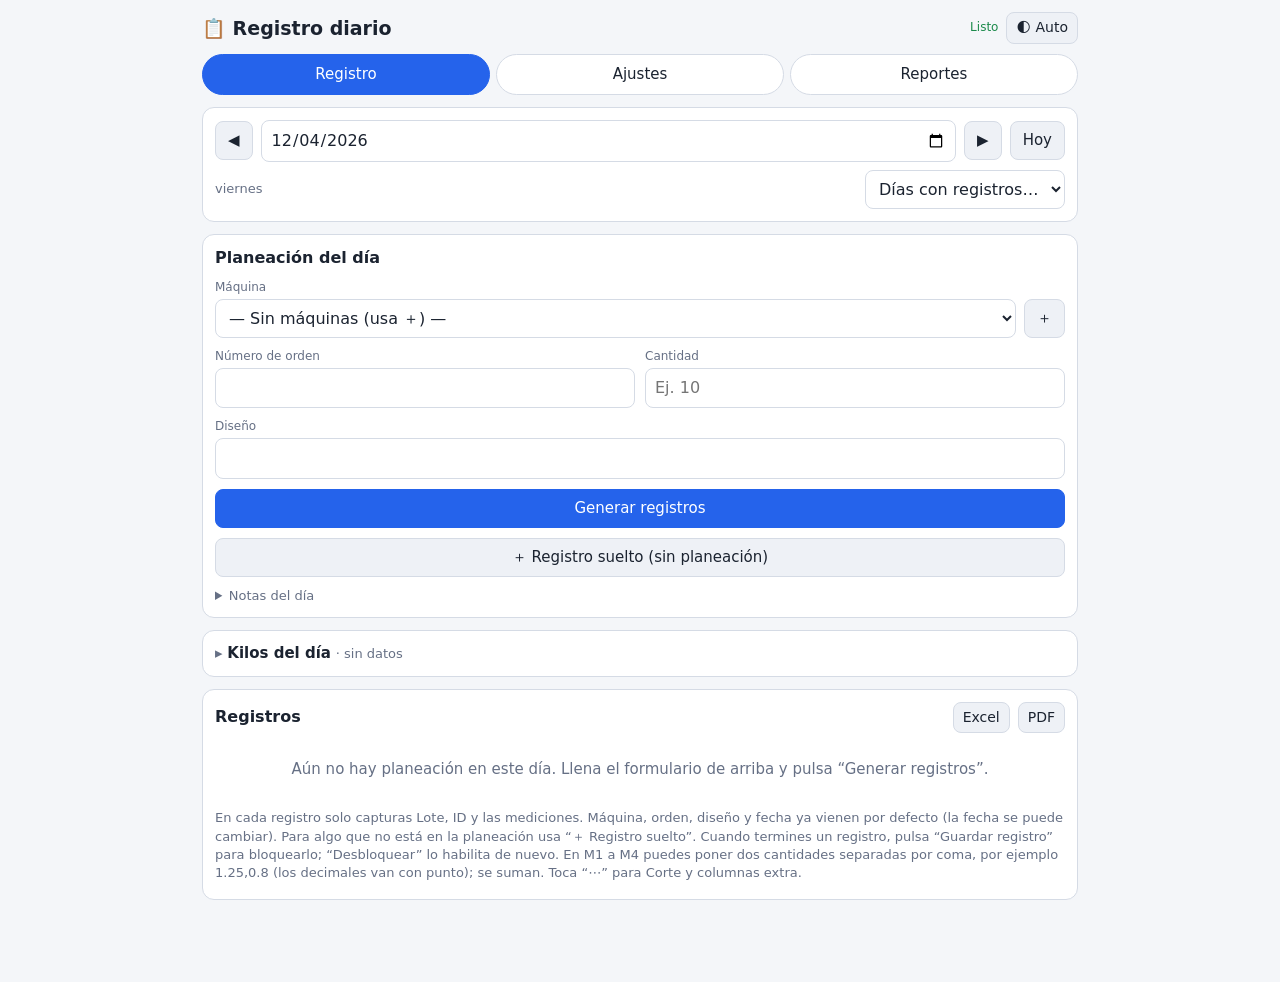
<file: index.html>
<!doctype html>
<html lang="es">
<head>
<meta charset="utf-8">
<meta name="viewport" content="width=device-width, initial-scale=1, viewport-fit=cover">
<title>Registro diario</title>
<style>
:root{
  --bg:#f4f6f9; --surface:#ffffff; --surface2:#eef1f6; --text:#1b2330; --muted:#667085;
  --border:#d5dbe5; --accent:#2563eb; --accent-text:#ffffff; --danger:#c62828; --ok:#1b8a4b; --neto:#7a4cc2;
  color-scheme:light;
  box-sizing:border-box;
  padding-top:env(safe-area-inset-top,0px);
  padding-bottom:env(safe-area-inset-bottom,0px);
}
@media (prefers-color-scheme: dark){
  :root:not([data-theme="light"]){
    color-scheme:dark;
    --bg:#10141b; --surface:#181e28; --surface2:#222a37; --text:#e8ecf3; --muted:#9aa5b8;
    --border:#313b4c; --accent:#5b8def; --accent-text:#0b1220; --danger:#ff6b6b; --ok:#4cc38a; --neto:#b79cf0;
  }
}
:root[data-theme="dark"]{
  color-scheme:dark;
  --bg:#10141b; --surface:#181e28; --surface2:#222a37; --text:#e8ecf3; --muted:#9aa5b8;
  --border:#313b4c; --accent:#5b8def; --accent-text:#0b1220; --danger:#ff6b6b; --ok:#4cc38a; --neto:#b79cf0;
}
html{scroll-padding-top:env(safe-area-inset-top,0px);-webkit-text-size-adjust:100%;}
*,*::before,*::after{box-sizing:border-box;}
body{margin:0;background:var(--bg);color:var(--text);font:15px/1.4 system-ui,-apple-system,"Segoe UI",Roboto,Arial,sans-serif;-webkit-tap-highlight-color:transparent;}
.wrap{max-width:900px;margin:0 auto;padding:12px 12px 70px;}
h1{font-size:19px;margin:0;}
h2{font-size:16px;margin:0 0 10px;}
header.top{display:flex;gap:10px;align-items:center;justify-content:space-between;margin-bottom:10px;}
.status{font-size:12px;color:var(--ok);}
.tabs{display:flex;gap:6px;margin-bottom:12px;}
.tab{flex:1;border:1px solid var(--border);background:var(--surface);color:var(--text);padding:9px 6px;border-radius:999px;cursor:pointer;font:inherit;}
.tab.active{background:var(--accent);color:var(--accent-text);border-color:var(--accent);}
.card{background:var(--surface);border:1px solid var(--border);border-radius:12px;padding:12px;margin-bottom:12px;}
.row{display:flex;flex-wrap:wrap;gap:8px;align-items:center;}
.nowrap{flex-wrap:nowrap;}
.grow{flex:1 1 auto;}
button,.btn{font:inherit;border:1px solid var(--border);background:var(--surface2);color:var(--text);padding:8px 12px;border-radius:8px;cursor:pointer;touch-action:manipulation;}
button.primary{background:var(--accent);color:var(--accent-text);border-color:var(--accent);}
button.danger{color:var(--danger);}
button.danger.armed{background:var(--danger);color:#fff;border-color:var(--danger);}
button.small{padding:5px 9px;font-size:14px;}
input,select,textarea{font:inherit;font-size:16px;color:var(--text);background:var(--surface);border:1px solid var(--border);border-radius:8px;padding:8px 9px;max-width:100%;touch-action:manipulation;}
input:focus,select:focus,textarea:focus{outline:2px solid var(--accent);outline-offset:-1px;}
textarea{width:100%;min-height:90px;resize:vertical;}
label.lbl{font-size:13px;color:var(--muted);display:block;margin-bottom:4px;}
label.f{display:block;font-size:12px;color:var(--muted);min-width:0;}
label.f>input,label.f>select{display:block;width:100%;margin-top:3px;}
.hint{font-size:13px;color:var(--muted);}
.hidden{display:none !important;}
.grid2{display:grid;grid-template-columns:repeat(auto-fit,minmax(240px,1fr));gap:14px;}
.chips{display:flex;flex-wrap:wrap;gap:6px;margin:8px 0;}
.chip{display:inline-flex;align-items:center;gap:6px;background:var(--surface2);border:1px solid var(--border);border-radius:999px;padding:3px 6px 3px 10px;font-size:13px;}
.chip button{border:0;background:transparent;padding:0 4px;color:var(--danger);font-size:16px;line-height:1;}

/* barra de fecha */
.datebar input[type=date]{flex:1 1 140px;min-width:0;}

/* planeación */
.pf{display:grid;grid-template-columns:1fr 1fr;gap:10px;}
.pf .s2{grid-column:1/-1;}
.pf select{min-width:0;flex:1 1 auto;}
details.notes{margin-top:10px;}
details.notes summary{cursor:pointer;color:var(--muted);font-size:13px;}

/* grupos */
.grp{border:1px solid var(--border);border-radius:12px;background:var(--surface);margin-bottom:10px;overflow:hidden;}
.gh{display:flex;align-items:center;gap:10px;width:100%;text-align:left;border:0;border-radius:0;background:transparent;padding:12px;}
.chev{display:inline-block;transition:transform .15s;color:var(--muted);}
.grp.open .chev{transform:rotate(90deg);}
.gt{flex:1;min-width:0;display:flex;flex-direction:column;}
.t1{font-weight:600;overflow:hidden;text-overflow:ellipsis;white-space:nowrap;}
.t2{font-size:13px;color:var(--muted);overflow:hidden;text-overflow:ellipsis;white-space:nowrap;}
.gc{background:var(--surface2);border-radius:999px;padding:2px 10px;font-size:13px;white-space:nowrap;}
.gc.ok{background:var(--ok);color:#fff;}
.gb{display:none;padding:0 10px 10px;border-top:1px solid var(--border);}
.grp.open .gb{display:block;}
.ge{display:grid;grid-template-columns:1fr 1fr;gap:8px;padding:10px 0 2px;}
.ga{grid-column:1/-1;display:flex;gap:8px;justify-content:space-between;flex-wrap:wrap;}
.rec{background:var(--surface2);border-radius:10px;padding:8px;margin-top:8px;content-visibility:auto;contain-intrinsic-size:auto 170px;}
.rh{display:flex;align-items:center;gap:8px;margin-bottom:6px;}
.rn{font-weight:700;color:var(--accent);min-width:30px;}
.rh input[type=date]{width:auto;min-width:0;padding:5px 7px;}
.fl,.fl2{display:grid;grid-template-columns:1fr 1fr;gap:8px;}
.fl2{margin-top:8px;}
.fm{display:grid;grid-template-columns:1fr 1fr;gap:8px;margin-top:8px;}
.fm input{text-align:right;padding:8px 6px;}
.neto{display:none;font-size:11px;color:var(--neto);text-align:right;min-height:14px;}
body.restar-on .neto{display:block;}
.more{width:100%;margin-top:8px;}
.fl3{display:grid;grid-template-columns:1fr 1fr;gap:8px;margin-bottom:8px;}
.fl3 .s2{grid-column:1/-1;}
details.kbox>summary{cursor:pointer;list-style:none;}
details.kbox>summary::-webkit-details-marker{display:none;}
details.kbox>summary::before{content:'▸ ';color:var(--muted);}
details.kbox[open]>summary::before{content:'▾ ';}
.kt{width:100%;border-collapse:collapse;margin-top:10px;font-size:14px;}
.kt th,.kt td{padding:6px 4px;border-bottom:1px solid var(--border);text-align:right;}
.kt th:first-child,.kt td:first-child{text-align:left;}
.kt th{color:var(--muted);font-weight:600;font-size:12px;}
.kt tfoot td{font-weight:700;border-bottom:0;}
.rf{border:0;padding:0;margin:0;min-width:0;}
.savebtn{width:100%;margin-top:10px;}
.rlock{display:flex;align-items:center;justify-content:space-between;gap:8px;margin-top:10px;font-size:14px;font-weight:600;color:var(--ok);}
.rec.locked{border-left:4px solid var(--ok);}
input:disabled,select:disabled{opacity:1;-webkit-text-fill-color:var(--text);}
.rec.locked input:disabled{background:transparent;}
.ob{margin-top:8px;}
.chk{display:flex;gap:10px 18px;flex-wrap:wrap;margin-top:10px;}
.chk label{display:flex;align-items:center;gap:8px;font-size:15px;color:var(--text);cursor:pointer;padding:2px 0;}
.chk input{width:24px;height:24px;margin:0;padding:0;accent-color:var(--accent);}
.gtot,.daytot{margin-top:10px;font-size:13px;}
.daytot{background:var(--surface);border:1px solid var(--border);border-radius:12px;padding:10px 12px;}
.tl{font-weight:600;margin-right:8px;}
.tc{display:inline-block;margin-right:12px;}
.tc i{color:var(--neto);font-style:normal;}
.tc.big{font-size:15px;}
.rtot{margin-top:8px;font-size:14px;font-weight:600;text-align:right;}
.rtot:empty{display:none;}
.empty{padding:16px;text-align:center;color:var(--muted);}

#toast{position:fixed;left:50%;bottom:calc(20px + env(safe-area-inset-bottom,0px));transform:translateX(-50%);background:var(--text);color:var(--bg);padding:9px 16px;border-radius:999px;font-size:14px;opacity:0;pointer-events:none;transition:opacity .2s;max-width:90vw;z-index:50;}
#toast.show{opacity:1;}
.warn{border-color:var(--danger);}
</style>
</head>
<body>
<div class="wrap">
  <header class="top">
    <h1>📋 Registro diario</h1>
    <div class="row nowrap"><span class="status" id="status">Listo</span><button class="small" id="themeBtn" title="Cambiar tema"></button></div>
  </header>

  <nav class="tabs">
    <button class="tab active" data-tab="registro">Registro</button>
    <button class="tab" data-tab="ajustes">Ajustes</button>
    <button class="tab" data-tab="reportes">Reportes</button>
  </nav>

  <!-- ============ REGISTRO ============ -->
  <section id="tab-registro">
    <div class="card">
      <div class="row nowrap datebar">
        <button id="prevDay" title="Día anterior">◀</button>
        <input type="date" id="date">
        <button id="nextDay" title="Día siguiente">▶</button>
        <button id="todayBtn">Hoy</button>
      </div>
      <div class="row" style="margin-top:8px">
        <span class="hint" id="weekday"></span>
        <span class="grow"></span>
        <select id="dayJump" title="Ir a un día con registros" style="max-width:100%"></select>
      </div>
    </div>

    <div class="card">
      <h2>Planeación del día</h2>
      <div class="pf">
        <div class="s2">
          <label class="f" for="pMaq">Máquina</label>
          <div class="row nowrap" style="margin-top:3px">
            <select id="pMaq"></select>
            <button type="button" id="pMaqAdd" title="Agregar una máquina nueva">＋</button>
          </div>
          <div id="pMaqNew" class="row nowrap hidden" style="margin-top:6px">
            <input id="pMaqTxt" class="grow" placeholder="Nombre de la máquina" autocomplete="off" style="min-width:0">
            <button type="button" id="pMaqSave">Guardar</button>
          </div>
        </div>
        <label class="f">Número de orden<input id="pOrden" autocomplete="off"></label>
        <label class="f">Cantidad<input id="pCant" inputmode="numeric" placeholder="Ej. 10" autocomplete="off"></label>
        <label class="f s2">Diseño<input id="pDis" list="dl-diseno" autocomplete="off"></label>
        <button type="button" class="primary s2" id="pAdd">Generar registros</button>
        <button type="button" class="s2" id="pLoose">＋ Registro suelto (sin planeación)</button>
      </div>
      <details class="notes" id="notesBox">
        <summary>Notas del día</summary>
        <textarea id="notes" placeholder="Notas del día (opcional)…" style="margin-top:8px"></textarea>
      </details>
    </div>

    <details class="card kbox" id="kilosBox">
      <summary><b>Kilos del día</b> <span class="hint" id="kilosSum"></span></summary>
      <div id="kilosTot" class="gtot"></div>
      <div id="kilosTbl"></div>
    </details>

    <div class="card" style="padding-bottom:4px">
      <div class="row" style="margin-bottom:10px">
        <h2 style="margin:0">Registros</h2>
        <span class="grow"></span>
        <button class="small" id="quickXlsx">Excel</button>
        <button class="small" id="quickPdf">PDF</button>
      </div>
      <div class="hint" id="restarNote" style="margin-bottom:8px"></div>
      <div id="groups"></div>
      <div class="empty" id="emptyMsg">Aún no hay planeación en este día. Llena el formulario de arriba y pulsa “Generar registros”.</div>
      <p class="hint">En cada registro solo capturas Lote, ID y las mediciones. Máquina, orden, diseño y fecha ya vienen por defecto (la fecha se puede cambiar). Para algo que no está en la planeación usa “＋ Registro suelto”. Cuando termines un registro, pulsa “Guardar registro” para bloquearlo; “Desbloquear” lo habilita de nuevo. En M1 a M4 puedes poner dos cantidades separadas por coma, por ejemplo 1.25,0.8 (los decimales van con punto); se suman. Toca “⋯” para Corte y columnas extra.</p>
    </div>
  </section>

  <!-- ============ AJUSTES ============ -->
  <section id="tab-ajustes" class="hidden">
    <div class="card">
      <h2>Listas de opciones</h2>
      <p class="hint">Aquí agregas las máquinas. Los diseños también se agregan solos cuando los escribes. Quitar una opción no borra lo ya registrado.</p>
      <div class="grid2" id="optionsMgr"></div>
    </div>

    <div class="card">
      <h2>Cálculo del centro</h2>
      <div class="row" style="margin-bottom:10px">
        <div>
          <label class="lbl" for="centro">Peso del centro</label>
          <input id="centro" inputmode="decimal" placeholder="Ej. 0.35" style="width:140px">
        </div>
        <div>
          <label class="lbl" for="unidad">Unidad</label>
          <input id="unidad" placeholder="kg" style="width:90px">
        </div>
      </div>
      <label class="row" style="cursor:pointer">
        <input type="checkbox" id="restar" style="width:20px;height:20px">
        <span>Se resta el centro en el apartado de M1 y M2</span>
      </label>
      <p class="hint">Cuando está activado, debajo de M1 y M2 aparece el valor neto (captura − centro). La captura original no se modifica. Si en M1 o M2 pones dos cantidades (con coma), se resta el centro por cada una. El Excel y el PDF incluyen las columnas “M1 neto” y “M2 neto”. El cálculo usa el peso del centro actual, así que si lo cambias se recalculan también los días anteriores.</p>
    </div>

    <div class="card">
      <h2>Columnas adicionales</h2>
      <p class="hint">Agrega las columnas extra que necesites. Aparecen en “⋯” de cada registro y en el Excel y el PDF.</p>
      <div id="colsMgr"></div>
      <div class="row" style="margin-top:10px">
        <input id="newColName" placeholder="Nombre de la columna" class="grow" style="min-width:150px">
        <select id="newColType">
          <option value="texto">Texto</option>
          <option value="numero">Número (con total)</option>
          <option value="lista">Lista de opciones</option>
        </select>
        <button class="primary" id="addCol">Agregar columna</button>
      </div>
    </div>
  </section>

  <!-- ============ REPORTES ============ -->
  <section id="tab-reportes" class="hidden">
    <div class="card">
      <h2>Reporte (Excel / PDF)</h2>
      <div class="row">
        <div>
          <label class="lbl" for="scope">Qué incluir</label>
          <select id="scope">
            <option value="actual">Solo el día seleccionado</option>
            <option value="todos">Todos los días</option>
            <option value="rango">Rango de fechas</option>
          </select>
        </div>
        <div id="rangeBox" class="row hidden">
          <div><label class="lbl" for="from">Desde</label><input type="date" id="from"></div>
          <div><label class="lbl" for="to">Hasta</label><input type="date" id="to"></div>
        </div>
      </div>
      <div class="row" style="margin-top:12px">
        <button class="primary" id="btnXlsx">Descargar Excel</button>
        <button class="primary" id="btnPdf">Descargar PDF</button>
      </div>
      <p class="hint">Solo se incluyen los registros que ya tienen algún dato capturado. Cada fila lleva su propia fecha.</p>
      <p class="hint" id="dlNote"></p>
    </div>

    <div class="card">
      <h2>Backup JSON</h2>
      <div class="row">
        <button class="primary" id="btnJson">Descargar backup JSON</button>
        <label class="btn" for="fileJson">Cargar backup…</label>
        <input type="file" id="fileJson" accept=".json,application/json" class="hidden">
      </div>
      <div id="jsonFallbackBox" class="hidden" style="margin-top:10px">
        <label class="lbl" for="jsonFallback">La descarga no está disponible aquí. Copia este texto y guárdalo en un archivo .json:</label>
        <textarea id="jsonFallback" readonly></textarea>
      </div>
      <details style="margin-top:12px">
        <summary class="hint" style="cursor:pointer">¿No puedes elegir el archivo? Pega el JSON aquí</summary>
        <textarea id="jsonPaste" placeholder="Pega aquí el contenido del backup…" style="margin-top:8px"></textarea>
        <button id="btnPaste" style="margin-top:8px">Cargar texto pegado</button>
      </details>
      <div id="importPanel" class="card warn hidden" style="margin-top:12px">
        <div id="importInfo" style="margin-bottom:10px"></div>
        <div class="row">
          <button class="primary" id="impMerge">Combinar con lo actual</button>
          <button class="danger" id="impReplace">Reemplazar todo</button>
          <button id="impCancel">Cancelar</button>
        </div>
        <p class="hint">Combinar: los días del backup sobrescriben los mismos días; el resto se conserva y las listas se unen. Los backups de la versión anterior también se pueden cargar: sus filas se agrupan por máquina y orden.</p>
      </div>
      <p class="hint">Los datos se guardan automáticamente en este navegador. Descarga un backup de vez en cuando por seguridad, sobre todo antes de limpiar el navegador o cambiar de equipo.</p>
    </div>
  </section>
</div>

<div id="dlbox"></div>
<div id="toast"></div>

<script>
(function(){
'use strict';

/* ---------- utilidades ---------- */
const $ = id => document.getElementById(id);
const pad = n => String(n).padStart(2,'0');
function todayISO(){ const d=new Date(); return d.getFullYear()+'-'+pad(d.getMonth()+1)+'-'+pad(d.getDate()); }
function shiftISO(iso,n){ const [y,m,d]=iso.split('-').map(Number); const t=new Date(y,m-1,d+n); return t.getFullYear()+'-'+pad(t.getMonth()+1)+'-'+pad(t.getDate()); }
function fmtDate(iso){ if(!iso) return ''; const [y,m,d]=iso.split('-'); return d+'/'+m+'/'+y; }
function weekday(iso){ const [y,m,d]=iso.split('-').map(Number); return new Date(y,m-1,d).toLocaleDateString('es-MX',{weekday:'long'}); }
function validISO(s){ return typeof s==='string' && /^\d{4}-\d{2}-\d{2}$/.test(s); }
function toNum(v){ if(v===null||v===undefined) return null; const s=String(v).trim().replace(',','.'); if(s==='') return null; const n=parseFloat(s); return isNaN(n)?null:n; }
function round(n){ return Math.round(n*10000)/10000; }
function fmtN(n){ return String(Number(n.toFixed(3))); }
function uid(){ return Math.random().toString(36).slice(2,9)+Date.now().toString(36); }
function esc(s){ return String(s==null?'':s).replace(/[&<>"']/g,c=>({'&':'&amp;','<':'&lt;','>':'&gt;','"':'&quot;',"'":'&#39;'}[c])); }
function has(v){ return v!==null&&v!==undefined&&String(v).trim()!==''; }
let toastT;
function toast(msg){ const t=$('toast'); t.textContent=msg; t.classList.add('show'); clearTimeout(toastT); toastT=setTimeout(()=>t.classList.remove('show'),2600); }
function arm(btn,txt,ok){
  if(btn.dataset.armed){ clearTimeout(btn._t); delete btn.dataset.armed; btn.classList.remove('armed'); btn.textContent=btn._orig; ok(); return; }
  btn.dataset.armed='1'; btn._orig=btn.textContent; btn.textContent=txt; btn.classList.add('armed');
  btn._t=setTimeout(()=>{ delete btn.dataset.armed; btn.textContent=btn._orig; btn.classList.remove('armed'); },3000);
}

/* ---------- modelo y guardado ---------- */
/* día = { notes:'', groups:[ {k,maquina,orden,diseno,recs:[ {k,fecha,lote,id,m1..m4,corte,obs,x} ]} ] }
   La cantidad de una planeación es recs.length. */
const K_META='rd2_meta', K_DAY='rd2_d_', K_V1='registro_diario_v1';
const BASE=['maquina','diseno'];
const BASE_LABEL={maquina:'Máquinas',diseno:'Diseños'};
const MAXQ=200, CHUNK=30;

function customLists(){ return state.customCols.filter(c=>c.type==='lista').map(c=>'c_'+c.id); }
function allKinds(){ return BASE.concat(customLists()); }
function kindLabel(k){ if(BASE_LABEL[k]) return BASE_LABEL[k]; const c=state.customCols.find(x=>'c_'+x.id===k); return c?c.name:k; }
function defaults(){ return {settings:{centro:'',unidad:'kg',restar:false,theme:'auto'}, options:{maquina:[],diseno:[]}, days:{}, customCols:[]}; }

function normRec(r,dk){
  r=r||{};
  return {k:r.k||uid(), fecha:validISO(r.fecha)?r.fecha:dk, lote:String(r.lote??''), id:String(r.id??''),
    m1:String(r.m1??''), m2:String(r.m2??''), m3:String(r.m3??''), m4:String(r.m4??''),
    maquina:String(r.maquina??''), orden:String(r.orden??''), diseno:String(r.diseno??''), corte:String(r.corte??''), obs:String(r.obs??''), almT:!!r.almT, almM:!!r.almM, lock:!!r.lock, x:(r.x&&typeof r.x==='object')?Object.assign({},r.x):{}};
}
function normGroup(g,dk){
  g=g||{};
  return {k:g.k||uid(), maquina:String(g.maquina??''), orden:String(g.orden??''), diseno:String(g.diseno??''), loose:!!g.loose,
    recs:(Array.isArray(g.recs)?g.recs:[]).slice(0,MAXQ).map(r=>normRec(r,dk))};
}
function normDay(d,dk){
  d=d||{}; const day={notes:'',groups:[]};
  if(Array.isArray(d.groups)){ day.notes=String(d.notes||''); day.groups=d.groups.map(g=>normGroup(g,dk)); }
  else{ /* formato anterior: plan (texto) + rows */
    day.notes=String(d.plan||'');
    const map=new Map();
    (Array.isArray(d.rows)?d.rows:[]).forEach(r=>{
      r=r||{}; const key=String(r.maquina||'')+'|'+String(r.orden||'');
      let g=map.get(key);
      if(!g){ g={k:uid(),maquina:String(r.maquina||''),orden:String(r.orden||''),diseno:'',recs:[]}; map.set(key,g); day.groups.push(g); }
      g.recs.push(normRec(r,dk));
    });
  }
  return day;
}
function normalize(o){
  const s=defaults();
  if(!o||typeof o!=='object') return s;
  if(o.settings){ s.settings.centro=o.settings.centro??''; s.settings.unidad=o.settings.unidad||'kg'; s.settings.restar=!!o.settings.restar; s.settings.theme=['light','dark'].includes(o.settings.theme)?o.settings.theme:'auto'; }
  if(Array.isArray(o.customCols)){ s.customCols=o.customCols.filter(c=>c&&c.id&&c.name).map(c=>({id:String(c.id).replace(/[^A-Za-z0-9_-]/g,''),name:String(c.name),type:['texto','numero','lista'].includes(c.type)?c.type:'texto'})); }
  if(o.options){ Object.keys(o.options).forEach(k=>{ if(Array.isArray(o.options[k])) s.options[k]=o.options[k].map(String).filter(x=>x.trim()); }); }
  s.customCols.forEach(c=>{ if(c.type==='lista'&&!s.options['c_'+c.id]) s.options['c_'+c.id]=[]; });
  if(o.days&&typeof o.days==='object'){
    Object.keys(o.days).forEach(k=>{ if(validISO(k)) s.days[k]=normDay(o.days[k],k); });
  }
  return s;
}
function load(){
  try{
    const m=localStorage.getItem(K_META), days={}; let any=false;
    for(let i=0;i<localStorage.length;i++){
      const k=localStorage.key(i);
      if(k&&k.indexOf(K_DAY)===0){ try{ days[k.slice(K_DAY.length)]=JSON.parse(localStorage.getItem(k)); any=true; }catch(e){} }
    }
    if(m||any) return {s:normalize(Object.assign({},m?JSON.parse(m):{},{days:days})),migrated:false};
    const v1=localStorage.getItem(K_V1);
    if(v1) return {s:normalize(JSON.parse(v1)),migrated:true};
  }catch(e){}
  return {s:defaults(),migrated:false};
}
let state=defaults();
let cur=todayISO();
const dirty=new Set(); let dirtyMeta=false, saveT;
function setStatus(t,bad){ const s=$('status'); s.textContent=t; s.style.color=bad?'var(--danger)':'var(--ok)'; }
function dayEmpty(d){ return !d.notes.trim() && !d.groups.length; }
function persist(){
  clearTimeout(saveT);
  try{
    if(dirtyMeta){ localStorage.setItem(K_META,JSON.stringify({app:'registro-diario',version:2,settings:state.settings,options:state.options,customCols:state.customCols})); dirtyMeta=false; }
    dirty.forEach(k=>{ const d=state.days[k]; if(d&&!dayEmpty(d)) localStorage.setItem(K_DAY+k,JSON.stringify(d)); else localStorage.removeItem(K_DAY+k); });
    dirty.clear(); setStatus('Guardado ✓');
  }catch(e){ setStatus('No se pudo guardar en el navegador: usa el backup JSON',true); }
}
function schedule(){ setStatus('Guardando…'); clearTimeout(saveT); saveT=setTimeout(persist,500); }
function touchDay(k){ dirty.add(k||cur); schedule(); }
function touchMeta(){ dirtyMeta=true; schedule(); }
function markAll(){
  dirtyMeta=true; Object.keys(state.days).forEach(k=>dirty.add(k));
  try{ for(let i=0;i<localStorage.length;i++){ const k=localStorage.key(i); if(k&&k.indexOf(K_DAY)===0) dirty.add(k.slice(K_DAY.length)); } }catch(e){}
}
function flush(){ if(dirty.size||dirtyMeta) persist(); }
window.addEventListener('pagehide',flush);
document.addEventListener('visibilitychange',()=>{ if(document.hidden) flush(); });

function ensureDay(){ if(!state.days[cur]) state.days[cur]={notes:'',groups:[]}; return state.days[cur]; }
function centro(){ return toNum(state.settings.centro)||0; }
function qty(v){
  if(v===null||v===undefined) return null;
  let sum=0,n=0;
  String(v).split(',').forEach(s=>{ s=s.trim(); if(s==='') return; const x=parseFloat(s); if(!isNaN(x)){ sum+=x; n++; } });
  return n?{sum:sum,n:n}:null;
}
function neto(v){ const q=qty(v); return q===null?null:round(q.sum-centro()*q.n); }
function recTot(r){
  let b=0,k=0,any=false;
  ['m1','m2','m3','m4'].forEach((f,i)=>{ const q=qty(r[f]); if(q){ any=true; b+=q.sum; if(i<2) k+=q.n; } });
  if(!any) return null;
  return {b:round(b), n:round(b-(state.settings.restar?centro()*k:0))};
}
function recTotTxt(r){
  const t=recTot(r); if(!t) return '';
  const u=state.settings.unidad?' '+state.settings.unidad:'';
  return 'Total bruto '+fmtN(t.b)+u+(state.settings.restar?' · Total neto '+fmtN(t.n)+u:'');
}
function netoTxt(v){ if(!state.settings.restar) return ''; const n=neto(v); return n===null?'':'Neto '+fmtN(n); }
function newRec(){ return {k:uid(),fecha:cur,lote:'',id:'',m1:'',m2:'',m3:'',m4:'',corte:'',obs:'',maquina:'',orden:'',diseno:'',almT:false,almM:false,lock:false,x:{}}; }
function captured(r){
  if(has(r.lote)||has(r.id)||has(r.m1)||has(r.m2)||has(r.m3)||has(r.m4)||has(r.corte)||has(r.obs)||r.almT||r.almM) return true;
  if(r.x) for(const k in r.x) if(has(r.x[k])) return true;
  return false;
}
function hasExtra(r){ if(has(r.corte)) return true; if(r.x) for(const k in r.x) if(has(r.x[k])) return true; return false; }

/* ---------- opciones ---------- */
function renderDL(kind){
  if(kind==='maquina') return;
  const box=$('dlbox'); let dl=document.getElementById('dl-'+kind);
  if(!dl){ dl=document.createElement('datalist'); dl.id='dl-'+kind; box.appendChild(dl); }
  dl.innerHTML=(state.options[kind]||[]).map(v=>'<option value="'+esc(v)+'"></option>').join('');
}
function renderDatalists(){ $('dlbox').innerHTML=''; allKinds().forEach(renderDL); }
function refreshMaq(){
  const sel=$('pMaq'), prev=sel.value;
  const opts=state.options.maquina||[];
  sel.innerHTML='<option value="">'+(opts.length?'— Elige máquina —':'— Sin máquinas (usa ＋) —')+'</option>'+opts.map(v=>'<option value="'+esc(v)+'">'+esc(v)+'</option>').join('');
  if(prev&&opts.indexOf(prev)>-1) sel.value=prev;
}
let regStale=false;
function addOption(kind,val){
  val=(val||'').trim(); if(!val) return false;
  if(!state.options[kind]) state.options[kind]=[];
  if(state.options[kind].some(x=>x.toLowerCase()===val.toLowerCase())) return false;
  state.options[kind].push(val);
  renderDL(kind); touchMeta();
  if(kind==='maquina'){ refreshMaq(); regStale=true; }
  return true;
}

/* ---------- registro: render ---------- */
const openSet=new Set(); const shown=new Map();
const GR=$('groups');
function gOf(k){ const d=state.days[cur]; return d?d.groups.find(g=>g.k===k):null; }
function cnt(g){ let c=0; g.recs.forEach(r=>{ if(captured(r)) c++; }); return c; }
function titleHTML(g){
  if(g.loose) return '<span class="t1">Registros sueltos</span><span class="t2">Sin planeación</span>';
  return '<span class="t1">'+(g.maquina?esc(g.maquina):'Sin máquina')+' · '+(g.orden?'Orden '+esc(g.orden):'Sin orden')+'</span>'+(g.diseno?'<span class="t2">'+esc(g.diseno)+'</span>':'');
}
function grpHTML(g){
  const c=cnt(g), n=g.recs.length;
  return '<div class="grp'+(openSet.has(g.k)?' open':'')+'" data-g="'+g.k+'"><button type="button" class="gh" data-act="toggle"><span class="chev">▸</span><span class="gt">'+titleHTML(g)+'</span><span class="gc'+(n&&c===n?' ok':'')+'">'+c+'/'+n+'</span></button><div class="gb"></div></div>';
}
function updateHead(ge,g){
  ge.querySelector('.gt').innerHTML=titleHTML(g);
  const c=cnt(g), n=g.recs.length, gc=ge.querySelector('.gc');
  gc.textContent=c+'/'+n; gc.classList.toggle('ok',n>0&&c===n);
}
function maqOpts(sel){
  const opts=state.options.maquina||[];
  let h='<option value="">—</option>'+opts.map(v=>'<option value="'+esc(v)+'"'+(v===sel?' selected':'')+'>'+esc(v)+'</option>').join('');
  if(sel&&opts.indexOf(sel)<0) h+='<option value="'+esc(sel)+'" selected>'+esc(sel)+'</option>';
  return h;
}
function editHTML(g){
  if(g.loose) return '<div class="ge"><div class="ga"><button type="button" class="small" data-act="addrec">+ registro suelto</button><button type="button" class="small danger" data-act="delgrp">🗑 Quitar sección</button></div></div>';
  return '<div class="ge">'+
    '<label class="f">Máquina<select data-gf="maquina">'+maqOpts(g.maquina)+'</select></label>'+
    '<label class="f">N.º de orden<input data-gf="orden" autocomplete="off" value="'+esc(g.orden)+'"></label>'+
    '<label class="f">Diseño<input data-gf="diseno" list="dl-diseno" autocomplete="off" value="'+esc(g.diseno)+'"></label>'+
    '<label class="f">Cantidad<input data-gf="cantidad" inputmode="numeric" value="'+g.recs.length+'"></label>'+
    '<div class="ga"><button type="button" class="small" data-act="addrec">+ registro</button><button type="button" class="small danger" data-act="delgrp">🗑 Quitar planeación</button></div>'+
  '</div>';
}
function extrasHTML(r){
  let h='<div class="fl2"><label class="f">Corte<input data-f="corte" autocomplete="off" value="'+esc(r.corte)+'"></label>';
  state.customCols.forEach(c=>{
    const v=(r.x&&r.x[c.id])||'';
    h+='<label class="f">'+esc(c.name)+'<input data-f="x:'+c.id+'"'+(c.type==='numero'?' inputmode="decimal"':'')+(c.type==='lista'?' list="dl-c_'+c.id+'" autocomplete="off"':'')+' value="'+esc(v)+'"></label>';
  });
  return h+'</div>';
}
function looseHTML(r){
  return '<div class="fl3"><label class="f">Máquina<select data-f="maquina">'+maqOpts(r.maquina)+'</select></label>'+
    '<label class="f">N.º de orden<input data-f="orden" autocomplete="off" value="'+esc(r.orden)+'"></label>'+
    '<label class="f s2">Diseño<input data-f="diseno" list="dl-diseno" autocomplete="off" value="'+esc(r.diseno)+'"></label></div>';
}
function recHTML(r,i,g){
  const m=(f,L,dec)=>'<label class="f">'+L+'<input data-f="'+f+'" inputmode="text" autocapitalize="off" autocorrect="off" spellcheck="false" autocomplete="off" value="'+esc(r[f])+'">'+(dec?'<span class="neto">'+netoTxt(r[f])+'</span>':'')+'</label>';
  return '<div class="rec'+(r.lock?' locked':'')+'" data-r="'+r.k+'"><fieldset class="rf"'+(r.lock?' disabled':'')+'>'+
    '<div class="rh"><span class="rn">#'+(i+1)+'</span><input type="date" data-f="fecha" aria-label="Fecha" value="'+esc(r.fecha)+'"><span class="grow"></span>'+
      '<button type="button" class="small" data-act="more" title="Corte y columnas extra">⋯</button>'+
      '<button type="button" class="small danger" data-act="delrec" title="Quitar registro">🗑</button></div>'+
    (g&&g.loose?looseHTML(r):'')+
    '<div class="fl"><label class="f">Lote<input data-f="lote" autocomplete="off" value="'+esc(r.lote)+'"></label>'+
      '<label class="f">ID<input data-f="id" autocomplete="off" value="'+esc(r.id)+'"></label></div>'+
    '<div class="fm">'+m('m1','M1',true)+m('m2','M2',true)+m('m3','M3')+m('m4','M4')+'</div>'+
    '<div class="rtot">'+recTotTxt(r)+'</div>'+
    '<label class="f ob">Observaciones<input data-f="obs" autocomplete="off" value="'+esc(r.obs)+'"></label>'+
    '<div class="chk"><label><input type="checkbox" data-f="almT"'+(r.almT?' checked':'')+'> Almacén tintas</label><label><input type="checkbox" data-f="almM"'+(r.almM?' checked':'')+'> Almacén MP</label></div>'+
    '<div class="fx">'+(hasExtra(r)?extrasHTML(r):'')+'</div>'+
  '</fieldset>'+
  (r.lock?'<div class="rlock"><span>🔒 Registro guardado</span><button type="button" class="small" data-act="unlock">🔓 Desbloquear</button></div>'
         :'<button type="button" class="primary savebtn" data-act="lock">✓ Guardar registro</button>')+
  '</div>';
}
function totals(recs){
  const t={m:[0,0,0,0],n:[0,0,0,0],x:{},b:0,net:0,any:false};
  const nums=state.customCols.filter(c=>c.type==='numero');
  recs.forEach(r=>{
    for(let i=0;i<4;i++){ const q=qty(r['m'+(i+1)]); if(q){ t.m[i]+=q.sum; t.n[i]+=q.n; } }
    const rt=recTot(r); if(rt){ t.any=true; t.b+=rt.b; t.net+=rt.n; }
    nums.forEach(c=>{ const v=toNum(r.x&&r.x[c.id]); if(v!==null){ (t.x[c.id]=t.x[c.id]||{s:0}).s+=v; } });
  });
  t.b=round(t.b); t.net=round(t.net);
  return t;
}
function totHTML(t){
  const u=esc(state.settings.unidad||''); let h='';
  for(let i=0;i<4;i++){
    if(!t.n[i]) continue;
    h+='<span class="tc"><b>M'+(i+1)+'</b> '+fmtN(t.m[i])+(state.settings.restar&&i<2?' <i>(neto '+fmtN(t.m[i]-centro()*t.n[i])+' '+u+')</i>':'')+'</span>';
  }
  if(t.any){
    h+='<span class="tc big"><b>Total bruto</b> '+fmtN(t.b)+' '+u+'</span>';
    if(state.settings.restar) h+='<span class="tc big"><b>Total neto</b> '+fmtN(t.net)+' '+u+'</span>';
  }
  state.customCols.forEach(c=>{ if(t.x[c.id]) h+='<span class="tc"><b>'+esc(c.name)+'</b> '+fmtN(t.x[c.id].s)+'</span>'; });
  return h?'<span class="tl">Totales</span>'+h:'';
}
function updateGTot(ge,g){ const el=ge.querySelector('.gtot'); if(el) el.innerHTML=totHTML(totals(g.recs)); }
function updateDayTotals(){
  const d=state.days[cur], byM=new Map(), recs=[];
  if(d) d.groups.forEach(g=>g.recs.forEach(r=>{
    const rt=recTot(r); if(!rt) return; recs.push(r);
    const m=String((g.loose?r.maquina:g.maquina)||'').trim()||'Sin máquina';
    let o=byM.get(m); if(!o){ o={n:0,b:0,net:0}; byM.set(m,o); }
    o.n++; o.b+=rt.b; o.net+=rt.n;
  }));
  const t=totals(recs), rs=state.settings.restar, u=state.settings.unidad||'';
  $('kilosSum').textContent=t.any?('· Bruto '+fmtN(t.b)+' '+u+(rs?' · Neto '+fmtN(t.net)+' '+u:'')):'· sin datos';
  $('kilosTot').innerHTML=totHTML(t);
  let h='';
  if(byM.size){
    h='<table class="kt"><thead><tr><th>Máquina</th><th>Reg.</th><th>Bruto ('+esc(u)+')</th>'+(rs?'<th>Neto ('+esc(u)+')</th>':'')+'</tr></thead><tbody>';
    byM.forEach((o,m)=>{ h+='<tr><td>'+esc(m)+'</td><td>'+o.n+'</td><td>'+fmtN(round(o.b))+'</td>'+(rs?'<td>'+fmtN(round(o.net))+'</td>':'')+'</tr>'; });
    h+='</tbody><tfoot><tr><td>Total</td><td>'+recs.length+'</td><td>'+fmtN(t.b)+'</td>'+(rs?'<td>'+fmtN(t.net)+'</td>':'')+'</tr></tfoot></table>';
  }
  $('kilosTbl').innerHTML=h;
}
function fillBody(ge,g){
  const gb=ge.querySelector('.gb');
  const n=g.recs.length, show=Math.min(n,Math.max(shown.get(g.k)||0,CHUNK));
  let h=editHTML(g)+'<div class="recs">';
  if(!n) h+='<div class="hint" style="padding:10px 0">Sin registros. Usa “+ registro”.</div>';
  for(let i=0;i<show;i++) h+=recHTML(g.recs[i],i,g);
  h+='</div>';
  if(show<n) h+='<button type="button" class="more" data-act="showmore">Mostrar '+Math.min(CHUNK,n-show)+' más ('+(n-show)+' restantes)</button>';
  h+='<div class="gtot"></div>';
  gb.innerHTML=h; gb.dataset.f='1';
  updateGTot(ge,g);
}
function renderGroups(){
  const d=state.days[cur], gs=d?d.groups:[];
  GR.innerHTML=gs.map(grpHTML).join('');
  gs.forEach(g=>{ if(openSet.has(g.k)){ const ge=GR.querySelector('[data-g="'+g.k+'"]'); if(ge) fillBody(ge,g); } });
  $('emptyMsg').classList.toggle('hidden',gs.length>0);
  updateDayTotals();
  regStale=false;
}
function dayHas(d){ return d&&(d.groups.length||d.notes.trim()); }
function renderDayJump(){
  const sel=$('dayJump');
  let h='<option value="">Días con registros…</option>';
  Object.keys(state.days).filter(k=>dayHas(state.days[k])).sort().reverse().forEach(k=>{
    const n=state.days[k].groups.reduce((a,g)=>a+g.recs.length,0);
    h+='<option value="'+k+'">'+fmtDate(k)+' ('+n+' reg.)</option>';
  });
  sel.innerHTML=h; sel.value='';
}
function applyRestarUI(){
  document.body.classList.toggle('restar-on',!!state.settings.restar);
  $('restarNote').textContent=state.settings.restar?('Se resta el centro ('+centro()+' '+(state.settings.unidad||'')+') en M1 y M2.'):'';
}
function renderAll(){
  $('date').value=cur;
  $('weekday').textContent=weekday(cur);
  const d=state.days[cur]; const notes=d?d.notes:'';
  $('notes').value=notes; $('notesBox').open=!!notes.trim();
  applyRestarUI(); refreshMaq(); renderGroups(); renderDayJump();
}

/* ---------- eventos del registro (delegados) ---------- */
function ctx(t){
  const ge=t.closest('.grp'); if(!ge) return null;
  const g=gOf(ge.dataset.g); if(!g) return null;
  const re=t.closest('.rec');
  return {ge:ge,g:g,re:re,r:re?g.recs.find(x=>x.k===re.dataset.r):null};
}
GR.addEventListener('input',e=>{
  const t=e.target, c=ctx(t); if(!c) return;
  const f=t.dataset.f, gf=t.dataset.gf;
  if(f&&c.r){
    const val=t.type==='checkbox'?t.checked:t.value;
    if(f.slice(0,2)==='x:'){ if(!c.r.x) c.r.x={}; c.r.x[f.slice(2)]=val; }
    else c.r[f]=val;
    touchDay();
    if(/^m[1-4]$/.test(f)){
      if(f==='m1'||f==='m2'){ const s=t.parentNode.querySelector('.neto'); if(s) s.textContent=netoTxt(c.r[f]); }
      const rt=c.re.querySelector('.rtot'); if(rt) rt.textContent=recTotTxt(c.r);
    }
    if(f!=='fecha'){ updateGTot(c.ge,c.g); updateHead(c.ge,c.g); updateDayTotals(); }
  }else if(gf&&gf!=='cantidad'){
    c.g[gf]=t.value; touchDay(); updateHead(c.ge,c.g);
  }
});
GR.addEventListener('change',e=>{
  const t=e.target, c=ctx(t); if(!c) return;
  const f=t.dataset.f, gf=t.dataset.gf;
  if(f){
    if(f==='diseno'){ addOption('diseno',t.value); }
    else if(f.slice(0,2)==='x:'){ const col=state.customCols.find(x=>x.id===f.slice(2)); if(col&&col.type==='lista'&&addOption('c_'+col.id,t.value)) toast('Agregado a la lista: '+t.value.trim()); }
  }else if(gf==='diseno'){ addOption('diseno',t.value); }
  else if(gf==='cantidad'){ setCount(c.ge,c.g,parseInt(t.value,10),t); }
});
function setCount(ge,g,n,input){
  if(!isFinite(n)||n<1){ input.value=g.recs.length; toast('La cantidad debe ser 1 o más'); return; }
  if(n>MAXQ){ n=MAXQ; toast('Máximo '+MAXQ+' registros por planeación'); }
  const before=g.recs.length;
  if(n>before){ for(let i=before;i<n;i++) g.recs.push(newRec()); }
  else if(n<before){
    const want=before-n; let removed=0;
    while(removed<want&&g.recs.length&&!captured(g.recs[g.recs.length-1])){ g.recs.pop(); removed++; }
    if(removed<want) toast(removed?('Solo se quitaron '+removed+': los demás tienen datos. Bórralos con 🗑'):'Esos registros tienen datos. Bórralos con 🗑');
  }
  touchDay(); fillBody(ge,g); updateHead(ge,g); updateDayTotals(); renderDayJump();
}
function relock(c){ touchDay(); c.re.outerHTML=recHTML(c.r,c.g.recs.indexOf(c.r),c.g); }
GR.addEventListener('click',e=>{
  const b=e.target.closest('[data-act]'); if(!b) return;
  const c=ctx(b); if(!c) return;
  switch(b.dataset.act){
    case 'toggle':{
      const open=c.ge.classList.toggle('open');
      if(open){ openSet.add(c.g.k); if(!c.ge.querySelector('.gb').dataset.f) fillBody(c.ge,c.g); }
      else openSet.delete(c.g.k);
      break;
    }
    case 'showmore':
      shown.set(c.g.k,Math.max(shown.get(c.g.k)||0,CHUNK)+CHUNK); fillBody(c.ge,c.g); break;
    case 'more':{
      if(!c.r) break;
      const fx=c.re.querySelector('.fx');
      if(!fx.firstChild){ fx.innerHTML=extrasHTML(c.r); fx.classList.remove('hidden'); } else fx.classList.toggle('hidden');
      break;
    }
    case 'addrec':{
      if(c.g.recs.length>=MAXQ){ toast('Máximo '+MAXQ+' registros por planeación'); break; }
      c.g.recs.push(newRec()); shown.set(c.g.k,c.g.recs.length);
      touchDay(); fillBody(c.ge,c.g); updateHead(c.ge,c.g); updateDayTotals(); renderDayJump();
      break;
    }
    case 'delrec':
      if(!c.r) break;
      arm(b,'¿Quitar?',()=>{
        c.g.recs=c.g.recs.filter(x=>x!==c.r);
        touchDay(); fillBody(c.ge,c.g); updateHead(c.ge,c.g); updateDayTotals(); renderDayJump();
      });
      break;
    case 'lock':
      if(!c.r) break;
      if(!captured(c.r)){ toast('Captura algo antes de guardar el registro'); break; }
      c.r.lock=true; relock(c); toast('Registro guardado y bloqueado');
      break;
    case 'unlock':
      if(!c.r) break;
      arm(b,'¿Seguro? Toca otra vez',()=>{ c.r.lock=false; relock(c); });
      break;
    case 'delgrp':
      if(c.g.recs.some(x=>x.lock)){ toast('Desbloquea los registros guardados para quitar la planeación'); break; }
      arm(b,'¿Quitar con '+c.g.recs.length+' registros?',()=>{
        const d=state.days[cur]; d.groups=d.groups.filter(x=>x!==c.g);
        openSet.delete(c.g.k); shown.delete(c.g.k);
        touchDay(); renderGroups(); renderDayJump();
      });
      break;
  }
});

/* ---------- planeación: formulario ---------- */
$('pMaqAdd').addEventListener('click',()=>{ $('pMaqNew').classList.toggle('hidden'); if(!$('pMaqNew').classList.contains('hidden')) $('pMaqTxt').focus(); });
function saveMaq(){
  const v=$('pMaqTxt').value.trim(); if(!v){ toast('Escribe el nombre de la máquina'); return; }
  const added=addOption('maquina',v);
  const opt=(state.options.maquina||[]).find(x=>x.toLowerCase()===v.toLowerCase());
  refreshMaq(); if(opt) $('pMaq').value=opt;
  $('pMaqTxt').value=''; $('pMaqNew').classList.add('hidden');
  toast(added?'Máquina agregada: '+v:'Esa máquina ya existía');
}
$('pMaqSave').addEventListener('click',saveMaq);
$('pMaqTxt').addEventListener('keydown',e=>{ if(e.key==='Enter'){ e.preventDefault(); saveMaq(); } });
$('pAdd').addEventListener('click',()=>{
  let n=parseInt($('pCant').value,10);
  if(!isFinite(n)||n<1){ toast('Escribe la cantidad (1 o más)'); $('pCant').focus(); return; }
  if(n>MAXQ){ n=MAXQ; toast('Máximo '+MAXQ+' registros por planeación'); }
  const maq=$('pMaq').value, ord=$('pOrden').value.trim(), dis=$('pDis').value.trim();
  if(!maq&&!ord&&!dis){ toast('Elige una máquina o escribe orden o diseño'); return; }
  const g={k:uid(),maquina:maq,orden:ord,diseno:dis,recs:[]};
  for(let i=0;i<n;i++) g.recs.push(newRec());
  ensureDay().groups.push(g);
  if(dis) addOption('diseno',dis);
  openSet.add(g.k); touchDay(); renderGroups(); renderDayJump();
  $('pOrden').value=''; $('pDis').value=''; $('pCant').value='';
  const el=GR.querySelector('[data-g="'+g.k+'"]'); if(el) el.scrollIntoView({block:'start'});
  toast(n+' registro'+(n===1?'':'s')+' generado'+(n===1?'':'s'));
});
$('pLoose').addEventListener('click',()=>{
  const d=ensureDay(); let g=d.groups.find(x=>x.loose);
  if(!g){ g={k:uid(),maquina:'',orden:'',diseno:'',loose:true,recs:[]}; d.groups.push(g); }
  if(g.recs.length>=MAXQ){ toast('Máximo '+MAXQ+' registros sueltos por día'); return; }
  g.recs.push(newRec()); shown.set(g.k,g.recs.length); openSet.add(g.k);
  touchDay(); renderGroups(); renderDayJump();
  const el=GR.querySelector('[data-g="'+g.k+'"]');
  if(el){ const rs=el.querySelectorAll('.rec'); if(rs.length) rs[rs.length-1].scrollIntoView({block:'center'}); }
  toast('Registro suelto agregado');
});
$('notes').addEventListener('input',e=>{ ensureDay().notes=e.target.value; touchDay(); });
$('notes').addEventListener('change',renderDayJump);

/* ---------- navegación de días ---------- */
function goDay(iso){ if(!iso) return; cur=iso; renderAll(); }
$('date').addEventListener('change',e=>goDay(e.target.value));
$('prevDay').addEventListener('click',()=>goDay(shiftISO(cur,-1)));
$('nextDay').addEventListener('click',()=>goDay(shiftISO(cur,1)));
$('todayBtn').addEventListener('click',()=>goDay(todayISO()));
$('dayJump').addEventListener('change',e=>goDay(e.target.value));

/* ---------- ajustes ---------- */
function renderOptionsMgr(){
  const box=$('optionsMgr'); box.innerHTML='';
  allKinds().forEach(kind=>{
    if(!state.options[kind]) state.options[kind]=[];
    const wrap=document.createElement('div');
    const h=document.createElement('label'); h.className='lbl'; h.textContent=kindLabel(kind); wrap.appendChild(h);
    const chips=document.createElement('div'); chips.className='chips';
    if(!state.options[kind].length){ const e=document.createElement('span'); e.className='hint'; e.textContent='Sin opciones todavía'; chips.appendChild(e); }
    state.options[kind].forEach((v,i)=>{
      const c=document.createElement('span'); c.className='chip';
      const t=document.createElement('span'); t.textContent=v;
      const x=document.createElement('button'); x.textContent='×'; x.title='Quitar'; x.setAttribute('aria-label','Quitar '+v);
      x.addEventListener('click',()=>{ state.options[kind].splice(i,1); renderDL(kind); if(kind==='maquina') refreshMaq(); regStale=true; renderOptionsMgr(); touchMeta(); });
      c.appendChild(t); c.appendChild(x); chips.appendChild(c);
    });
    wrap.appendChild(chips);
    const r=document.createElement('div'); r.className='row nowrap';
    const inp=document.createElement('input'); inp.placeholder='Nueva opción'; inp.className='grow'; inp.style.minWidth='0'; inp.autocomplete='off';
    const b=document.createElement('button'); b.textContent='Agregar';
    const go=()=>{ if(addOption(kind,inp.value)){ inp.value=''; renderOptionsMgr(); } else if(inp.value.trim()) toast('Esa opción ya existe'); };
    b.addEventListener('click',go);
    inp.addEventListener('keydown',e=>{ if(e.key==='Enter'){ e.preventDefault(); go(); } });
    r.appendChild(inp); r.appendChild(b); wrap.appendChild(r);
    box.appendChild(wrap);
  });
}
function renderColsMgr(){
  const box=$('colsMgr'); box.innerHTML='';
  if(!state.customCols.length){ const e=document.createElement('div'); e.className='hint'; e.textContent='Sin columnas adicionales todavía.'; box.appendChild(e); return; }
  const tl={texto:'Texto',numero:'Número',lista:'Lista'};
  state.customCols.forEach((c,idx)=>{
    const row=document.createElement('div'); row.className='row'; row.style.marginBottom='6px';
    const inp=document.createElement('input'); inp.value=c.name; inp.className='grow'; inp.style.minWidth='0'; inp.setAttribute('aria-label','Nombre de la columna');
    inp.addEventListener('change',()=>{ const v=inp.value.trim(); if(!v){ inp.value=c.name; return; } c.name=v; regStale=true; touchMeta(); renderOptionsMgr(); });
    const t=document.createElement('span'); t.className='hint'; t.textContent=tl[c.type];
    const del=document.createElement('button'); del.className='small danger'; del.textContent='Quitar';
    del.addEventListener('click',()=>arm(del,'¿Borrar columna y sus datos?',()=>{
      state.customCols.splice(idx,1);
      Object.keys(state.days).forEach(k=>{ state.days[k].groups.forEach(g=>g.recs.forEach(r=>{ if(r.x) delete r.x[c.id]; })); dirty.add(k); });
      delete state.options['c_'+c.id];
      regStale=true; touchMeta(); renderDatalists(); renderSettings(); toast('Columna eliminada');
    }));
    row.appendChild(inp); row.appendChild(t); row.appendChild(del); box.appendChild(row);
  });
}
function addCol(){
  const name=$('newColName').value.trim();
  if(!name){ toast('Escribe el nombre de la columna'); return; }
  const col={id:uid().replace(/[^A-Za-z0-9_-]/g,''),name:name,type:$('newColType').value};
  state.customCols.push(col);
  if(col.type==='lista') state.options['c_'+col.id]=[];
  $('newColName').value=''; regStale=true; touchMeta(); renderDatalists(); renderSettings(); toast('Columna agregada: '+name);
}
$('addCol').addEventListener('click',addCol);
$('newColName').addEventListener('keydown',e=>{ if(e.key==='Enter'){ e.preventDefault(); addCol(); } });
function renderSettings(){
  $('centro').value=state.settings.centro; $('unidad').value=state.settings.unidad; $('restar').checked=!!state.settings.restar;
  renderOptionsMgr(); renderColsMgr();
}
function settingsChanged(){ touchMeta(); applyRestarUI(); regStale=true; }
$('centro').addEventListener('input',e=>{ state.settings.centro=e.target.value; settingsChanged(); });
$('unidad').addEventListener('input',e=>{ state.settings.unidad=e.target.value; settingsChanged(); });
$('restar').addEventListener('change',e=>{ state.settings.restar=e.target.checked; settingsChanged(); });

/* ---------- tema ---------- */
const THEMES=['auto','light','dark'], TL={auto:'🌓 Auto',light:'☀️ Claro',dark:'🌙 Oscuro'};
function applyTheme(){
  const t=THEMES.indexOf(state.settings.theme)>-1?state.settings.theme:'auto';
  if(t==='auto') document.documentElement.removeAttribute('data-theme'); else document.documentElement.setAttribute('data-theme',t);
  $('themeBtn').textContent=TL[t];
}
$('themeBtn').addEventListener('click',()=>{
  const i=THEMES.indexOf(state.settings.theme); state.settings.theme=THEMES[(i+1)%THEMES.length];
  applyTheme(); touchMeta();
});

/* ---------- pestañas ---------- */
document.querySelectorAll('.tab').forEach(b=>b.addEventListener('click',()=>{
  const tab=b.dataset.tab;
  document.querySelectorAll('.tab').forEach(x=>x.classList.toggle('active',x===b));
  ['registro','ajustes','reportes'].forEach(t=>$('tab-'+t).classList.toggle('hidden',t!==tab));
  if(tab==='ajustes') renderSettings();
  if(tab==='registro'&&regStale){ refreshMaq(); renderGroups(); }
  if(tab==='reportes') updateDlUI();
}));

/* ---------- carga perezosa de librerías ---------- */
const libs={};
function loadScript(src){
  if(libs[src]) return libs[src];
  return libs[src]=new Promise((res,rej)=>{
    const s=document.createElement('script'); s.src=src; s.onload=res;
    s.onerror=()=>{ delete libs[src]; rej(new Error('No se pudo cargar la librería. Revisa tu conexión.')); };
    document.head.appendChild(s);
  });
}
const CDN='https://cdnjs.cloudflare.com/ajax/libs/';
async function needXlsx(){ if(typeof XLSX==='undefined') await loadScript(CDN+'xlsx/0.18.5/xlsx.full.min.js'); }
async function needPdf(){
  if(!(window.jspdf&&window.jspdf.jsPDF)) await loadScript(CDN+'jspdf/2.5.1/jspdf.umd.min.js');
  await loadScript(CDN+'jspdf-autotable/3.5.31/jspdf.plugin.autotable.min.js');
}

/* ---------- descargas ---------- */
let dl=null;
function updateDlUI(){ $('dlNote').textContent=dl?'':'La descarga de archivos no está disponible en esta vista; abre el artefacto desde claude.ai para exportar.'; }
if(window.claude&&typeof claude.use==='function'){
  claude.use('downloads').then(m=>{ dl=m; updateDlUI(); }).catch(()=>{ updateDlUI(); });
}
async function saveFile(name,data){
  if(!dl){ toast('La descarga no está disponible en esta vista'); return false; }
  try{ await dl.save({filename:name,data:data}); toast('Archivo listo'); return true; }
  catch(e){ if(e&&e.code==='declined') return false; toast('No se pudo descargar: '+((e&&e.message)||e)); return false; }
}

/* ---------- reportes ---------- */
$('scope').addEventListener('change',()=>{
  $('rangeBox').classList.toggle('hidden',$('scope').value!=='rango');
  if($('scope').value==='rango'){ if(!$('from').value) $('from').value=cur; if(!$('to').value) $('to').value=cur; }
});
function daysForScope(quick){
  const sc=quick?'actual':$('scope').value;
  if(sc==='actual') return [cur];
  const keys=Object.keys(state.days).filter(k=>dayHas(state.days[k])).sort();
  if(sc==='todos') return keys;
  const f=$('from').value||'0000-00-00', t=$('to').value||'9999-99-99';
  return keys.filter(k=>k>=f&&k<=t);
}
function scopeLabel(days,quick){
  const sc=quick?'actual':$('scope').value;
  if(sc==='actual') return cur;
  if(!days.length) return 'vacio';
  return days[0]+'_a_'+days[days.length-1];
}
function flat(days){
  const out=[];
  days.forEach(dk=>{ const d=state.days[dk]; if(!d) return; d.groups.forEach(g=>g.recs.forEach((r,i)=>{ if(captured(r)) out.push({dk:dk,g:g,r:r,i:i}); })); });
  return out;
}
function cols(){
  const c=['Fecha','Máquina','N.º de orden','Diseño','N.º','Lote','ID','M1','M2','M3','M4'];
  if(state.settings.restar) c.push('M1 neto','M2 neto');
  c.push('Total bruto'); if(state.settings.restar) c.push('Total neto');
  c.push('Corte','Observaciones','Almacén tintas','Almacén MP');
  state.customCols.forEach(col=>c.push(col.name));
  return c;
}
function nb(v){ const n=toNum(v); return n===null?'':n; }
function nm(v){ const q=qty(v); return q?round(q.sum):''; }
function rowVals(it){
  const g=it.g, r=it.r;
  const I=g.loose?r:g; const a=[fmtDate(r.fecha||it.dk),I.maquina,I.orden,I.diseno,it.i+1,r.lote,r.id,nm(r.m1),nm(r.m2),nm(r.m3),nm(r.m4)];
  if(state.settings.restar){ const a1=neto(r.m1), a2=neto(r.m2); a.push(a1===null?'':a1,a2===null?'':a2); }
  const tt=recTot(r); a.push(tt?tt.b:''); if(state.settings.restar) a.push(tt?tt.n:'');
  a.push(r.corte,r.obs,r.almT?'Sí':'',r.almM?'Sí':'');
  state.customCols.forEach(col=>{ const v=r.x?r.x[col.id]:''; a.push(col.type==='numero'?nb(v):(v||'')); });
  return a;
}
function totalsRow(items){
  const t=totals(items.map(it=>it.r)), rs=state.settings.restar;
  const row=['Totales','','','','','',''];
  for(let i=0;i<4;i++) row.push(t.n[i]?round(t.m[i]):'');
  if(rs) for(let i=0;i<2;i++) row.push(t.n[i]?round(t.m[i]-centro()*t.n[i]):'');
  row.push(t.any?t.b:''); if(rs) row.push(t.any?t.net:'');
  row.push('','','','');
  state.customCols.forEach(col=>{ row.push(col.type==='numero'&&t.x[col.id]?round(t.x[col.id].s):''); });
  return row;
}
function infoLine(){ return state.settings.restar?('Centro restado en M1 y M2: '+centro()+' '+(state.settings.unidad||'')):''; }

async function exportXlsx(quick){
  const days=daysForScope(quick);
  if(!days.length){ toast('No hay datos en ese rango'); return; }
  toast('Preparando Excel…');
  try{ await needXlsx(); }catch(e){ toast(e.message); return; }
  const wb=XLSX.utils.book_new();
  const head=cols(); const aoa=[head];
  flat(days).forEach(it=>aoa.push(rowVals(it)));
  const ws=XLSX.utils.aoa_to_sheet(aoa);
  ws['!cols']=head.map(h=>({wch: h==='Observaciones'?40: h==='N.º de orden'?16: h==='Diseño'?22: h==='Fecha'?12: 11}));
  XLSX.utils.book_append_sheet(wb,ws,'Registro');
  const plans=[['Día','Máquina','N.º de orden','Diseño','Cantidad','Capturados']];
  days.forEach(k=>{ const d=state.days[k]; if(d) d.groups.forEach(g=>plans.push(g.loose?[fmtDate(k),'Registros sueltos','','',g.recs.length,cnt(g)]:[fmtDate(k),g.maquina,g.orden,g.diseno,g.recs.length,cnt(g)])); });
  const wp=XLSX.utils.aoa_to_sheet(plans); wp['!cols']=[{wch:12},{wch:16},{wch:16},{wch:22},{wch:10},{wch:11}];
  XLSX.utils.book_append_sheet(wb,wp,'Planeación');
  const notes=[['Día','Notas']]; days.forEach(k=>{ const d=state.days[k]; if(d&&d.notes.trim()) notes.push([fmtDate(k),d.notes]); });
  if(notes.length>1){ const wn=XLSX.utils.aoa_to_sheet(notes); wn['!cols']=[{wch:12},{wch:100}]; XLSX.utils.book_append_sheet(wb,wn,'Notas'); }
  if(state.settings.restar){
    const wa=XLSX.utils.aoa_to_sheet([['Ajuste','Valor'],['Peso del centro',centro()],['Unidad',state.settings.unidad||''],['Se resta en M1 y M2','Sí']]);
    wa['!cols']=[{wch:22},{wch:14}];
    XLSX.utils.book_append_sheet(wb,wa,'Ajustes');
  }
  const rs0=state.settings.restar, kr=[['Día','Máquina','Registros','Total bruto'].concat(rs0?['Total neto']:[])];
  days.forEach(k=>{
    const d=state.days[k]; if(!d) return; const by=new Map();
    d.groups.forEach(g=>g.recs.forEach(r=>{
      const rt=recTot(r); if(!rt) return;
      const m=String((g.loose?r.maquina:g.maquina)||'').trim()||'Sin máquina';
      let o=by.get(m); if(!o){ o={n:0,b:0,net:0}; by.set(m,o); }
      o.n++; o.b+=rt.b; o.net+=rt.n;
    }));
    by.forEach((o,m)=>kr.push([fmtDate(k),m,o.n,round(o.b)].concat(rs0?[round(o.net)]:[])));
  });
  if(kr.length>1){ const wk=XLSX.utils.aoa_to_sheet(kr); wk['!cols']=[{wch:12},{wch:20},{wch:11},{wch:13},{wch:13}]; XLSX.utils.book_append_sheet(wb,wk,'Kilos'); }
  const out=XLSX.write(wb,{bookType:'xlsx',type:'array'});
  await saveFile('registro_'+scopeLabel(days,quick)+'.xlsx',new Blob([out],{type:'application/vnd.openxmlformats-officedocument.spreadsheetml.sheet'}));
}

async function exportPdf(quick){
  const days=daysForScope(quick);
  if(!days.length){ toast('No hay datos en ese rango'); return; }
  toast('Preparando PDF…');
  try{ await needPdf(); }catch(e){ toast(e.message); return; }
  const doc=new window.jspdf.jsPDF({orientation:'landscape',unit:'pt',format:'letter'});
  if(typeof doc.autoTable!=='function'){ toast('No se cargó el módulo de tablas del PDF.'); return; }
  doc.setFontSize(16); doc.text('Reporte de registro',40,40);
  doc.setFontSize(9); doc.setTextColor(100);
  const sub=(days.length===1?fmtDate(days[0]):fmtDate(days[0])+' al '+fmtDate(days[days.length-1]))+(infoLine()?'   ·   '+infoLine():'');
  doc.text(sub,40,56); doc.setTextColor(0);
  let y=70;
  const c=cols(), n=c.length;
  days.forEach(k=>{
    const d=state.days[k]||{notes:'',groups:[]};
    doc.autoTable({
      startY:y, margin:{left:40,right:40},
      head:[['Día: '+fmtDate(k)+' ('+weekday(k)+')']],
      body:d.notes.trim()?[['Notas: '+d.notes.trim()]]:[],
      theme:'grid', styles:{fontSize:9,cellPadding:5}, headStyles:{fillColor:[55,65,81]}
    });
    y=doc.lastAutoTable.finalY+6;
    if(d.groups.length){
      doc.autoTable({
        startY:y, margin:{left:40,right:40},
        head:[['Máquina','N.º de orden','Diseño','Cantidad','Capturados']],
        body:d.groups.map(g=>g.loose?['Registros sueltos','','',g.recs.length,cnt(g)]:[g.maquina,g.orden,g.diseno,g.recs.length,cnt(g)]),
        theme:'grid', styles:{fontSize:8,cellPadding:3}, headStyles:{fillColor:[100,116,139]}
      });
      y=doc.lastAutoTable.finalY+6;
    }
    const items=flat([k]);
    const body=items.length?items.map(rowVals):[[{content:'Sin registros capturados',colSpan:n,styles:{halign:'center',textColor:120}}]];
    doc.autoTable({
      startY:y, margin:{left:40,right:40},
      head:[c], body:body, foot:items.length?[totalsRow(items)]:undefined,
      theme:'striped', styles:{fontSize:7,cellPadding:2.5,overflow:'linebreak'},
      headStyles:{fillColor:[37,99,235]}, footStyles:{fillColor:[230,233,240],textColor:20,fontStyle:'bold'}
    });
    y=doc.lastAutoTable.finalY+20;
  });
  const pages=doc.getNumberOfPages();
  for(let i=1;i<=pages;i++){
    doc.setPage(i); doc.setFontSize(8); doc.setTextColor(120);
    doc.text('Página '+i+' de '+pages, doc.internal.pageSize.getWidth()-40, doc.internal.pageSize.getHeight()-20,{align:'right'});
  }
  await saveFile('registro_'+scopeLabel(days,quick)+'.pdf',doc.output('arraybuffer'));
}
$('btnXlsx').addEventListener('click',()=>exportXlsx(false));
$('btnPdf').addEventListener('click',()=>exportPdf(false));
$('quickXlsx').addEventListener('click',()=>exportXlsx(true));
$('quickPdf').addEventListener('click',()=>exportPdf(true));

/* ---------- backup JSON ---------- */
$('btnJson').addEventListener('click',async()=>{
  flush();
  const payload=JSON.stringify({app:'registro-diario',version:6,exportado:new Date().toISOString(),settings:state.settings,customCols:state.customCols,options:state.options,days:state.days},null,2);
  if(!dl){ $('jsonFallback').value=payload; $('jsonFallbackBox').classList.remove('hidden'); toast('Copia el texto de abajo'); return; }
  $('jsonFallbackBox').classList.add('hidden');
  await saveFile('backup_registro_'+todayISO()+'.json',payload);
});
let pending=null;
function stageImport(text){
  let obj;
  try{ obj=JSON.parse(text); }catch(e){ toast('El archivo no es un JSON válido'); return; }
  if(!obj||typeof obj!=='object'||typeof obj.days!=='object'){ toast('El JSON no parece un backup de este registro'); return; }
  pending=normalize(obj);
  const nd=Object.keys(pending.days).length, nr=Object.values(pending.days).reduce((a,d)=>a+d.groups.reduce((s,g)=>s+g.recs.length,0),0);
  $('importInfo').textContent='Backup listo: '+nd+' día(s) y '+nr+' registro(s). ¿Qué quieres hacer?';
  $('importPanel').classList.remove('hidden');
}
$('fileJson').addEventListener('change',e=>{
  const f=e.target.files&&e.target.files[0]; if(!f) return;
  const rd=new FileReader(); rd.onload=()=>stageImport(String(rd.result)); rd.onerror=()=>toast('No se pudo leer el archivo'); rd.readAsText(f);
  e.target.value='';
});
$('btnPaste').addEventListener('click',()=>{ const t=$('jsonPaste').value.trim(); if(!t){ toast('Pega primero el contenido'); return; } stageImport(t); });
$('impCancel').addEventListener('click',()=>{ pending=null; $('importPanel').classList.add('hidden'); });
$('impReplace').addEventListener('click',()=>{
  if(!pending) return;
  markAll(); state=pending; pending=null; applyTheme(); $('importPanel').classList.add('hidden');
  openSet.clear(); shown.clear(); renderDatalists(); regStale=true;
  persist(); renderAll(); toast('Backup cargado (reemplazo)');
});
$('impMerge').addEventListener('click',()=>{
  if(!pending) return;
  Object.keys(pending.days).forEach(k=>{ state.days[k]=pending.days[k]; dirty.add(k); });
  pending.customCols.forEach(c=>{ if(!state.customCols.some(x=>x.id===c.id)) state.customCols.push(c); });
  Object.keys(pending.options).forEach(k=>{
    if(!state.options[k]) state.options[k]=[];
    pending.options[k].forEach(v=>{ if(!state.options[k].some(x=>x.toLowerCase()===v.toLowerCase())) state.options[k].push(v); });
  });
  const th=state.settings.theme; state.settings=pending.settings; state.settings.theme=th; dirtyMeta=true;
  pending=null; $('importPanel').classList.add('hidden');
  renderDatalists(); regStale=true;
  persist(); renderAll(); toast('Backup combinado');
});

/* ---------- inicio ---------- */
(function init(){
  const L=load(); state=L.s;
  BASE.forEach(k=>{ if(!state.options[k]) state.options[k]=[]; });
  if(L.migrated){ markAll(); persist(); }
  applyTheme(); renderDatalists(); renderAll();
})();
})();
</script>
</body>
</html>
</file>
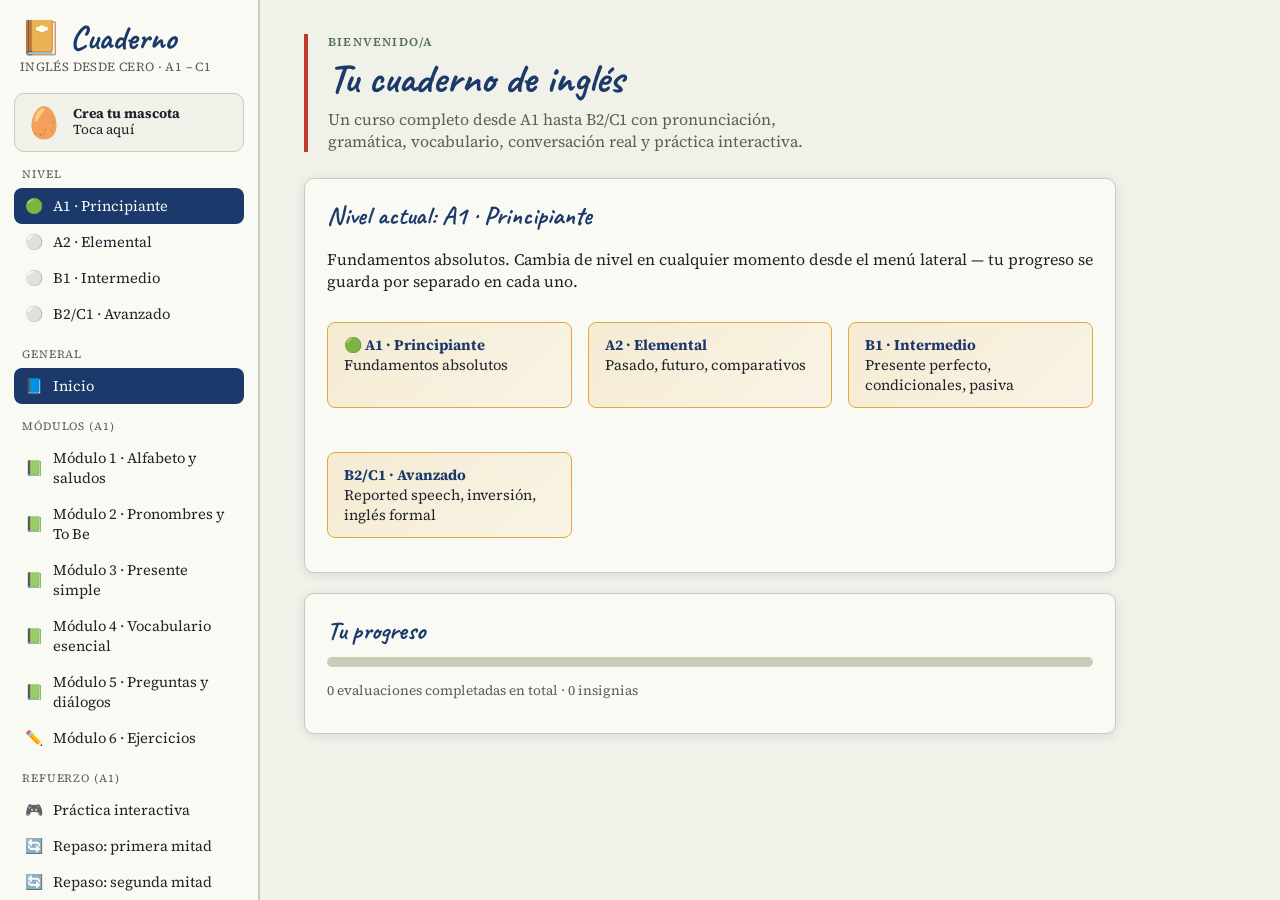
<file: Curso mascota .html>
<!DOCTYPE html>
<html lang="es">
<head>
<meta charset="UTF-8">
<meta name="viewport" content="width=device-width, initial-scale=1.0">
<title>Cuaderno de Inglés — Desde Cero (A1)</title>
<link rel="preconnect" href="https://fonts.googleapis.com">
<link href="https://fonts.googleapis.com/css2?family=Caveat:wght@500;700&family=Source+Serif+4:ital,opsz,wght@0,8..60,400;0,8..60,600;1,8..60,400&family=JetBrains+Mono:wght@400;600&display=swap" rel="stylesheet">
<style>
:root{
  --ink:#1B3A6B;
  --ink-soft:#3A5580;
  --paper:#F0F1E9;
  --paper-line:#C9CCB8;
  --margin-red:#C0392B;
  --chalk-yellow:#E3A73B;
  --sage:#4F6D5A;
  --card:#FAFAF4;
  --shadow:rgba(27,58,107,.12);
  --text:#20242A;
  --text-dim:#5b5f57;
  --radius:10px;
}
[data-theme="dark"]{
  --ink:#EADFA0;
  --ink-soft:#C9BE86;
  --paper:#151A22;
  --paper-line:#2b3140;
  --margin-red:#E0685A;
  --chalk-yellow:#E3A73B;
  --sage:#7FA98C;
  --card:#1C222C;
  --shadow:rgba(0,0,0,.4);
  --text:#E9E9E2;
  --text-dim:#9aa09c;
}
*{box-sizing:border-box;}
html,body{margin:0;padding:0;}
body{
  background:var(--paper);
  color:var(--text);
  font-family:'Source Serif 4', Georgia, serif;
  min-height:100vh;
  transition:background .3s,color .3s;
}
.hand{font-family:'Caveat',cursive;}
.mono{font-family:'JetBrains Mono',monospace;}
#app{display:flex;min-height:100vh;}
#sidebar{
  width:260px;flex-shrink:0;
  background:var(--card);
  border-right:2px solid var(--paper-line);
  padding:22px 14px;
  position:sticky;top:0;height:100vh;overflow-y:auto;
}
#sidebar h1{
  font-family:'Caveat',cursive;font-weight:700;
  font-size:2.1rem;color:var(--ink);margin:0 0 2px 6px;line-height:1;
}
#sidebar .sub{margin:0 0 18px 6px;font-size:.78rem;color:var(--text-dim);letter-spacing:.03em;text-transform:uppercase;}
.navgroup{margin-bottom:14px;}
.navgroup-label{font-size:.7rem;text-transform:uppercase;letter-spacing:.08em;color:var(--text-dim);margin:14px 0 6px 8px;}
.navbtn{
  display:flex;align-items:center;gap:9px;
  width:100%;text-align:left;background:none;border:none;
  padding:8px 10px;border-radius:8px;cursor:pointer;
  font-family:inherit;font-size:.92rem;color:var(--text);
  transition:background .15s;
}
.navbtn .ic{width:20px;text-align:center;flex-shrink:0;}
.navbtn:hover{background:var(--paper);}
.navbtn.active{background:var(--ink);color:var(--card);}
.navbtn .badgeDot{margin-left:auto;font-size:.7rem;color:var(--sage);}
#toolbar{display:flex;gap:8px;margin-top:16px;padding-top:14px;border-top:1px dashed var(--paper-line);}
#toolbar button{
  flex:1;background:var(--paper);border:1px solid var(--paper-line);
  border-radius:8px;padding:8px 4px;cursor:pointer;font-size:1rem;color:var(--text);
}
main{flex:1;padding:34px 44px 80px;max-width:900px;}
.pagehead{position:relative;margin-bottom:26px;padding-left:20px;border-left:4px solid var(--margin-red);}
.pagehead .eyebrow{font-size:.75rem;text-transform:uppercase;letter-spacing:.1em;color:var(--sage);font-weight:600;}
.pagehead h2{font-family:'Caveat',cursive;font-size:2.6rem;margin:2px 0 4px;color:var(--ink);font-weight:700;}
.pagehead p{margin:0;color:var(--text-dim);max-width:64ch;}
.card{
  background:var(--card);border:1px solid var(--paper-line);border-radius:var(--radius);
  padding:20px 22px;margin-bottom:20px;box-shadow:0 2px 10px var(--shadow);
}
.card h3{font-family:'Caveat',cursive;font-size:1.6rem;color:var(--ink);margin:0 0 10px;}
table{width:100%;border-collapse:collapse;font-size:.92rem;}
th{text-align:left;color:var(--sage);font-size:.72rem;text-transform:uppercase;letter-spacing:.05em;padding:6px 8px;border-bottom:2px solid var(--paper-line);}
td{padding:7px 8px;border-bottom:1px solid var(--paper-line);vertical-align:top;}
tr:last-child td{border-bottom:none;}
.pron{color:var(--sage);font-family:'JetBrains Mono',monospace;font-size:.85em;}
.pill{display:inline-block;background:var(--paper);border:1px solid var(--paper-line);border-radius:999px;padding:2px 10px;font-size:.78rem;color:var(--text-dim);}
.speakbtn{
  border:1px solid var(--paper-line);background:var(--paper);border-radius:7px;
  cursor:pointer;padding:2px 8px;font-size:.85rem;color:var(--ink);margin-left:4px;
}
.speakbtn:hover{background:var(--chalk-yellow);}
.dialogue .line{margin-bottom:10px;padding:10px 14px;border-radius:10px;background:var(--paper);}
.dialogue .line b{color:var(--ink);}
.dialogue .line .pron{display:block;margin-top:2px;}
.note{
  background:linear-gradient(135deg,rgba(227,167,59,.18),rgba(227,167,59,.08));
  border:1px solid var(--chalk-yellow);border-radius:8px;padding:12px 16px;margin:14px 0;font-size:.92rem;
}
.note b{color:var(--ink);}
.culturenote{border-left:3px solid var(--sage);padding:8px 14px;margin:10px 0;background:var(--paper);border-radius:0 8px 8px 0;font-size:.9rem;}
.mistake{display:grid;grid-template-columns:1fr 1fr;gap:14px;padding:12px 0;border-bottom:1px dashed var(--paper-line);}
.mistake:last-child{border-bottom:none;}
.mistake .bad{color:var(--margin-red);text-decoration:line-through;font-size:.92rem;}
.mistake .good{color:var(--sage);font-weight:600;font-size:.92rem;}
.mistake .tip{grid-column:1/-1;font-size:.85rem;color:var(--text-dim);margin-top:2px;}
.grid2{display:grid;grid-template-columns:1fr 1fr;gap:16px;}
.grid3{display:grid;grid-template-columns:repeat(3,1fr);gap:16px;}
@media(max-width:800px){.grid2,.grid3{grid-template-columns:1fr;} main{padding:24px 18px 60px;} #sidebar{position:fixed;left:-280px;z-index:20;transition:left .2s;box-shadow:4px 0 18px var(--shadow);} #sidebar.open{left:0;} #menuToggle{display:block !important;}}
#menuToggle{display:none;position:fixed;top:14px;left:14px;z-index:21;background:var(--ink);color:var(--card);border:none;border-radius:8px;padding:8px 12px;font-size:1.1rem;cursor:pointer;}

.qcard{background:var(--paper);border:1px solid var(--paper-line);border-radius:8px;padding:14px 16px;margin-bottom:12px;}
.qcard .qtext{margin-bottom:8px;font-weight:600;}
.opt{display:block;width:100%;text-align:left;background:var(--card);border:1px solid var(--paper-line);border-radius:7px;padding:8px 12px;margin-bottom:6px;cursor:pointer;font-family:inherit;color:var(--text);}
.opt:hover{border-color:var(--ink);}
.opt.correct{background:rgba(79,109,90,.25);border-color:var(--sage);}
.opt.incorrect{background:rgba(192,57,43,.2);border-color:var(--margin-red);}
input.fillblank{font-family:inherit;font-size:.95rem;padding:6px 10px;border-radius:6px;border:1px solid var(--paper-line);width:180px;background:var(--card);color:var(--text);}
.checkbtn,.actionbtn{
  background:var(--ink);color:var(--card);border:none;border-radius:8px;
  padding:9px 18px;cursor:pointer;font-family:inherit;font-size:.9rem;font-weight:600;
}
.actionbtn.secondary{background:transparent;color:var(--ink);border:1px solid var(--ink);}
.scorebox{margin-top:10px;padding:10px 14px;border-radius:8px;background:var(--card);border:1px solid var(--paper-line);font-size:.9rem;}
.wordbank{display:flex;flex-wrap:wrap;gap:8px;margin:10px 0;min-height:40px;padding:10px;border:1px dashed var(--paper-line);border-radius:8px;}
.wordchip{background:var(--card);border:1px solid var(--paper-line);border-radius:6px;padding:5px 12px;cursor:pointer;font-family:'JetBrains Mono',monospace;font-size:.88rem;}
.wordchip:hover{background:var(--chalk-yellow);}
.answerline{min-height:44px;display:flex;flex-wrap:wrap;gap:8px;padding:10px;border-bottom:2px solid var(--margin-red);margin-bottom:10px;}
.answerline .wordchip{background:var(--paper-line);}
.badge{display:inline-flex;align-items:center;gap:6px;background:var(--card);border:1px solid var(--chalk-yellow);border-radius:999px;padding:6px 14px;font-size:.85rem;margin:4px 6px 4px 0;}
.progressbarwrap{background:var(--paper-line);border-radius:999px;height:10px;overflow:hidden;margin:8px 0;}
.progressbarfill{background:var(--sage);height:100%;transition:width .4s;}
.micbtn{background:var(--margin-red);color:#fff;border:none;border-radius:999px;padding:8px 14px;cursor:pointer;font-family:inherit;}
.micbtn.listening{background:var(--sage);}
@media print{
  #sidebar,#menuToggle,.speakbtn,.micbtn,.checkbtn,.actionbtn,#toolbar{display:none !important;}
  main{max-width:100%;padding:0;}
  body{background:#fff;color:#000;}
  .card{box-shadow:none;border:1px solid #ccc;break-inside:avoid;}
}
</style>
</head>
<body>
<button id="menuToggle" onclick="document.getElementById('sidebar').classList.toggle('open')">☰</button>
<div id="app">
  <aside id="sidebar"></aside>
  <main id="content"></main>
</div>

<script>
/* ============ SHARED DATA (level-independent) ============ */
const irregularVerbs=[
["be","was/were","been","ser/estar"],["go","went","gone","ir"],["have","had","had","tener"],
["do","did","done","hacer"],["see","saw","seen","ver"],["eat","ate","eaten","comer"],
["drink","drank","drunk","beber"],["make","made","made","hacer/fabricar"],["take","took","taken","tomar"],
["give","gave","given","dar"],["come","came","come","venir"],["get","got","gotten","obtener"],
["know","knew","known","saber/conocer"],["think","thought","thought","pensar"],["say","said","said","decir"],
["write","wrote","written","escribir"],["read","read","read","leer"],["speak","spoke","spoken","hablar"],
["buy","bought","bought","comprar"],["bring","brought","brought","traer"],["find","found","found","encontrar"],
["feel","felt","felt","sentir"],["leave","left","left","salir/dejar"],["meet","met","met","conocer/reunir"],
["pay","paid","paid","pagar"],["run","ran","run","correr"],["sit","sat","sat","sentarse"],
["sleep","slept","slept","dormir"],["tell","told","told","contar/decir"],["understand","understood","understood","entender"],
["break","broke","broken","romper"],["choose","chose","chosen","elegir"],["build","built","built","construir"],
["catch","caught","caught","atrapar"],["teach","taught","taught","enseñar"],["sell","sold","sold","vender"],
["lose","lost","lost","perder"],["win","won","won","ganar"],["fall","fell","fallen","caer"],
["forget","forgot","forgotten","olvidar"],["hide","hid","hidden","esconder"],["hold","held","held","sostener"],
["keep","kept","kept","mantener"],["lend","lent","lent","prestar"],["ride","rode","ridden","montar"],
["rise","rose","risen","levantarse/subir"],["shake","shook","shaken","sacudir"],["shine","shone","shone","brillar"],
["shoot","shot","shot","disparar"],["spend","spent","spent","gastar"],["steal","stole","stolen","robar"],
["swim","swam","swum","nadar"],["throw","threw","thrown","lanzar"],["wake","woke","woken","despertar"],
["wear","wore","worn","vestir"]];

const LEVELS=[
 {id:'A1',label:'A1 · Principiante',tag:'Fundamentos absolutos'},
 {id:'A2',label:'A2 · Elemental',tag:'Pasado, futuro, comparativos'},
 {id:'B1',label:'B1 · Intermedio',tag:'Presente perfecto, condicionales, pasiva'},
 {id:'B2',label:'B2/C1 · Avanzado',tag:'Reported speech, inversión, inglés formal'}
];

/* ============ STATE / STORAGE ============ */
let progress={quizzes:{},badges:[],theme:'light',level:'A1',pet:null};
async function loadProgress(){
  try{ const r=await window.storage.get('progress',false); if(r&&r.value){progress=Object.assign({quizzes:{},badges:[],theme:'light',level:'A1',pet:null},JSON.parse(r.value));} }catch(e){}
  applyTheme();
}
async function saveProgress(){ try{ await window.storage.set('progress',JSON.stringify(progress),false); }catch(e){} }
function applyTheme(){ document.body.setAttribute('data-theme', progress.theme==='dark'?'dark':'light'); }
function toggleTheme(){ progress.theme = progress.theme==='dark'?'light':'dark'; applyTheme(); saveProgress(); }
function awardBadge(name){
  if(!progress.badges.includes(name)){ progress.badges.push(name); saveProgress(); setTimeout(()=>alert('🏅 ¡Insignia obtenida! '+name),150); }
}
function recordQuiz(id,score,total){
  const prevStage=petStage();
  progress.quizzes[id]={score,total,date:new Date().toISOString().slice(0,10)};
  if(score/total>=0.7) awardBadge('Aprobado: '+id);
  saveProgress(); renderSidebar();
  const newStage=petStage();
  if(newStage>prevStage && progress.pet){
    setTimeout(function(){ alert('✨ ¡'+progress.pet.name+' evolucionó! Ve a "Mi mascota" para verlo.'); },300);
  }
}

/* ============ MASCOTA ============ */
const PETS={
 owl:{label:'Búho',base:'🦉'}, fox:{label:'Zorro',base:'🦊'},
 cat:{label:'Gato',base:'🐱'}, dragon:{label:'Dragón',base:'🐉'},
 panda:{label:'Panda',base:'🐼'}, penguin:{label:'Pingüino',base:'🐧'}
};
const PET_STAGES=[
 {min:0,label:'Sin empezar',accessory:'',emoji:'🥚',desc:'Aprueba el examen de A1 para que tu mascota nazca.'},
 {min:1,label:'Aprendiz A1',accessory:'🎒',emoji:'',desc:'¡Acaba de nacer y ya lleva su mochila!'},
 {min:2,label:'Explorador A2',accessory:'👓',emoji:'',desc:'Ahora ve el mundo con más claridad.'},
 {min:3,label:'Estudiante B1',accessory:'🎓',emoji:'',desc:'Se ha ganado su birrete de estudiante.'},
 {min:4,label:'Maestro B2/C1',accessory:'👑',emoji:'',desc:'¡Nivel máximo! Domina el inglés avanzado.'}
];
function examPassed(level){ const q=progress.quizzes[level+'-examen']; return !!(q && q.score/q.total>=0.7); }
function petStage(){ let s=0; ['A1','A2','B1','B2'].forEach(function(l){ if(examPassed(l)) s++; }); return s; }
function petBadgeHtml(size){
  size=size||'2.4rem';
  if(!progress.pet) return '<span style="font-size:'+size+'">🥚</span>';
  const stage=PET_STAGES[petStage()];
  const species=PETS[progress.pet.species];
  const glyph = stage.min===0 ? stage.emoji : species.base;
  return '<span style="font-size:'+size+'">'+glyph+'</span>'+(stage.accessory?'<span style="font-size:calc('+size+' * 0.55); margin-left:-10px; vertical-align:top;">'+stage.accessory+'</span>':'');
}
function setLevel(lvl){
  progress.level=lvl; saveProgress();
  const avail=renderersByLevel[lvl];
  if(!avail[currentSection]) currentSection='m1';
  renderSidebar();
  navigate(currentSection);
}

/* ============ SPEECH ============ */
function speak(text){
  try{ const u=new SpeechSynthesisUtterance(text); u.lang='en-US'; u.rate=0.92; speechSynthesis.cancel(); speechSynthesis.speak(u); }catch(e){}
}
function speakBtn(text){ return '<button class="speakbtn" onclick="speak('+JSON.stringify(text)+')" title="Escuchar">🔊</button>'; }
function getRecognition(){
  const SR = window.SpeechRecognition || window.webkitSpeechRecognition;
  if(!SR) return null;
  const r=new SR(); r.lang='en-US'; r.interimResults=false; r.maxAlternatives=1; return r;
}
function practicePron(target, btn, resultId){
  const SRAvail = window.SpeechRecognition || window.webkitSpeechRecognition;
  const resEl=document.getElementById(resultId);
  if(!SRAvail){ resEl.textContent='⚠️ Tu navegador no soporta reconocimiento de voz. Prueba en Chrome de escritorio o Android.'; return; }
  const rec=getRecognition();
  btn.classList.add('listening'); btn.textContent='🎙️ Escuchando...'; resEl.textContent='';
  rec.onresult=(e)=>{
    const heard=e.results[0][0].transcript.trim().toLowerCase();
    const norm=s=>s.toLowerCase().replace(/[^a-z ]/g,'').trim();
    const match = norm(heard).includes(norm(target).split(' ').slice(0,3).join(' ')) || norm(heard)===norm(target);
    resEl.innerHTML = 'Escuché: <i>"'+heard+'"</i><br>'+(match?'✅ ¡Muy bien! Suena correcto.':'🔁 Casi. Escucha el modelo y repite.');
  };
  rec.onerror=()=>{ resEl.textContent='No se detectó audio. Intenta de nuevo y permite el micrófono.'; };
  rec.onend=()=>{ btn.classList.remove('listening'); btn.textContent='🎤 Practicar pronunciación'; };
  rec.start();
}

/* ============ RENDER HELPERS ============ */
function table(headers, rows, pronCols){
  pronCols=pronCols||[];
  let h='<table><thead><tr>'+headers.map(function(x){return '<th>'+x+'</th>';}).join('')+'</tr></thead><tbody>';
  rows.forEach(function(r){
    h+='<tr>'+r.map(function(c,i){return '<td>'+(pronCols.includes(i)?'<span class="pron">'+c+'</span>':c)+'</td>';}).join('')+'</tr>';
  });
  return h+'</tbody></table>';
}
function head(eyebrow,title,desc){
  return '<div class="pagehead"><div class="eyebrow">'+eyebrow+'</div><h2>'+title+'</h2><p>'+desc+'</p></div>';
}

function mcQuiz(id, questions){
  let html='<div id="'+id+'" class="quiz">';
  questions.forEach(function(item,qi){
    html+='<div class="qcard" data-qi="'+qi+'"><div class="qtext">'+(qi+1)+'. '+item.q+'</div>'+
      item.options.map(function(op,oi){return '<button class="opt" onclick="selectOpt(\''+id+'\','+qi+','+oi+')">'+op+'</button>';}).join('')+
      '</div>';
  });
  html+='<button class="checkbtn" onclick="checkQuiz(\''+id+'\')">Revisar respuestas</button><div class="scorebox" id="'+id+'-score" style="display:none"></div></div>';
  window['__quiz_'+id]={questions:questions, chosen:new Array(questions.length).fill(null)};
  return html;
}
function selectOpt(id,qi,oi){
  const data=window['__quiz_'+id]; data.chosen[qi]=oi;
  const card=document.querySelector('#'+id+' [data-qi="'+qi+'"]');
  card.querySelectorAll('.opt').forEach(function(b,i){ b.style.outline = i===oi?'2px solid var(--ink)':'none'; });
}
function checkQuiz(id){
  const data=window['__quiz_'+id]; let correct=0;
  data.questions.forEach(function(item,qi){
    const card=document.querySelector('#'+id+' [data-qi="'+qi+'"]');
    const btns=card.querySelectorAll('.opt');
    btns.forEach(function(b,oi){
      b.classList.remove('correct','incorrect');
      if(oi===item.a) b.classList.add('correct');
      else if(oi===data.chosen[qi]) b.classList.add('incorrect');
    });
    if(data.chosen[qi]===item.a) correct++;
  });
  const box=document.getElementById(id+'-score');
  box.style.display='block';
  box.innerHTML='Puntaje: <b>'+correct+' / '+data.questions.length+'</b> ('+Math.round(100*correct/data.questions.length)+'%)';
  recordQuiz(id, correct, data.questions.length);
}

function wordOrderExercise(items){
  let html='<div class="card"><h3>🧩 Ordena las palabras</h3><p>Toca las palabras en el orden correcto. Toca una palabra en tu respuesta para quitarla.</p>';
  items.forEach(function(item,idx){
    const scrambled=item.words.slice().sort(function(){return Math.random()-0.5;});
    html+='<div class="wo" data-idx="'+idx+'" data-answer="'+item.answer+'">'+
      '<div class="answerline" id="wo-ans-'+idx+'"></div>'+
      '<div class="wordbank" id="wo-bank-'+idx+'">'+scrambled.map(function(w){return '<span class="wordchip" onclick="woPick('+idx+',this)">'+w+'</span>';}).join('')+'</div>'+
      '<button class="actionbtn secondary" onclick="woCheck('+idx+')" style="font-size:.8rem;padding:5px 12px;">Revisar</button> '+
      '<span class="pill" id="wo-result-'+idx+'"></span><hr style="border:none;border-top:1px dashed var(--paper-line);margin:14px 0;"></div>';
  });
  return html+'</div>';
}
function woPick(idx,el){ document.getElementById('wo-ans-'+idx).appendChild(el); el.setAttribute('onclick','woReturn('+idx+',this)'); }
function woReturn(idx,el){ document.getElementById('wo-bank-'+idx).appendChild(el); el.setAttribute('onclick','woPick('+idx+',this)'); }
function woCheck(idx){
  const ansDiv=document.getElementById('wo-ans-'+idx);
  const built=[].slice.call(ansDiv.children).map(function(c){return c.textContent;}).join(' ');
  const correct=document.querySelector('.wo[data-idx="'+idx+'"]').dataset.answer;
  const res=document.getElementById('wo-result-'+idx);
  if(built.trim()===correct){ res.textContent='✅ ¡Correcto!'; res.style.color='var(--sage)'; awardBadge('Constructor de oraciones'); }
  else { res.textContent='❌ Intenta de nuevo'; res.style.color='var(--margin-red)'; }
}

function dictationExercise(items){
  let html='<div class="card"><h3>🎧 Dictado</h3><p>Escucha la oración y escríbela exactamente como la oyes.</p>';
  items.forEach(function(s,i){
    html+='<div style="margin-bottom:14px;">'+speakBtn(s)+' <span class="pill">Oración '+(i+1)+'</span><br>'+
      '<input type="text" class="fillblank" style="width:340px;margin-top:6px;" id="dict-'+i+'" placeholder="Escribe lo que escuchas...">'+
      '<button class="actionbtn secondary" style="font-size:.8rem;padding:5px 12px;" onclick="dictCheck('+i+','+JSON.stringify(s)+')">Revisar</button>'+
      '<span class="pill" id="dict-result-'+i+'"></span></div>';
  });
  return html+'</div>';
}
function dictCheck(i,correctSentence){
  const val=document.getElementById('dict-'+i).value.trim().toLowerCase().replace(/[.?!]/g,'');
  const correct=correctSentence.toLowerCase().replace(/[.?!]/g,'');
  const res=document.getElementById('dict-result-'+i);
  if(val===correct){ res.textContent='✅ ¡Perfecto!'; res.style.color='var(--sage)'; awardBadge('Oído de oro (dictado)'); }
  else{ res.textContent='❌ Revisa de nuevo (mayúsculas/puntuación no cuentan)'; res.style.color='var(--margin-red)'; }
}

function pronunciationExercise(items){
  let html='<div class="card"><h3>🎤 Práctica de pronunciación</h3><p>Escucha el modelo, luego presiona el micrófono y repite en voz alta. Funciona mejor en Chrome de escritorio o Android.</p>';
  items.forEach(function(s,i){
    html+='<div style="margin-bottom:16px;"><b>'+s+'</b> '+speakBtn(s)+'<br>'+
      '<button class="micbtn" id="mic-'+i+'" onclick="practicePron('+JSON.stringify(s)+', this, \'mic-result-'+i+'\')">🎤 Practicar pronunciación</button>'+
      '<div class="pill" id="mic-result-'+i+'" style="display:block;margin-top:6px;min-height:20px;"></div></div>';
  });
  return html+'</div>';
}
function dialogueBlock(title,lines){
  return '<div class="card"><h3>'+title+'</h3><div class="dialogue">'+lines.map(function(l){
    return '<div class="line"><b>'+l[0]+':</b> '+l[1]+' '+speakBtn(l[1])+'<span class="pron">'+l[2]+'</span></div>';
  }).join('')+'</div></div>';
}
function cultureBlock(text){ return '<div class="culturenote">🌎 <b>Nota cultural:</b> '+text+'</div>'; }
function noteBlock(title,html){ return '<div class="note"><b>'+title+':</b> '+html+'</div>'; }

/* generic reference-style page renderers, reused by every level */
function mistakesPage(eyebrow,desc,mistakes){
  return head(eyebrow,'Errores comunes',desc)+'<div class="card">'+mistakes.map(function(m){
    return '<div class="mistake"><div class="bad">❌ '+m[0]+'</div><div class="good">✅ '+m[1]+'</div><div class="tip">'+m[2]+'</div></div>';
  }).join('')+'</div>';
}
function culturePage(eyebrow,desc,notes){
  return head(eyebrow,'Notas culturales',desc)+'<div class="card">'+notes.map(function(c){return cultureBlock(c);}).join('')+'</div>';
}
function vocabPage(eyebrow,desc,categories){
  return head(eyebrow,'Vocabulario extra',desc)+Object.entries(categories).map(function(entry){
    const cat=entry[0], words=entry[1];
    return '<div class="card"><h3>'+cat+'</h3>'+table(['Inglés','Pron.','Español',''],words.map(function(w){return [w[0],w[1],w[2],speakBtn(w[0])];}),[1])+'</div>';
  }).join('');
}
function idiomsPage(eyebrow,desc,idioms){
  return head(eyebrow,'Modismos (Idioms)',desc)+'<div class="card">'+idioms.map(function(i){
    return '<div style="margin-bottom:14px;padding-bottom:12px;border-bottom:1px dashed var(--paper-line);"><b>'+i[0]+'</b> '+speakBtn(i[0])+' <span class="pill">lit. "'+i[1]+'"</span><br><span style="color:var(--text-dim);">'+i[2]+'</span><br><i>Ej: '+i[3]+'</i></div>';
  }).join('')+'</div>';
}
function readingsPage(eyebrow,desc,readings){
  return head(eyebrow,'Lecturas cortas',desc)+readings.map(function(r,ri){
    return '<div class="card"><h3>'+r.title+'</h3><p>'+r.text+' '+speakBtn(r.text)+'</p>'+mcQuiz(r.id,r.questions)+'</div>';
  }).join('');
}
function examPage(eyebrow,desc,id,pool){
  return head(eyebrow,'Examen final',desc)+'<div class="card">'+mcQuiz(id,pool)+'</div>';
}
function juegosPage(eyebrow,desc,wo,dict,pron){
  return head(eyebrow,'Práctica interactiva',desc)+wordOrderExercise(wo)+dictationExercise(dict)+pronunciationExercise(pron);
}
function repasoPage(eyebrow,title,desc,id,questions){
  return head(eyebrow,title,desc)+'<div class="card">'+mcQuiz(id,questions)+'</div>';
}

/* ============ A1 DATA ============ */
const A1_alphabet=[["A","ei"],["B","bi"],["C","si"],["D","di"],["E","i"],["F","ef"],["G","dgi"],["H","eich"],["I","ai"],["J","yei"],["K","kei"],["L","el"],["M","em"],["N","en"],["O","ou"],["P","pi"],["Q","kiu"],["R","ar"],["S","es"],["T","ti"],["U","iu"],["V","vi"],["W","dabl-iu"],["X","eks"],["Y","uai"],["Z","zi"]];
const A1_greetings=[
["Hello / Hi","jelóu / jai","Hola","General / Informal"],
["Good morning","gud mórnin","Buenos días","Hasta las 12:00 PM"],
["Good afternoon","gud áfter-nun","Buenas tardes","12:00 PM–6:00 PM"],
["Good evening","gud ívnin","Buenas noches (saludo)","Al llegar de noche"],
["Good night","gud nait","Buenas noches (despedida)","Al irse o dormir"],
["How are you?","jau ar iu","¿Cómo estás?","Pregunta estándar"],
["I'm fine, thank you","aim fain, dank iu","Estoy bien, gracias","Respuesta educada"],
["Nice to meet you","nais tu mit iu","Gusto en conocerte","Al conocer a alguien"],
["Goodbye / Bye","gud-bai / bai","Adiós","Despedida general"],
["See you later","si iu léiter","Nos vemos luego","Informal"]];
const A1_pronouns=[["I","ai","Yo","Siempre con mayúscula"],["You","iu","Tú/Usted/es","Singular y plural"],["He","ji","Él","Hombre/niño"],["She","shi","Ella","Mujer/niña"],["It","it","Eso/Ello","Objeto, animal, clima"],["We","ui","Nosotros","Incluye al hablante"],["They","dei","Ellos/Ellas","Varias personas/cosas"]];
const A1_toBe=[
["I am","I'm","I am not (I'm not)","Am I?","I am a student.","Soy estudiante"],
["You are","You're","You are not (aren't)","Are you?","You are happy.","Estás feliz"],
["He is","He's","He is not (isn't)","Is he?","He is at home.","Él está en casa"],
["She is","She's","She is not (isn't)","Is she?","She is a doctor.","Ella es doctora"],
["It is","It's","It is not (isn't)","Is it?","It is cold today.","Hace frío hoy"],
["We are","We're","We are not (aren't)","Are we?","We are ready.","Estamos listos"],
["They are","They're","They are not (aren't)","Are they?","They are friends.","Son amigos"]];
const A1_presentStructure=[
["Afirmativo","Sujeto + Verbo (+ -s)","I eat apples. / She eats apples.","Yo como manzanas. / Ella come manzanas."],
["Negativo","Sujeto + don't/doesn't + Verbo base","I don't eat apples. / She doesn't eat apples.","Yo no como. / Ella no come."],
["Interrogativo","Do/Does + Sujeto + Verbo base?","Do you eat apples? / Does she eat apples?","¿Comes? / ¿Ella come?"]];
const A1_numbers=[["One","uan","1"],["Two","tu","2"],["Three","dri","3"],["Four","for","4"],["Five","faiv","5"],["Six","siks","6"],["Seven","séven","7"],["Eight","eit","8"],["Nine","nain","9"],["Ten","ten","10"],["Eleven","iléven","11"],["Twelve","tuélv","12"],["Twenty","tuénti","20"],["One hundred","uan jándred","100"]];
const A1_days=[["Monday","mándei","Lunes"],["Tuesday","tiúsdei","Martes"],["Wednesday","uénsdei","Miércoles"],["Thursday","dérsdei","Jueves"],["Friday","fráidei","Viernes"],["Saturday","sáturdei","Sábado"],["Sunday","sándei","Domingo"]];
const A1_months=[["January","jániueri","Enero"],["February","fébrueri","Febrero"],["March","march","Marzo"],["April","éipril","Abril"],["May","mei","Mayo"],["June","djun","Junio"],["July","dyulái","Julio"],["August","ógast","Agosto"],["September","septémber","Septiembre"],["October","octóuber","Octubre"],["November","novémber","Noviembre"],["December","disémber","Diciembre"]];
const A1_commonVerbs=[["To want","uont","Querer","I want water."],["To need","nid","Necesitar","I need a doctor."],["To like","laik","Gustar","She likes music."],["To go","gou","Ir","We go to school."],["To have","jav","Tener","They have a car."],["To speak","spik","Hablar","Do you speak English?"]];
const A1_whWords=[["What","uot","Qué/Cuál","What is your name?"],["Where","uer","Dónde","Where do you live?"],["When","uen","Cuándo","When is your birthday?"],["Who","ju","Quién","Who is he?"],["Why","uai","Por qué","Why are you here?"],["How","jau","Cómo/Cuánto","How old are you?"]];
const A1_exA=[
 {q:"She ____ my best friend.",options:["am","is","are"],a:1},
 {q:"They ____ from Colombia.",options:["is","am","are"],a:2},
 {q:"I ____ very happy today.",options:["is","am","are"],a:1},
 {q:"____ you a teacher?",options:["Am","Is","Are"],a:2},
 {q:"It ____ a nice car.",options:["am","is","are"],a:1}];
const A1_exB=[
 {q:"He (like / likes) pizza.",options:["like","likes"],a:1},
 {q:"We don't (live / lives) in London.",options:["live","lives"],a:0},
 {q:"(Do / Does) she work on Saturdays?",options:["Do","Does"],a:1},
 {q:"I (speak / speaks) Spanish and English.",options:["speak","speaks"],a:0}];
const A1_wordOrder=[
 {words:["I","am","a","student"],answer:"I am a student"},
 {words:["Where","are","you","from"],answer:"Where are you from"},
 {words:["She","doesn't","like","milk"],answer:"She doesn't like milk"},
 {words:["Do","you","speak","English"],answer:"Do you speak English"},
 {words:["They","are","my","friends"],answer:"They are my friends"},
 {words:["We","go","to","school"],answer:"We go to school"}];
const A1_dictation=["I am a student.","She is my best friend.","Do you speak English?","We don't live in London.","He works every day.","It is cold today."];
const A1_pronunciation=["Hello, how are you?","Nice to meet you.","I am from Mexico.","She doesn't like coffee.","Where do you live?","Thank you very much."];
const A1_mistakes=[
["I have 20 years.","I am 20 years old.","La edad se expresa con el verbo 'to be', no 'to have'."],
["She don't like coffee.","She doesn't like coffee.","Con He/She/It se usa 'doesn't', no 'don't'."],
["Is raining today.","It is raining today.","El sujeto nunca se omite; usa 'it' para el clima."],
["I am agree with you.","I agree with you.","'Agree' ya es un verbo; no lleva 'to be' antes."],
["I don't have nothing.","I don't have anything.","El inglés no usa doble negación."],
["She has 30 years old.","She is 30 years old.","No mezclar 'have' con 'years old'; se usa 'to be'."],
["He is doctor.","He is a doctor.","Las profesiones siempre llevan artículo 'a/an'."],
["Car red is nice.","The red car is nice.","El adjetivo va ANTES del sustantivo en inglés."],
["I have much friends.","I have many friends.","'Much' es para incontables; 'many' para contables."]];
const A1_culture=[
"En países anglosajones, 'How are you?' suele ser un saludo más que una pregunta real: la respuesta esperada casi siempre es breve y positiva ('Good, thanks!').",
"El uso de 'Sir/Ma'am' es más común en EE.UU. que en el Reino Unido; en contextos informales casi nadie los usa entre amigos.",
"Hablar de rutinas y trabajo es un tema seguro de small talk; hablar de salario o edad exacta suele considerarse invasivo.",
"El formato de fecha en EE.UU. es mes/día/año, distinto al formato día/mes/año usado en español.",
"Las preguntas Wh- con entonación descendente suelen sonar más naturales en conversación cotidiana.",
"Dar las gracias con frecuencia ('Thanks!', 'Thank you so much!') es una norma social fuerte en inglés, incluso por cosas pequeñas."];
const A1_vocabExtra={
"Profesiones":[["Teacher","tícher","Maestro/a"],["Doctor","dóctor","Doctor/a"],["Engineer","endyiníer","Ingeniero/a"],["Nurse","ners","Enfermero/a"],["Lawyer","lóier","Abogado/a"],["Chef","shef","Cocinero/a"],["Driver","dráiver","Conductor/a"],["Police officer","polís óficer","Policía"]],
"Clima":[["Sunny","sáni","Soleado"],["Rainy","réini","Lluvioso"],["Cloudy","cláudi","Nublado"],["Windy","uíndi","Ventoso"],["Snowy","snóui","Nevado"],["Hot","jot","Caluroso"],["Cold","could","Frío"],["Storm","storm","Tormenta"]],
"Cuerpo humano":[["Head","jed","Cabeza"],["Hand","jand","Mano"],["Eye","ai","Ojo"],["Ear","íer","Oreja"],["Foot","fut","Pie"],["Arm","arm","Brazo"],["Leg","leg","Pierna"],["Heart","jart","Corazón"]]
};
const A1_idioms=[
["Break the ice","romper el hielo","Iniciar una conversación en una situación incómoda.","He told a joke to break the ice."],
["Piece of cake","pedazo de pastel","Algo muy fácil de hacer.","The test was a piece of cake."],
["Under the weather","bajo el clima","Sentirse un poco enfermo.","I'm feeling under the weather today."],
["Hit the books","golpear los libros","Ponerse a estudiar intensamente.","I need to hit the books before the exam."],
["Cost an arm and a leg","costar un brazo y una pierna","Ser muy caro.","That car costs an arm and a leg."],
["Once in a blue moon","una vez en luna azul","Algo que ocurre muy rara vez.","We eat out once in a blue moon."],
["Speak of the devil","hablando del rey de Roma","Decir esto cuando aparece alguien de quien se hablaba.","Speak of the devil, here she comes!"],
["Time flies","el tiempo vuela","El tiempo pasa muy rápido.","Time flies when you're having fun."]];
const A1_readings=[
{id:"A1-read0",title:"A Normal Day",text:"My name is Ana. I am a student. I wake up at seven o'clock. I have breakfast with my family. Then I go to school by bus. In the afternoon, I do my homework and I play with my dog.",
 questions:[{q:"What is Ana?",options:["A teacher","A student","A doctor"],a:1},{q:"What time does she wake up?",options:["Six o'clock","Seven o'clock","Eight o'clock"],a:1},{q:"How does she go to school?",options:["By car","By bus","On foot"],a:1}]},
{id:"A1-read1",title:"A Rainy Weekend",text:"It is Saturday and it is raining. Tom doesn't want to go outside. He stays at home with his sister. They watch a movie and they eat popcorn. Tom likes rainy days because he can relax.",
 questions:[{q:"What day is it?",options:["Friday","Saturday","Sunday"],a:1},{q:"What is the weather like?",options:["Sunny","Rainy","Snowy"],a:1},{q:"Who does Tom stay with?",options:["His mother","His sister","His friend"],a:1}]}
];
const A1_examPool=[
 {q:"____ you a teacher?",options:["Am","Is","Are"],a:2},
 {q:"She ____ my best friend.",options:["am","is","are"],a:1},
 {q:"He (like/likes) pizza.",options:["like","likes"],a:1},
 {q:"(Do/Does) she work on Saturdays?",options:["Do","Does"],a:1},
 {q:"Past tense of 'go':",options:["goed","went","gone"],a:1},
 {q:"Past tense of 'eat':",options:["ate","eated","eaten"],a:0},
 {q:"Correct: 'I ____ 20 years old.'",options:["have","am","is"],a:1},
 {q:"Correct form:",options:["She don't like coffee.","She doesn't like coffee.","She not like coffee."],a:1},
 {q:"'Piece of cake' means:",options:["Something delicious","Something very easy","Something expensive"],a:1},
 {q:"Adjective order:",options:["a car red","a red car","red a car"],a:1},
 {q:"What day comes after Monday?",options:["Sunday","Tuesday","Wednesday"],a:1},
 {q:"'How much is it?' asks about:",options:["Time","Price","Location"],a:1}];

const renderersA1={
 m1:function(){return head('Módulo 1','Fundamentos y pronunciación','El alfabeto y los saludos básicos en inglés.')+
  '<div class="card"><h3>1.1 El alfabeto</h3><p>Deletrear es vital para nombres, direcciones y correos. '+speakBtn(A1_alphabet.map(function(a){return a[0];}).join(' '))+' <span class="pill">Escuchar todo</span></p>'+
  table(['Letra','Pronunciación',''],A1_alphabet.map(function(a){return [a[0],a[1],speakBtn(a[0])];}),[1])+'</div>'+
  '<div class="card"><h3>1.2 Saludos y despedidas</h3>'+table(['Inglés','Pronunciación','Español','Uso',''],A1_greetings.map(function(g){return [g[0],g[1],g[2],g[3],speakBtn(g[0])];}),[1])+cultureBlock(A1_culture[0])+'</div>';},
 m2:function(){return head('Módulo 2','Sujetos y el verbo To Be','En inglés nunca se omite el sujeto de la oración.')+
  '<div class="card"><h3>2.1 Pronombres personales</h3>'+table(['Pronombre','Pronunciación','Español','Explicación'],A1_pronouns,[1])+'</div>'+
  '<div class="card"><h3>2.2 Conjugación de To Be (ser/estar)</h3>'+table(['Afirmativa','Contracción','Negativa','Interrogativa','Ejemplo'],A1_toBe.map(function(t){return [t[0],t[1],t[2],t[3],t[4]+' — '+t[5]];}))+
  noteBlock('Estrategia clave','para preguntas, invierte sujeto y verbo. Afirmativo: <i>You are from Mexico.</i> → Pregunta: <i>Are you from Mexico?</i> → Respuesta corta: <i>Yes, I am. / No, I\'m not.</i>')+cultureBlock(A1_culture[1])+'</div>';},
 m3:function(){return head('Módulo 3','Presente simple y vida cotidiana','Se usa para hábitos, rutinas diarias, datos reales y gustos.')+
  '<div class="card"><h3>Regla de la tercera persona (He/She/It)</h3><p>Se agrega <b>-s</b> o <b>-es</b>: <span class="mono">I work → He works</span> · <span class="mono">You live → She lives</span> · <span class="mono">We watch → He watches</span></p></div>'+
  '<div class="card"><h3>3.1 Estructura completa</h3>'+table(['Tipo','Estructura','Ejemplo','Traducción'],A1_presentStructure)+
  noteBlock('¡Atención!','con <b>doesn\'t/does</b> el verbo vuelve a su forma base. ✅ <i>She doesn\'t like milk.</i> ❌ <i>She doesn\'t likes milk.</i>')+cultureBlock(A1_culture[2])+'</div>';},
 m4:function(){return head('Módulo 4','Vocabulario esencial','Números, días, meses y verbos de uso diario.')+
  '<div class="grid2"><div class="card"><h3>Números</h3>'+table(['Inglés','Pron.','#'],A1_numbers,[1])+'</div><div class="card"><h3>Días</h3>'+table(['Inglés','Pron.','Español'],A1_days,[1])+'</div></div>'+
  '<div class="card"><h3>Meses</h3>'+table(['Inglés','Pron.','Español'],A1_months,[1])+'</div>'+
  '<div class="card"><h3>Verbos de uso diario</h3>'+table(['Verbo','Pron.','Significado','Ejemplo'],A1_commonVerbs,[1])+cultureBlock(A1_culture[3])+'</div>';},
 m5:function(){return head('Módulo 5','Preguntas clave y conversaciones reales','Las palabras Wh- y dos diálogos prácticos.')+
  '<div class="card"><h3>5.1 Palabras de pregunta (Wh-)</h3>'+table(['Palabra','Pron.','Significado','Ejemplo'],A1_whWords,[1])+'</div>'+
  dialogueBlock('Conociendo a alguien',[["Sarah","Hello! My name is Sarah. What's your name?","jelóu! mai neim iz séra. uots iur neim?"],["Carlos","Hi Sarah! I'm Carlos. Nice to meet you.","jai séra! aim kárlos. nais tu mit iu"],["Sarah","Where are you from?","uer ar iu from?"],["Carlos","I'm from Mexico. And you?","aim from méksiko. end iu?"]])+
  dialogueBlock('En una cafetería',[["Waiter","Good morning! Can I help you?","gud mórnin! ken ai jelp iu?"],["Customer","I want a coffee, please.","ai uont e kófi, plis"],["Waiter","Small or large?","smol or lardj?"],["Customer","Large, please. How much is it?","lardj, plis. jau mach iz it?"]])+
  cultureBlock(A1_culture[4]);},
 m6:function(){return head('Módulo 6','Ejercicios prácticos','Pon a prueba lo aprendido sobre To Be y presente simple.')+
  '<div class="card"><h3>Ejercicio A: am / is / are</h3>'+mcQuiz('A1-exA',A1_exA)+'</div><div class="card"><h3>Ejercicio B: Presente simple</h3>'+mcQuiz('A1-exB',A1_exB)+'</div>';},
 juegos:function(){return juegosPage('Refuerzo','Ordena oraciones, practica dictado y mejora tu pronunciación.',A1_wordOrder,A1_dictation,A1_pronunciation);},
 repaso1:function(){return repasoPage('Repaso','Módulos 1 a 3','Alfabeto, saludos, To Be y presente simple.','A1-repaso1',[
   {q:"¿Cómo se dice 'Buenas tardes'?",options:["Good morning","Good afternoon","Good night"],a:1},
   {q:"Forma correcta:",options:["She are happy.","She is happy.","She am happy."],a:1},
   {q:"Pregunta correcta con To Be:",options:["You are ready?","Are you ready?","Ready you are?"],a:1},
   {q:"Tercera persona de 'watch':",options:["watchs","watches","watch"],a:1},
   {q:"'It' se usa para:",options:["Personas","Objetos, animales o clima","Solo lugares"],a:1}]);},
 repaso2:function(){return repasoPage('Repaso','Módulos 4 a 6','Vocabulario, conversación y ejercicios.','A1-repaso2',[
   {q:"¿Qué día viene después de 'Friday'?",options:["Sunday","Saturday","Monday"],a:1},
   {q:"'How much is it?' pregunta por:",options:["Tiempo","Precio","Distancia"],a:1},
   {q:"Palabra Wh- para lugar:",options:["When","Where","Who"],a:1},
   {q:"He (like/likes) pizza.",options:["like","likes"],a:1},
   {q:"'To need' significa:",options:["Querer","Necesitar","Hablar"],a:1}]);},
 errores:function(){return mistakesPage('Referencia','Confusiones típicas al pasar del español al inglés.',A1_mistakes);},
 cultura:function(){return culturePage('Referencia','Comportamiento y cortesía en países angloparlantes.',A1_culture.map(function(c){return c;}));},
 vocabextra:function(){return vocabPage('Referencia','Amplía tu vocabulario por categorías.',A1_vocabExtra);},
 modismos:function(){return idiomsPage('Referencia','Expresiones comunes para principiantes.',A1_idioms);},
 lecturas:function(){return readingsPage('Referencia','Textos sencillos con preguntas de comprensión.',A1_readings);},
 examen:function(){return examPage('Evaluación','12 preguntas mezclando todos los módulos A1. Necesitas 70% o más para aprobar.','A1-examen',A1_examPool);}
};

/* ============ A2 DATA ============ */
const A2_wasWere=[
["I was","I wasn't","Was I?","I was tired.","Estaba cansado"],
["You were","You weren't","Were you?","You were happy.","Estabas feliz"],
["He/She/It was","wasn't","Was he?","She was at home.","Ella estaba en casa"],
["We were","weren't","Were we?","We were ready.","Estábamos listos"],
["They were","weren't","Were they?","They were friends.","Eran amigos"]];
const A2_regularPast=[["work","worked","trabajó"],["play","played","jugó"],["study","studied","estudió"],["stop","stopped","paró"],["live","lived","vivió"],["watch","watched","miró"]];
const A2_edPron=[["/t/","Después de sonidos sordos","watched, stopped"],["/d/","Después de sonidos sonoros","played, lived"],["/ɪd/","Después de -t o -d","wanted, needed"]];
const A2_pastStructure=[
["Afirmativo","Sujeto + Verbo (pasado)","I worked yesterday. / She went home.","Trabajé ayer. / Ella fue a casa."],
["Negativo","Sujeto + didn't + Verbo base","I didn't work yesterday.","No trabajé ayer."],
["Interrogativo","Did + Sujeto + Verbo base?","Did you work yesterday?","¿Trabajaste ayer?"]];
const A2_future=[
["going to","Planes ya decididos","I'm going to travel next year.","Voy a viajar el próximo año."],
["will","Decisiones espontáneas, predicciones, promesas","I think it will rain. / I'll help you.","Creo que va a llover. / Te ayudaré."]];
const A2_comparatives=[
["Adjetivo corto (1 sílaba)","+ -er / the + -est","tall → taller → the tallest"],
["Termina en -y","-y → -ier / -iest","happy → happier → the happiest"],
["Adjetivo largo (2+ sílabas)","more / the most","expensive → more expensive → the most expensive"],
["Irregulares","—","good → better → the best · bad → worse → the worst"]];
const A2_prepositions=[["in","meses, años, ciudades, dentro de","in July, in Mexico, in the box"],["on","días, fechas, superficies","on Monday, on the table"],["at","horas, lugares específicos","at 5 o'clock, at home"]];
const A2_thereIsAre=[["There is","singular/incontable","There is a book on the table."],["There are","plural","There are three books."]];
const A2_someAny=[["Some","afirmativas","I have some money."],["Any","negativas/preguntas","I don't have any money. / Do you have any money?"]];
const A2_canCould=[["Can","habilidad/permiso presente","I can swim. / Can I go?"],["Could","habilidad pasada/petición cortés","I could swim when I was five. / Could you help me?"]];
const A2_shopping=[["Price","prais","Precio"],["Discount","dískaunt","Descuento"],["Cash","cash","Efectivo"],["Receipt","risít","Recibo"],["Try on","trai on","Probarse"],["Fitting room","fíting rum","Probador"],["Size","sais","Talla"],["Refund","rífand","Reembolso"]];
const A2_health=[["Headache","jédeik","Dolor de cabeza"],["Fever","fíver","Fiebre"],["Cough","cof","Tos"],["Medicine","médisin","Medicina"],["Pharmacy","fármasi","Farmacia"],["Appointment","apóintment","Cita"],["Symptom","símptom","Síntoma"],["Prescription","priskrípshon","Receta médica"]];
const A2_exA=[
 {q:"I ____ tired yesterday.",options:["was","were","is"],a:0},
 {q:"They ____ at the party.",options:["was","were","is"],a:1},
 {q:"____ you at home last night?",options:["Was","Were","Is"],a:1},
 {q:"She ____ happy about the news.",options:["was","were","am"],a:0}];
const A2_exB=[
 {q:"I ____ (go) to the store yesterday.",options:["go","went","goed"],a:1},
 {q:"____ you finish the report?",options:["Do","Did","Does"],a:1},
 {q:"He didn't (see/saw) the movie.",options:["see","saw"],a:0},
 {q:"We ____ (not/study) last night.",options:["didn't studied","didn't study","not studied"],a:1}];
const A2_wordOrder=[
 {words:["I","went","to","the","store"],answer:"I went to the store"},
 {words:["Did","you","see","that","movie"],answer:"Did you see that movie"},
 {words:["She","wasn't","at","home"],answer:"She wasn't at home"},
 {words:["We","are","going","to","travel"],answer:"We are going to travel"},
 {words:["This","is","more","expensive"],answer:"This is more expensive"}];
const A2_dictation=["I went to the store yesterday.","She wasn't at home.","Are you going to travel?","This is more expensive than that.","There are three books on the table."];
const A2_pronunciation=["I went to the store yesterday.","She was very happy.","Can you help me, please?","I'm going to visit my family.","This is the best restaurant in town."];
const A2_mistakes=[
["I go to the store yesterday.","I went to the store yesterday.","Con acciones pasadas usa el verbo en pasado, no el presente."],
["She is more tall than me.","She is taller than me.","Adjetivos cortos usan -er, no 'more'."],
["I have 3 childs.","I have 3 children.","'Child' tiene plural irregular: children."],
["He no went to school.","He didn't go to school.","La negación en pasado usa 'didn't' + verbo base."],
["There is many people.","There are many people.","Con sustantivos plurales se usa 'there are'."],
["I can to swim.","I can swim.","Los modales (can, must...) no llevan 'to' después."],
["Did you went?","Did you go?","Con 'did' el verbo vuelve a su forma base, sin doble marca de pasado."],
["He haven't a car.","He doesn't have a car.","'Have' como verbo principal usa 'doesn't' para negar, no 'haven't'."]];
const A2_culture=[
"Cuando cuentas algo que pasó, los angloparlantes suelen dar detalles concretos (cuándo, dónde) para mantener la conversación fluida.",
"Decir 'I will...' se percibe como una promesa firme; los angloparlantes evitan usarlo si no están seguros de cumplir.",
"Regatear precios es poco común en tiendas de EE.UU./Reino Unido, a diferencia de mercados en otros países.",
"Las políticas de devolución ('refund policy') varían mucho; muchas tiendas piden el recibo ('receipt') como requisito.",
"En el Reino Unido, 'chemist' se usa en vez de 'pharmacy' para referirse a la farmacia.",
"Preguntar '¿Cuántos años tienes?' a alguien mayor puede considerarse indiscreto en muchas culturas angloparlantes."];
const A2_vocabExtra={"De compras":A2_shopping,"Salud":A2_health};
const A2_idioms=[
["Better late than never","mejor tarde que nunca","Es mejor hacer algo tarde que no hacerlo.","You finally called! Better late than never."],
["Once bitten, twice shy","una vez mordido, dos veces tímido","Una mala experiencia te hace más cauteloso.","I don't trust him anymore — once bitten, twice shy."],
["The ball is in your court","la pelota está en tu cancha","Es tu turno de decidir o actuar.","I've done my part; the ball is in your court."],
["Actions speak louder than words","las acciones hablan más que las palabras","Lo que haces importa más que lo que dices.","He apologized, but actions speak louder than words."],
["Better safe than sorry","mejor prevenir que lamentar","Es mejor ser cauteloso.","Take an umbrella — better safe than sorry."],
["Every cloud has a silver lining","toda nube tiene un lado plateado","Hay algo bueno en cada situación mala.","I lost my job, but every cloud has a silver lining."],
["Don't judge a book by its cover","no juzgues un libro por su portada","No juzgues algo por su apariencia.","He looks strict, but don't judge a book by its cover."],
["Practice makes perfect","la práctica hace al maestro","Cuanto más practiques, mejor serás.","Keep studying — practice makes perfect."]];
const A2_readings=[{id:"A2-read0",title:"A Trip to the City",text:"Last weekend, Laura went to the city. She didn't take the car; she took the train. She visited a museum and bought a jacket. It was expensive, but she didn't care. Next month, she is going to visit another city.",
 questions:[{q:"How did Laura travel?",options:["By car","By train","By plane"],a:1},{q:"What did she buy?",options:["Shoes","A jacket","A book"],a:1},{q:"What is she going to do next month?",options:["Stay home","Visit another city","Work"],a:1}]}];
const A2_examPool=[
 {q:"I ____ tired yesterday.",options:["was","were","am"],a:0},
 {q:"____ you at the party?",options:["Was","Were","Is"],a:1},
 {q:"I ____ to the store yesterday.",options:["go","went","goed"],a:1},
 {q:"____ you finish the report?",options:["Do","Did","Does"],a:1},
 {q:"Next year, I ____ to travel to Japan (plan ya decidido).",options:["will","am going","is going"],a:1},
 {q:"I think it ____ rain later (predicción).",options:["will","is going to","goes"],a:0},
 {q:"She is ____ than me (tall).",options:["more tall","taller","tallest"],a:1},
 {q:"This is the ____ restaurant in town (good).",options:["better","best","most good"],a:1},
 {q:"____ a book on the table.",options:["There is","There are","It is"],a:0},
 {q:"I don't have ____ money.",options:["some","any","many"],a:1},
 {q:"____ you help me, please? (petición cortés)",options:["Can","Could","Must"],a:1},
 {q:"'Better late than never' significa:",options:["Siempre tarde","Mejor tarde que nunca","Nunca es tarde"],a:1}];

const renderersA2={
 m1:function(){return head('Módulo 1 · A2','Pasado simple: to be y verbos regulares','Was/were y la terminación -ed para hablar del pasado.')+
  '<div class="card"><h3>1.1 Was / Were</h3>'+table(['Afirmativa','Negativa','Interrogativa','Ejemplo','Traducción'],A2_wasWere)+'</div>'+
  '<div class="card"><h3>1.2 Verbos regulares (-ed)</h3>'+table(['Base','Pasado','Traducción'],A2_regularPast)+
  '<div class="card" style="margin-top:14px;"><h3>Pronunciación de -ed</h3>'+table(['Sonido','Cuándo','Ejemplos'],A2_edPron)+'</div>'+cultureBlock(A2_culture[0])+'</div>';},
 m2:function(){return head('Módulo 2 · A2','Pasado simple: negativo e interrogativo','El auxiliar did/didn\'t y el repaso de verbos irregulares.')+
  '<div class="card"><h3>Estructura</h3>'+table(['Tipo','Estructura','Ejemplo','Traducción'],A2_pastStructure)+
  noteBlock('¡Atención!','con did/didn\'t el verbo vuelve a su forma base. ✅ <i>Did you go?</i> ❌ <i>Did you went?</i>')+
  '<p>Consulta la tabla de <b>verbos irregulares</b> en la sección de Referencia general para repasar sus formas de pasado.</p>'+cultureBlock(A2_culture[1])+'</div>';},
 m3:function(){return head('Módulo 3 · A2','Futuro: going to vs will','Dos formas de hablar del futuro con usos distintos.')+
  '<div class="card"><h3>Comparación</h3>'+table(['Forma','Uso','Ejemplo','Traducción'],A2_future)+cultureBlock(A2_culture[1])+'</div>';},
 m4:function(){return head('Módulo 4 · A2','Comparativos y superlativos','Cómo comparar personas, objetos y lugares.')+
  '<div class="card"><h3>Reglas</h3>'+table(['Tipo de adjetivo','Regla','Ejemplo'],A2_comparatives)+cultureBlock(A2_culture[2])+'</div>';},
 m5:function(){return head('Módulo 5 · A2','Preposiciones, there is/are y can/could','Ubicación en el tiempo, existencia, cantidades y habilidad.')+
  '<div class="grid2"><div class="card"><h3>Preposiciones in/on/at</h3>'+table(['Prep.','Uso','Ejemplo'],A2_prepositions)+'</div><div class="card"><h3>There is / There are</h3>'+table(['Forma','Uso','Ejemplo'],A2_thereIsAre)+'</div></div>'+
  '<div class="grid2"><div class="card"><h3>Some / Any</h3>'+table(['Palabra','Uso','Ejemplo'],A2_someAny)+'</div><div class="card"><h3>Can / Could</h3>'+table(['Palabra','Uso','Ejemplo'],A2_canCould)+'</div></div>'+cultureBlock(A2_culture[3])+cultureBlock(A2_culture[4]);},
 m6:function(){return head('Módulo 6 · A2','Vocabulario, conversación y ejercicios','De compras y en la farmacia — más práctica de pasado y futuro.')+
  '<div class="grid2"><div class="card"><h3>De compras</h3>'+table(['Inglés','Pron.','Español',''],A2_shopping.map(function(w){return [w[0],w[1],w[2],speakBtn(w[0])];}),[1])+'</div><div class="card"><h3>Salud</h3>'+table(['Inglés','Pron.','Español',''],A2_health.map(function(w){return [w[0],w[1],w[2],speakBtn(w[0])];}),[1])+'</div></div>'+
  dialogueBlock('Comprando ropa',[["Clerk","Can I help you?","ken ai jelp iu?"],["Customer","Yes, I'm looking for a jacket.","ies, aim lúking for e dyáket"],["Clerk","What size are you? Can I help you try it on?","uot sais ar iu? ken ai jelp iu trai it on?"],["Customer","I'm a medium. How much is it?","aim e mídium. jau mach iz it?"],["Clerk","It's on sale, $40.","its on seil, forti dólars"]])+
  '<div class="card"><h3>Ejercicio A: was / were</h3>'+mcQuiz('A2-exA',A2_exA)+'</div><div class="card"><h3>Ejercicio B: pasado simple</h3>'+mcQuiz('A2-exB',A2_exB)+'</div>';},
 juegos:function(){return juegosPage('Refuerzo A2','Practica pasado, futuro y comparativos.',A2_wordOrder,A2_dictation,A2_pronunciation);},
 repaso1:function(){return repasoPage('Repaso A2','Módulos 1 a 3','Pasado simple y futuro.','A2-repaso1',[
   {q:"Pasado de 'study':",options:["studyed","studied","studed"],a:1},
   {q:"Forma correcta:",options:["I didn't went.","I didn't go.","I not went."],a:1},
   {q:"Para un plan ya decidido usamos:",options:["will","going to","do"],a:1},
   {q:"'She wasn't at home' es:",options:["Afirmativa","Negativa","Interrogativa"],a:1},
   {q:"Predicción espontánea:",options:["I think it will rain.","I think it going to rain.","I think it rains."],a:0}]);},
 repaso2:function(){return repasoPage('Repaso A2','Módulos 4 a 6','Comparativos, preposiciones y vocabulario.','A2-repaso2',[
   {q:"Superlativo de 'good':",options:["goodest","best","more good"],a:1},
   {q:"'On Monday' — ¿por qué 'on'?",options:["Para horas","Para días","Para meses"],a:1},
   {q:"'There ____ three books.'",options:["is","are","be"],a:1},
   {q:"'Could you help me?' es:",options:["Petición cortés","Orden","Habilidad pasada"],a:0},
   {q:"'Fitting room' significa:",options:["Caja","Probador","Recibo"],a:1}]);},
 errores:function(){return mistakesPage('Referencia A2','Confusiones típicas al usar pasado, comparativos y modales.',A2_mistakes);},
 cultura:function(){return culturePage('Referencia A2','Costumbres relacionadas con compras, salud y conversación.',A2_culture);},
 vocabextra:function(){return vocabPage('Referencia A2','Vocabulario de compras y salud.',A2_vocabExtra);},
 modismos:function(){return idiomsPage('Referencia A2','Expresiones para nivel elemental.',A2_idioms);},
 lecturas:function(){return readingsPage('Referencia A2','Un texto combinando pasado y futuro.',A2_readings);},
 examen:function(){return examPage('Evaluación A2','12 preguntas mezclando todos los módulos A2.','A2-examen',A2_examPool);}
};

/* ============ B1 DATA ============ */
const B1_presentPerfect=[
["Afirmativo","Sujeto + have/has + participio","I have visited Paris. / She has finished.","He visitado París. / Ella ha terminado."],
["Negativo","Sujeto + haven't/hasn't + participio","I haven't visited Paris.","No he visitado París."],
["Interrogativo","Have/Has + Sujeto + participio?","Have you visited Paris?","¿Has visitado París?"]];
const B1_sinceFor=[["Since","punto en el tiempo","since 2019, since Monday"],["For","duración","for two years, for a week"]];
const B1_everNeverAlready=[["Ever","alguna vez (preguntas)","Have you ever been to Japan?"],["Never","nunca","I have never seen snow."],["Already","ya (afirmativo)","I have already eaten."],["Yet","todavía/aún (negativo/pregunta)","I haven't finished yet. / Have you finished yet?"]];
const B1_conditionals=[
["Zero (0)","If + presente, + presente","If you heat water, it boils.","Si calientas agua, hierve. (hecho general)"],
["First (1st)","If + presente, + will","If it rains, I will stay home.","Si llueve, me quedaré en casa. (futuro real)"],
["Second (2nd)","If + pasado, + would","If I had money, I would travel.","Si tuviera dinero, viajaría. (hipotético)"]];
const B1_passive=[
["Presente pasivo","am/is/are + participio","The house is cleaned every week.","La casa se limpia cada semana."],
["Pasado pasivo","was/were + participio","The letter was sent yesterday.","La carta fue enviada ayer."],
["Activa → Pasiva","el objeto pasa a ser sujeto","They built this house. → This house was built.","Ellos construyeron esta casa. → Esta casa fue construida."]];
const B1_phrasalVerbs=[
["Give up","rendirse","Don't give up on your dreams."],
["Look after","cuidar","Can you look after my dog?"],
["Find out","descubrir","I found out the truth."],
["Turn down","rechazar","She turned down the offer."],
["Run into","encontrarse con alguien","I ran into my old friend."],
["Put off","posponer","We put off the meeting."],
["Get along","llevarse bien","They get along well."],
["Bring up","mencionar/criar","He brought up an interesting point."]];
const B1_modals=[
["Must","certeza fuerte / obligación","He must be tired. / You must wear a seatbelt."],
["Might/Could","posibilidad","It might rain later."],
["Can't","imposibilidad, certeza negativa","That can't be true."],
["Should/Ought to","consejo","You should see a doctor."]];
const B1_connectors=[
["However","contraste","She was tired. However, she kept working."],
["Although","contraste (misma oración)","Although it was raining, we went out."],
["Because / Because of","causa","I stayed home because I was sick."],
["So that","propósito","She studied hard so that she could pass."],
["In addition","adición","He speaks French. In addition, he speaks German."]];
const B1_opinions=[["In my opinion","en mi opinión"],["I strongly believe","creo firmemente"],["On the other hand","por otro lado"],["I agree/disagree","estoy de acuerdo/en desacuerdo"],["It seems to me","me parece que"],["From my point of view","desde mi punto de vista"]];
const B1_exA=[
 {q:"I ____ (visit) Paris three times.",options:["visit","have visited","visited"],a:1},
 {q:"____ you ever been to Japan?",options:["Have","Did","Do"],a:0},
 {q:"She has lived here ____ 2019.",options:["for","since","ago"],a:1},
 {q:"I ____ finished my homework yet.",options:["haven't","don't","didn't"],a:0}];
const B1_exB=[
 {q:"If it rains, I ____ stay home.",options:["will","would","am"],a:0},
 {q:"If I ____ money, I would travel.",options:["have","had","has"],a:1},
 {q:"The house ____ built in 1990.",options:["was","is","were"],a:0},
 {q:"This cake ____ eaten by them.",options:["was","were","did"],a:0}];
const B1_wordOrder=[
 {words:["I","have","never","been","to","Japan"],answer:"I have never been to Japan"},
 {words:["If","it","rains","I","will","stay","home"],answer:"If it rains I will stay home"},
 {words:["The","house","was","built","in","1990"],answer:"The house was built in 1990"},
 {words:["She","has","already","finished","her","homework"],answer:"She has already finished her homework"},
 {words:["You","should","see","a","doctor"],answer:"You should see a doctor"}];
const B1_dictation=["I have never been to Japan.","If it rains, I will stay home.","The house was built in 1990.","She has already finished her homework.","You should see a doctor."];
const B1_pronunciation=["Have you ever traveled abroad?","If I had time, I would help you.","This song was written in 1990.","I completely agree with you.","You should try this restaurant."];
const B1_mistakes=[
["I have went to Paris.","I have been to Paris.","El participio de 'go' con 'have' irregular es 'been' en este contexto."],
["I am living here since 2019.","I have lived here since 2019.","Con 'since/for' se usa presente perfecto, no presente continuo."],
["If I will have money, I will travel.","If I have money, I will travel.","La cláusula 'if' del first conditional no lleva 'will'."],
["The cake was eating by them.","The cake was eaten by them.","La voz pasiva usa el participio, no el gerundio."],
["I must to go now.","I must go now.","Los modales (must, should, can...) no llevan 'to' después."],
["She should to see a doctor.","She should see a doctor.","Mismo caso: 'should' no lleva 'to'."],
["I have 5 years living here.","I have lived here for 5 years.","No se traduce literalmente 'tener X años haciendo algo'."],
["He didn't have never a car.","He never had a car.","No se combina 'didn't' con 'never' (doble negación)."]];
const B1_culture=[
"En reuniones de trabajo angloparlantes, dar retroalimentación negativa suele envolverse en frases suaves ('It could be improved' en vez de 'It's wrong').",
"Hablar de experiencia laboral en primera persona y con seguridad es bien visto en entrevistas de EE.UU. y Reino Unido.",
"Evitar temas como política, religión o salario en conversación casual es una norma social común.",
"En reuniones, disentir suele hacerse con frases como 'I see your point, but...' antes de dar una opinión contraria.",
"El inglés británico usa mucho el 'understatement' (quitarle importancia a algo) como forma de cortesía.",
"El nivel de formalidad esperado varía mucho entre culturas; en EE.UU. se tiende a ser más directo que en el Reino Unido."];
const B1_idioms=[
["Bite the bullet","morder la bala","Aceptar algo difícil con valentía.","I hate the dentist, but I'll bite the bullet."],
["Get the ball rolling","echar a rodar la pelota","Empezar algo.","Let's get the ball rolling on this project."],
["On the same page","en la misma página","Estar de acuerdo o entender lo mismo.","Let's make sure we're on the same page."],
["Think outside the box","pensar fuera de la caja","Pensar de forma creativa.","We need to think outside the box."],
["Back to the drawing board","de vuelta al tablero de dibujo","Empezar de nuevo tras un fallo.","The plan failed; back to the drawing board."],
["Cut corners","cortar esquinas","Hacer algo de forma más barata o rápida, sacrificando calidad.","Don't cut corners on safety."],
["Miss the boat","perder el barco","Perder una oportunidad.","If you don't apply now, you'll miss the boat."],
["Read between the lines","leer entre líneas","Entender el significado implícito.","You have to read between the lines."]];
const B1_readings=[{id:"B1-read0",title:"A Career Change",text:"Maria has worked as an accountant for ten years. However, she has never felt truly passionate about numbers. Last year, she decided to study design. If she finishes the course, she will look for a new job. In my opinion, it's never too late to change careers.",
 questions:[{q:"How long has Maria worked as an accountant?",options:["Five years","Ten years","One year"],a:1},{q:"What did she decide to study?",options:["Design","Accounting","Medicine"],a:0},{q:"What will she do if she finishes the course?",options:["Stay in accounting","Look for a new job","Retire"],a:1}]}];
const B1_examPool=[
 {q:"I ____ visited Paris three times.",options:["have","has","had"],a:0},
 {q:"____ you ever been to Japan?",options:["Have","Did","Do"],a:0},
 {q:"She has worked here ____ 2019.",options:["for","since"],a:1},
 {q:"If it rains, I ____ stay home.",options:["will","would"],a:0},
 {q:"If I had money, I ____ travel.",options:["will","would"],a:1},
 {q:"The house ____ built in 1990.",options:["was","is"],a:0},
 {q:"'Give up' significa:",options:["Rendirse","Encontrar","Posponer"],a:0},
 {q:"'You ____ see a doctor' (consejo).",options:["must","should","can't"],a:1},
 {q:"'That can't be true' expresa:",options:["Obligación","Imposibilidad/incredulidad","Consejo"],a:1},
 {q:"Conector de contraste:",options:["However","So that","In addition"],a:0},
 {q:"'On the same page' significa:",options:["Desacuerdo total","Estar de acuerdo/entender lo mismo","Perder el tiempo"],a:1},
 {q:"'I have already eaten' — 'already' se usa en:",options:["Negativas","Afirmativas","Preguntas"],a:1}];

const renderersB1={
 m1:function(){return head('Módulo 1 · B1','Presente perfecto','Conecta el pasado con el presente: experiencias y acciones recientes.')+
  '<div class="card"><h3>Estructura</h3>'+table(['Tipo','Estructura','Ejemplo','Traducción'],B1_presentPerfect)+'</div>'+
  '<div class="grid2"><div class="card"><h3>Since / For</h3>'+table(['Palabra','Uso','Ejemplo'],B1_sinceFor)+'</div><div class="card"><h3>Ever / Never / Already / Yet</h3>'+table(['Palabra','Uso','Ejemplo'],B1_everNeverAlready)+'</div></div>'+cultureBlock(B1_culture[0]);},
 m2:function(){return head('Módulo 2 · B1','Condicionales (0, 1 y 2)','Cómo hablar de hechos generales, futuro probable e hipótesis.')+
  '<div class="card"><h3>Los tres tipos</h3>'+table(['Tipo','Estructura','Ejemplo','Traducción'],B1_conditionals)+
  noteBlock('¡Atención!','en el First Conditional, la cláusula "if" NUNCA lleva "will". ✅ <i>If it rains, I will stay home.</i> ❌ <i>If it will rain...</i>')+cultureBlock(B1_culture[1])+'</div>';},
 m3:function(){return head('Módulo 3 · B1','Voz pasiva','Cuándo el foco está en la acción y no en quién la realiza.')+
  '<div class="card"><h3>Estructura</h3>'+table(['Forma','Estructura','Ejemplo'],B1_passive)+cultureBlock(B1_culture[2])+'</div>';},
 m4:function(){return head('Módulo 4 · B1','Phrasal verbs y modales','Verbos con partícula muy comunes, más modales de deducción y consejo.')+
  '<div class="card"><h3>Phrasal verbs comunes</h3>'+table(['Phrasal verb','Significado','Ejemplo'],B1_phrasalVerbs)+'</div>'+
  '<div class="card"><h3>Modales de deducción y consejo</h3>'+table(['Modal','Uso','Ejemplo'],B1_modals)+cultureBlock(B1_culture[3])+'</div>';},
 m5:function(){return head('Módulo 5 · B1','Conectores de discurso','Para escribir y hablar de forma más fluida y cohesiva.')+
  '<div class="card"><h3>Conectores</h3>'+table(['Conector','Uso','Ejemplo'],B1_connectors)+cultureBlock(B1_culture[4])+'</div>';},
 m6:function(){return head('Módulo 6 · B1','Dando opiniones y ejercicios','Frases para expresar tu punto de vista en una conversación.')+
  '<div class="card"><h3>Expresiones para opinar</h3>'+table(['Inglés','Español',''],B1_opinions.map(function(o){return [o[0],o[1],speakBtn(o[0])];}))+'</div>'+
  dialogueBlock('Entrevista de trabajo',[["Interviewer","Have you ever worked in a team?","jav iu éver uorkt in e tim?"],["Candidate","Yes, I have worked in a team for three years.","ies, ai jav uorkt in e tim for dri iers"],["Interviewer","What would you do if you disagreed with a colleague?","uot uud iu du if iu disagrid uit e kólig?"],["Candidate","In my opinion, teamwork is essential. I would discuss it calmly.","in mai opínion, tímuork iz esénshal. ai uud diskás it kálmli"]])+
  '<div class="card"><h3>Ejercicio A: Presente perfecto</h3>'+mcQuiz('B1-exA',B1_exA)+'</div><div class="card"><h3>Ejercicio B: Condicionales y pasiva</h3>'+mcQuiz('B1-exB',B1_exB)+'</div>';},
 juegos:function(){return juegosPage('Refuerzo B1','Practica presente perfecto, condicionales y voz pasiva.',B1_wordOrder,B1_dictation,B1_pronunciation);},
 repaso1:function(){return repasoPage('Repaso B1','Módulos 1 a 3','Presente perfecto, condicionales y voz pasiva.','B1-repaso1',[
   {q:"'I have ____ been to Japan.'",options:["ever","never","already"],a:1},
   {q:"First conditional:",options:["If it rains, I will stay home.","If it will rain, I stay home.","If it rain, I will stay."],a:0},
   {q:"Voz pasiva de 'They built this house':",options:["This house built they.","This house was built.","This house builds."],a:1},
   {q:"'Since 2019' indica:",options:["Duración","Punto en el tiempo","Frecuencia"],a:1},
   {q:"Second conditional (hipotético):",options:["If I have money, I travel.","If I had money, I would travel.","If I had money, I travel."],a:1}]);},
 repaso2:function(){return repasoPage('Repaso B1','Módulos 4 a 6','Phrasal verbs, modales, conectores y opiniones.','B1-repaso2',[
   {q:"'Give up' significa:",options:["Rendirse","Cuidar","Descubrir"],a:0},
   {q:"'You should see a doctor' expresa:",options:["Obligación fuerte","Consejo","Prohibición"],a:1},
   {q:"Conector de contraste dentro de la oración:",options:["Although","So that","In addition"],a:0},
   {q:"'In my opinion' se usa para:",options:["Dar una orden","Expresar una opinión","Hacer una pregunta"],a:1},
   {q:"'Run into' significa:",options:["Encontrarse con alguien","Posponer","Rechazar"],a:0}]);},
 errores:function(){return mistakesPage('Referencia B1','Confusiones al usar presente perfecto, condicionales y modales.',B1_mistakes);},
 cultura:function(){return culturePage('Referencia B1','Comunicación en el trabajo y conversación intermedia.',B1_culture);},
 vocabextra:function(){return vocabPage('Referencia B1','Phrasal verbs y expresiones de opinión, en formato de vocabulario.',{"Phrasal verbs":B1_phrasalVerbs.map(function(p){return [p[0],'',p[1]];}),"Opiniones":B1_opinions.map(function(o){return [o[0],'',o[1]];})});},
 modismos:function(){return idiomsPage('Referencia B1','Modismos de nivel intermedio, útiles en el trabajo.',B1_idioms);},
 lecturas:function(){return readingsPage('Referencia B1','Un texto usando presente perfecto y condicionales.',B1_readings);},
 examen:function(){return examPage('Evaluación B1','12 preguntas mezclando todos los módulos B1.','B1-examen',B1_examPool);}
};

/* ============ B2/C1 DATA ============ */
const B2_perfectTenses=[
["Pasado perfecto","had + participio","I had finished before she arrived.","Ya había terminado antes de que ella llegara."],
["Futuro perfecto","will have + participio","By next year, I will have graduated.","Para el próximo año, me habré graduado."],
["Presente perfecto continuo","have/has been + -ing","I have been studying for three hours.","He estado estudiando por tres horas."]];
const B2_reportedSpeech=[
["Afirmaciones","said/told + that + cambio de tiempo","\"I am tired,\" she said. → She said (that) she was tired.","Presente → pasado, etc."],
["Preguntas","asked + if/wh- + orden afirmativo","\"Where do you live?\" → He asked where I lived.","Sin auxiliar do/does, orden normal."],
["Órdenes","told + to + infinitivo","\"Close the door,\" he said. → He told me to close the door.","Se usa 'to' + infinitivo."]];
const B2_relativeClauses=[
["Defining (especificativa)","sin comas, información esencial","The man who called is my brother.","No se puede quitar sin cambiar el sentido."],
["Non-defining (explicativa)","con comas, información extra","My brother, who lives in Spain, called me.","Se puede quitar sin cambiar el sentido central."]];
const B2_advancedConnectors=[["Whereas","contraste formal","Some prefer tea, whereas others prefer coffee."],["Despite / In spite of","+ sustantivo/gerundio","Despite the rain, we went out."],["Nevertheless","sin embargo (formal)","The plan was risky. Nevertheless, they proceeded."],["Provided that","con la condición de que","You can go, provided that you finish your work."]];
const B2_inversion=[["Not only... but also","énfasis por inversión","Not only did she win, but she also broke the record."],["Rarely / Never (al inicio)","inversión de énfasis","Rarely have I seen such dedication."],["No sooner... than","acción inmediata","No sooner had I arrived than it started raining."]];
const B2_subjunctive=[["It is important that...","+ infinitivo sin 'to', sin -s","It is important that he arrive on time."],["I suggest that...","forma subjuntiva formal","I suggest that she be present."]];
const B2_academicVocab=[["Furthermore","fárder-mor","Además (formal)"],["Consequently","cónsecuentli","Por consiguiente"],["To address an issue","tu adrés an íshu","Abordar un problema"],["Stakeholder","stéikjolder","Parte interesada"],["To leverage","tu léverach","Aprovechar estratégicamente"],["Feasible","físabl","Viable"],["To streamline","tu strímlain","Optimizar/simplificar"],["Comprehensive","compriénsiv","Integral/exhaustivo"]];
const B2_advancedIdioms=[
["Move the needle","mover la aguja","Generar un impacto real y medible.","This strategy will move the needle."],
["Low-hanging fruit","fruta de fácil alcance","Tareas fáciles de lograr primero.","Let's tackle the low-hanging fruit first."],
["Circle back","volver en círculo","Retomar un tema más tarde.","Let's circle back to this next week."],
["Touch base","tocar base","Ponerse en contacto brevemente.","I'll touch base with you tomorrow."],
["Read the room","leer el ambiente","Percibir el ánimo de un grupo antes de actuar.","He didn't read the room before joking."],
["On the fence","sobre la cerca","Indeciso sobre algo.","I'm still on the fence about the offer."],
["Par for the course","normal en el curso","Algo esperado o típico, aunque no ideal.","Delays are par for the course in this industry."],
["Get the ball rolling","echar a rodar la pelota","Iniciar un proceso o proyecto.","Let's get the ball rolling on this."]];
const B2_exA=[
 {q:"By the time she arrived, I ____ (already/leave).",options:["had already left","have already left","already left"],a:0},
 {q:"\"I am tired,\" she said. → She said (that) she ____ tired.",options:["is","was","has been"],a:1},
 {q:"He asked me ____ I lived.",options:["where do","where","that where"],a:1},
 {q:"By next year, I ____ (graduate).",options:["will have graduated","will graduate","have graduated"],a:0}];
const B2_exB=[
 {q:"The man ____ called is my brother.",options:["which","who","whom"],a:1},
 {q:"____ the rain, we went out.",options:["Despite","Despite of","Although of"],a:0},
 {q:"Rarely ____ such dedication.",options:["I have seen","have I seen","I saw"],a:1},
 {q:"It is important that he ____ on time.",options:["arrives","arrive","arrived"],a:1}];
const B2_wordOrder=[
 {words:["Rarely","have","I","seen","such","dedication"],answer:"Rarely have I seen such dedication"},
 {words:["The","man","who","called","is","my","brother"],answer:"The man who called is my brother"},
 {words:["She","said","that","she","was","tired"],answer:"She said that she was tired"},
 {words:["By","next","year","I","will","have","graduated"],answer:"By next year I will have graduated"},
 {words:["Despite","the","rain","we","went","out"],answer:"Despite the rain we went out"}];
const B2_dictation=["Rarely have I seen such dedication.","The man who called is my brother.","She said that she was tired.","By next year, I will have graduated.","Despite the rain, we went out."];
const B2_pronunciation=["Not only did she win, but she also broke the record.","I suggest that he be present.","Let's touch base tomorrow.","This strategy will move the needle.","Consequently, we changed our plan."];
const B2_mistakes=[
["She said me that she was tired.","She told me that she was tired.","'Tell' lleva objeto directo (tell me); 'say' no lo lleva directamente (say to me)."],
["He asked me where did I live.","He asked me where I lived.","En estilo indirecto no se usa el orden de pregunta ni el auxiliar 'did'."],
["Despite of the rain, we went out.","Despite the rain, we went out.","'Despite' nunca lleva 'of'; en cambio 'in spite of' sí lo lleva."],
["It is important that he arrives.","It is important that he arrive.","El subjuntivo formal no lleva -s en tercera persona."],
["The man which called is my brother.","The man who called is my brother.","'Who' se usa para personas; 'which' para cosas."],
["No sooner I had arrived than it rained.","No sooner had I arrived than it rained.","Tras 'no sooner' al inicio, se invierte el orden sujeto-auxiliar."],
["I have been knowing her for years.","I have known her for years.","Verbos de estado (know, believe, want) no suelen usarse en forma continua."],
["Not only she is smart, but also kind.","Not only is she smart, but also kind.","Tras 'not only' al inicio, se invierte el orden sujeto-auxiliar."]];
const B2_culture=[
"En inglés académico se prefiere un tono impersonal y objetivo ('It can be argued that...' en vez de 'I think...').",
"El uso de 'hedging' (suavizar afirmaciones con 'may', 'seems', 'tends to') es clave en la escritura académica británica.",
"En reuniones de negocios en EE.UU. se valora ir directo al punto; en otras culturas se espera más preámbulo social.",
"El humor autocrítico ('self-deprecating humor') es común y bien recibido en presentaciones formales británicas.",
"La etiqueta de correo formal en inglés suele incluir un cierre cortés ('Best regards', 'Kind regards') incluso entre colegas.",
"Mostrar escucha activa con frases breves ('I see', 'That makes sense') se espera en conversaciones profesionales."];
const B2_readings=[{id:"B2-read0",title:"Remote Work Trends",text:"According to a recent report, more companies have adopted remote work than ever before. The manager said that productivity had increased since the policy was introduced. Nevertheless, some employees, who miss in-person collaboration, have expressed concerns. Not only has communication changed, but company culture has also evolved significantly.",
 questions:[{q:"What did the manager say about productivity?",options:["It decreased","It had increased","It stayed the same"],a:1},{q:"What do some employees miss?",options:["Their salary","In-person collaboration","Remote work"],a:1},{q:"According to the text, what else has changed besides communication?",options:["Company culture","The weather","Salaries"],a:0}]}];
const B2_examPool=[
 {q:"By the time she arrived, I ____ already left.",options:["had","have","has"],a:0},
 {q:"\"I am tired,\" she said. → She said she ____ tired.",options:["is","was"],a:1},
 {q:"He asked me where I ____.",options:["lived","live","did live"],a:0},
 {q:"The man ____ called is my brother.",options:["which","who"],a:1},
 {q:"____ the rain, we went out.",options:["Despite","Despite of"],a:0},
 {q:"Rarely ____ such dedication.",options:["I have seen","have I seen"],a:1},
 {q:"It is important that he ____ on time.",options:["arrives","arrive"],a:1},
 {q:"'Move the needle' significa:",options:["No generar impacto","Generar un impacto real","Mover una aguja literal"],a:1},
 {q:"'Furthermore' se usa para:",options:["Contrastar","Añadir información (formal)","Concluir"],a:1},
 {q:"'I have been knowing her for years' — la forma correcta es:",options:["I have known her for years.","I know her since years.","I have known her since years."],a:0},
 {q:"'Touch base' significa:",options:["Pelear","Ponerse en contacto brevemente","Terminar un proyecto"],a:1},
 {q:"'Not only ____ she smart, but also kind.'",options:["she is","is she"],a:1}];

const renderersB2={
 m1:function(){return head('Módulo 1 · B2/C1','Tiempos perfectos avanzados','Pasado perfecto, futuro perfecto y presente perfecto continuo.')+
  '<div class="card"><h3>Los tres tiempos</h3>'+table(['Tiempo','Estructura','Ejemplo','Traducción'],B2_perfectTenses)+cultureBlock(B2_culture[0])+'</div>';},
 m2:function(){return head('Módulo 2 · B2/C1','Reported speech (estilo indirecto)','Cómo reportar lo que alguien dijo, preguntó u ordenó.')+
  '<div class="card"><h3>Reglas principales</h3>'+table(['Tipo','Regla','Ejemplo','Nota'],B2_reportedSpeech)+cultureBlock(B2_culture[1])+'</div>';},
 m3:function(){return head('Módulo 3 · B2/C1','Cláusulas relativas y conectores avanzados','Precisión y formalidad al conectar ideas.')+
  '<div class="card"><h3>Cláusulas relativas</h3>'+table(['Tipo','Uso','Ejemplo','Nota'],B2_relativeClauses)+'</div>'+
  '<div class="card"><h3>Conectores avanzados</h3>'+table(['Conector','Uso','Ejemplo'],B2_advancedConnectors)+cultureBlock(B2_culture[2])+'</div>';},
 m4:function(){return head('Módulo 4 · B2/C1','Inversión, énfasis y subjuntivo','Recursos formales para escritura y habla avanzada.')+
  '<div class="card"><h3>Inversión enfática</h3>'+table(['Estructura','Uso','Ejemplo'],B2_inversion)+'</div>'+
  '<div class="card"><h3>Subjuntivo formal</h3>'+table(['Estructura','Regla','Ejemplo'],B2_subjunctive)+cultureBlock(B2_culture[3])+'</div>';},
 m5:function(){return head('Módulo 5 · B2/C1','Inglés académico y de negocios','Vocabulario formal, collocations y modismos avanzados.')+
  '<div class="card"><h3>Vocabulario formal</h3>'+table(['Inglés','Pron.','Español',''],B2_academicVocab.map(function(w){return [w[0],w[1],w[2],speakBtn(w[0])];}),[1])+cultureBlock(B2_culture[4])+cultureBlock(B2_culture[5])+'</div>';},
 m6:function(){return head('Módulo 6 · B2/C1','Debate formal y ejercicios','Practica una conversación de negocios usando lo aprendido.')+
  dialogueBlock('Una negociación de negocios',[["Manager","She said that the project would be delayed.","shi sed dat de prádyect uud bi diléiid"],["Colleague","Despite the delay, we should move forward.","dispáit de diléi, ui shud muv fóruard"],["Manager","I suggest that we address the issue immediately.","ai sadyést dat ui adrés di íshu imídiatli"],["Colleague","Not only is the budget tight, but the deadline is also close.","not óunli iz de bádyet tait, bat de dédlain iz ólso clóus"],["Manager","Nevertheless, this is low-hanging fruit we can fix quickly.","néverdelés, dis iz lóu-jánguin frut ui ken fix kuíkli"]])+
  '<div class="card"><h3>Ejercicio A: Tiempos perfectos y reported speech</h3>'+mcQuiz('B2-exA',B2_exA)+'</div><div class="card"><h3>Ejercicio B: Cláusulas relativas e inversión</h3>'+mcQuiz('B2-exB',B2_exB)+'</div>';},
 juegos:function(){return juegosPage('Refuerzo B2/C1','Practica tiempos perfectos, reported speech e inversión.',B2_wordOrder,B2_dictation,B2_pronunciation);},
 repaso1:function(){return repasoPage('Repaso B2/C1','Módulos 1 a 3','Tiempos perfectos, reported speech y cláusulas relativas.','B2-repaso1',[
   {q:"'By next year, I ____ graduated' (futuro perfecto).",options:["will have","have"],a:0},
   {q:"Estilo indirecto de '\"I am tired,\" she said':",options:["She said she is tired.","She said she was tired."],a:1},
   {q:"'The man who called...' — 'who' se usa para:",options:["Cosas","Personas"],a:1},
   {q:"'Whereas' expresa:",options:["Contraste formal","Adición","Causa"],a:0},
   {q:"'I had finished before she arrived' es:",options:["Pasado perfecto","Presente perfecto","Futuro perfecto"],a:0}]);},
 repaso2:function(){return repasoPage('Repaso B2/C1','Módulos 4 a 6','Inversión, subjuntivo y vocabulario formal.','B2-repaso2',[
   {q:"'Rarely have I seen...' usa:",options:["Orden normal","Inversión enfática"],a:1},
   {q:"'It is important that he arrive' — ¿por qué sin -s?",options:["Es un error","Es subjuntivo formal"],a:1},
   {q:"'Furthermore' se usa para:",options:["Añadir información formal","Contrastar"],a:0},
   {q:"'Move the needle' significa:",options:["No generar impacto","Generar impacto real"],a:1},
   {q:"'Stakeholder' significa:",options:["Parte interesada","Accionista minoritario"],a:0}]);},
 errores:function(){return mistakesPage('Referencia B2/C1','Errores típicos en estructuras avanzadas.',B2_mistakes);},
 cultura:function(){return culturePage('Referencia B2/C1','Registro y formalidad en contextos académicos y profesionales.',B2_culture);},
 vocabextra:function(){return vocabPage('Referencia B2/C1','Vocabulario académico y de negocios.',{"Inglés académico/negocios":B2_academicVocab});},
 modismos:function(){return idiomsPage('Referencia B2/C1','Modismos y collocations de negocios.',B2_advancedIdioms);},
 lecturas:function(){return readingsPage('Referencia B2/C1','Un texto de estilo periodístico/laboral.',B2_readings);},
 examen:function(){return examPage('Evaluación B2/C1','12 preguntas mezclando todos los módulos avanzados.','B2-examen',B2_examPool);}
};

const renderersByLevel={A1:renderersA1,A2:renderersA2,B1:renderersB1,B2:renderersB2};

/* ============ NAVIGATION ============ */
const sectionMeta=[
 {id:'m1',icon:'📗',group:'Módulos'},{id:'m2',icon:'📗',group:'Módulos'},{id:'m3',icon:'📗',group:'Módulos'},
 {id:'m4',icon:'📗',group:'Módulos'},{id:'m5',icon:'📗',group:'Módulos'},{id:'m6',icon:'✏️',group:'Módulos'},
 {id:'juegos',icon:'🎮',group:'Refuerzo'},{id:'repaso1',icon:'🔄',group:'Refuerzo'},{id:'repaso2',icon:'🔄',group:'Refuerzo'},
 {id:'errores',icon:'🖊️',group:'Referencia del nivel'},{id:'cultura',icon:'🌎',group:'Referencia del nivel'},
 {id:'vocabextra',icon:'🧩',group:'Referencia del nivel'},{id:'modismos',icon:'💡',group:'Referencia del nivel'},
 {id:'lecturas',icon:'📖',group:'Referencia del nivel'},{id:'examen',icon:'🏆',group:'Evaluación'}
];
const moduleLabels={
 A1:['Alfabeto y saludos','Pronombres y To Be','Presente simple','Vocabulario esencial','Preguntas y diálogos','Ejercicios'],
 A2:['Pasado: to be y -ed','Pasado: did/didn\'t','Futuro: going to / will','Comparativos','Preposiciones y can/could','Vocabulario y ejercicios'],
 B1:['Presente perfecto','Condicionales','Voz pasiva','Phrasal verbs y modales','Conectores','Opiniones y ejercicios'],
 B2:['Tiempos perfectos','Reported speech','Cláusulas relativas','Inversión y subjuntivo','Inglés académico/negocios','Debate y ejercicios']
};
const otherLabels={juegos:'Práctica interactiva',repaso1:'Repaso: primera mitad',repaso2:'Repaso: segunda mitad',errores:'Errores comunes',cultura:'Notas culturales',vocabextra:'Vocabulario extra',modismos:'Modismos',lecturas:'Lecturas cortas',examen:'Examen final'};

let currentSection='inicio';
function renderSidebar(){
  let html='<h1>📔 Cuaderno</h1><div class="sub">Inglés desde cero · A1 – C1</div>';
  html+='<button onclick="navigate(\'mascota\')" style="width:100%;display:flex;align-items:center;gap:10px;background:var(--paper);border:1px solid var(--paper-line);border-radius:10px;padding:8px 10px;margin:6px 0 4px;cursor:pointer;font-family:inherit;color:var(--text);text-align:left;">'+
    petBadgeHtml('1.9rem')+'<span style="font-size:.85rem;line-height:1.15;">'+(progress.pet?('<b>'+progress.pet.name+'</b><br>'+PET_STAGES[petStage()].label):'<b>Crea tu mascota</b><br>Toca aquí')+'</span></button>';
  html+='<div class="navgroup-label">Nivel</div>';
  LEVELS.forEach(function(lv){
    html+='<button class="navbtn'+(progress.level===lv.id?' active':'')+'" onclick="setLevel(\''+lv.id+'\')"><span class="ic">'+(progress.level===lv.id?'🟢':'⚪')+'</span>'+lv.label+'</button>';
  });
  html+='<div class="navgroup-label">General</div>';
  html+='<button class="navbtn'+(currentSection==='inicio'?' active':'')+'" onclick="navigate(\'inicio\')"><span class="ic">📘</span>Inicio</button>';
  const groups=['Módulos','Refuerzo','Referencia del nivel','Evaluación'];
  groups.forEach(function(g){
    html+='<div class="navgroup-label">'+g+' ('+progress.level+')</div>';
    sectionMeta.filter(function(s){return s.group===g;}).forEach(function(s){
      let label = s.id.startsWith('m') && s.id.length===2 ? 'Módulo '+s.id[1]+' · '+moduleLabels[progress.level][parseInt(s.id[1])-1] : otherLabels[s.id];
      const quizId=progress.level+'-'+s.id;
      const done = progress.quizzes[quizId];
      html+='<button class="navbtn'+(currentSection===s.id?' active':'')+'" onclick="navigate(\''+s.id+'\')"><span class="ic">'+s.icon+'</span>'+label+(done?'<span class="badgeDot">●</span>':'')+'</button>';
    });
  });
  html+='<div class="navgroup-label">Referencia general</div>';
  html+='<button class="navbtn'+(currentSection==='irregulares'?' active':'')+'" onclick="navigate(\'irregulares\')"><span class="ic">📚</span>Verbos irregulares</button>';
  html+='<div class="navgroup-label">Mi cuenta</div>';
  html+='<button class="navbtn'+(currentSection==='mascota'?' active':'')+'" onclick="navigate(\'mascota\')"><span class="ic">🐾</span>Mi mascota</button>';
  html+='<button class="navbtn'+(currentSection==='progreso'?' active':'')+'" onclick="navigate(\'progreso\')"><span class="ic">📊</span>Mi progreso</button>';
  html+='<div id="toolbar"><button onclick="toggleTheme();renderSidebar();" title="Modo oscuro">'+(progress.theme==='dark'?'☀️':'🌙')+'</button><button onclick="window.print()" title="Imprimir / Guardar PDF">🖨️</button></div>';
  document.getElementById('sidebar').innerHTML=html;
}

function navigate(id){
  currentSection=id;
  renderSidebar();
  document.getElementById('sidebar').classList.remove('open');
  let html;
  if(id==='inicio') html=renderInicio();
  else if(id==='irregulares') html=renderIrregulares();
  else if(id==='progreso') html=renderProgreso();
  else if(id==='mascota') html=renderMascota();
  else { const r=renderersByLevel[progress.level]; html = r&&r[id] ? r[id]() : '<p>Sección no encontrada.</p>'; }
  document.getElementById('content').innerHTML=html;
  if(id==='inicio'){ const el=document.getElementById('inicio-progress'); if(el) el.innerHTML=miniProgress(); }
  if(id==='progreso'){ renderProgressPage(); }
  window.scrollTo(0,0);
}

function renderInicio(){
  const lv=LEVELS.find(function(l){return l.id===progress.level;});
  return head('Bienvenido/a','Tu cuaderno de inglés','Un curso completo desde A1 hasta B2/C1 con pronunciación, gramática, vocabulario, conversación real y práctica interactiva.')+
  '<div class="card"><h3>Nivel actual: '+lv.label+'</h3><p>'+lv.tag+'. Cambia de nivel en cualquier momento desde el menú lateral — tu progreso se guarda por separado en cada uno.</p>'+
  '<div class="grid3">'+LEVELS.map(function(l){return '<div class="note" style="cursor:pointer" onclick="setLevel(\''+l.id+'\')"><b>'+(l.id===progress.level?'🟢 ':'')+l.label+'</b><br>'+l.tag+'</div>';}).join('')+'</div></div>'+
  '<div class="card"><h3>Tu progreso</h3><div id="inicio-progress"></div></div>';
}
function renderIrregulares(){
  return head('Referencia general','Verbos irregulares','Consulta esta tabla en cualquier momento — base, pasado y participio de los verbos más comunes, útil desde A2 hasta C1.')+
  '<div class="card">'+table(['Base','Pasado','Participio','Significado',''],irregularVerbs.map(function(v){return [v[0],v[1],v[2],v[3],speakBtn(v[0]+' '+v[1].split('/')[0]+' '+v[2])];}))+'</div>';
}
function renderMascota(){
  const stage=petStage();
  const st=PET_STAGES[stage];
  const nextSt=PET_STAGES[stage+1];
  const levelOrder=['A1','A2','B1','B2'];
  let html=head('Mi compañero','Mi mascota','Tu mascota evoluciona cada vez que apruebas el examen final de un nivel (70% o más).');

  if(!progress.pet){
    html+='<div class="card"><h3>🥚 Elige a tu compañero</h3><p>Elige una especie y ponle un nombre. Empezará como huevo y nacerá en cuanto apruebes el examen de A1.</p>'+
      '<div class="grid3" id="petPicker">'+Object.entries(PETS).map(function(e){
        return '<div class="note" style="text-align:center;cursor:pointer;" onclick="pickPetSpecies(\''+e[0]+'\')" data-species="'+e[0]+'"><span style="font-size:2.4rem;">'+e[1].base+'</span><br><b>'+e[1].label+'</b></div>';
      }).join('')+'</div>'+
      '<div style="margin-top:14px;"><input type="text" class="fillblank" id="petNameInput" placeholder="Nombre de tu mascota" style="width:220px;"> '+
      '<button class="actionbtn" onclick="confirmPet()">Confirmar</button></div></div>';
  } else {
    const species=PETS[progress.pet.species];
    html+='<div class="card" style="text-align:center;">'+
      '<div style="font-size:5rem;line-height:1;">'+petBadgeHtml('5rem')+'</div>'+
      '<h3 style="margin-top:10px;">'+progress.pet.name+' — '+species.label+'</h3>'+
      '<p class="pill">'+st.label+'</p>'+
      '<p style="color:var(--text-dim);max-width:44ch;margin:8px auto;">'+st.desc+'</p>';
    if(nextSt){
      const need=levelOrder[stage];
      html+='<div class="progressbarwrap" style="max-width:300px;margin:10px auto;"><div class="progressbarfill" style="width:'+(stage*25)+'%"></div></div>'+
        '<p style="font-size:.85rem;color:var(--text-dim);">Aprueba el examen de <b>'+need+'</b> para evolucionar a "'+nextSt.label+'" '+nextSt.accessory+'</p>';
    } else {
      html+='<p style="color:var(--sage);font-weight:600;">🎉 ¡Nivel máximo alcanzado! Tu mascota ya domina todo el curso.</p>';
    }
    html+='</div>';
    html+='<div class="card"><h3>Línea de evolución</h3><div style="display:flex;flex-wrap:wrap;gap:18px;justify-content:center;">'+
      PET_STAGES.map(function(s,i){
        const reached = i<=stage;
        const glyph = i===0 ? s.emoji : species.base;
        return '<div style="text-align:center;opacity:'+(reached?'1':'.35')+';">'+
          '<div style="font-size:2.2rem;">'+glyph+(i>0&&s.accessory?'<span style="font-size:1.2rem;margin-left:-8px;">'+s.accessory+'</span>':'')+'</div>'+
          '<div style="font-size:.75rem;color:var(--text-dim);max-width:90px;">'+s.label+'</div></div>';
      }).join('')+'</div></div>';
    html+='<div class="card"><h3>Cambiar de compañero</h3><p style="color:var(--text-dim);font-size:.88rem;">Tu evolución no se pierde, solo cambia la especie o el nombre.</p>'+
      '<div class="grid3">'+Object.entries(PETS).map(function(e){
        return '<div class="note" style="text-align:center;cursor:pointer;'+(progress.pet.species===e[0]?'border-color:var(--sage);':'')+'" onclick="pickPetSpecies(\''+e[0]+'\',true)"><span style="font-size:2rem;">'+e[1].base+'</span><br>'+e[1].label+'</div>';
      }).join('')+'</div>'+
      '<div style="margin-top:12px;"><input type="text" class="fillblank" id="petRenameInput" placeholder="Nuevo nombre" style="width:220px;" value="'+progress.pet.name+'"> '+
      '<button class="actionbtn secondary" onclick="renamePet()">Renombrar</button></div></div>';
  }
  return html;
}
let pendingSpecies=null;
function pickPetSpecies(sp,immediate){
  if(immediate){ progress.pet.species=sp; saveProgress(); navigate('mascota'); return; }
  pendingSpecies=sp;
  document.querySelectorAll('#petPicker .note').forEach(function(n){ n.style.borderColor = n.dataset.species===sp ? 'var(--sage)' : 'var(--paper-line)'; });
}
function confirmPet(){
  const name=document.getElementById('petNameInput').value.trim();
  if(!pendingSpecies){ alert('Elige una especie primero.'); return; }
  if(!name){ alert('Ponle un nombre a tu mascota.'); return; }
  progress.pet={species:pendingSpecies,name:name};
  saveProgress(); renderSidebar(); navigate('mascota');
}
function renamePet(){
  const name=document.getElementById('petRenameInput').value.trim();
  if(!name) return;
  progress.pet.name=name; saveProgress(); renderSidebar(); navigate('mascota');
}

function renderProgreso(){
  return head('Tu avance','Mi progreso','Insignias ganadas, resultados por nivel y respaldo de tus datos.')+
  '<div class="card" style="cursor:pointer;" onclick="navigate(\'mascota\')"><h3>🐾 Tu mascota</h3><div style="display:flex;align-items:center;gap:14px;">'+petBadgeHtml('3rem')+
  '<div>'+(progress.pet?('<b>'+progress.pet.name+'</b><br><span class="pill">'+PET_STAGES[petStage()].label+'</span>'):'<b>Aún no tienes mascota</b><br><span class="pill">Toca para crear una</span>')+'</div></div></div>'+
  '<div class="card"><h3>Insignias</h3><div id="badgeList"></div></div>'+
  '<div class="card"><h3>Resultados por sección</h3><div id="scoreList"></div></div>'+
  '<div class="card"><h3>Respaldo de progreso</h3><p>Tu progreso se guarda automáticamente. También puedes exportarlo como archivo o restaurarlo en otro dispositivo.</p>'+
  '<button class="actionbtn" onclick="exportProgress()">⬇️ Exportar progreso</button> '+
  '<button class="actionbtn secondary" onclick="document.getElementById(\'importFile\').click()">⬆️ Importar progreso</button>'+
  '<input type="file" id="importFile" accept="application/json" style="display:none" onchange="importProgress(event)">'+
  '<button class="actionbtn secondary" onclick="if(confirm(\'¿Borrar todo tu progreso? (Tu mascota se mantendrá)\')){progress={quizzes:{},badges:[],theme:progress.theme,level:progress.level,pet:progress.pet};saveProgress();navigate(\'progreso\');}">🗑️ Reiniciar evaluaciones</button></div>';
}
function miniProgress(){
  const total=Object.keys(progress.quizzes).length;
  const pct=Math.min(100,Math.round(100*total/36));
  return '<div class="progressbarwrap"><div class="progressbarfill" style="width:'+pct+'%"></div></div><p style="font-size:.85rem;color:var(--text-dim);">'+total+' evaluaciones completadas en total · '+progress.badges.length+' insignias</p>';
}
function renderProgressPage(){
  const bl=document.getElementById('badgeList');
  if(bl) bl.innerHTML = progress.badges.length ? progress.badges.map(function(b){return '<span class="badge">🏅 '+b+'</span>';}).join('') : '<p style="color:var(--text-dim)">Aún no tienes insignias. ¡Completa un ejercicio para ganar la primera!</p>';
  const sl=document.getElementById('scoreList');
  if(sl){
    const entries=Object.entries(progress.quizzes);
    sl.innerHTML = entries.length ? table(['Sección','Puntaje','Fecha'], entries.map(function(e){return [e[0], e[1].score+'/'+e[1].total+' ('+Math.round(100*e[1].score/e[1].total)+'%)', e[1].date];})) : '<p style="color:var(--text-dim)">Aún no has completado ninguna evaluación.</p>';
  }
}
function exportProgress(){
  const blob=new Blob([JSON.stringify(progress,null,2)],{type:'application/json'});
  const a=document.createElement('a'); a.href=URL.createObjectURL(blob); a.download='mi_progreso_ingles.json'; a.click();
}
function importProgress(ev){
  const file=ev.target.files[0]; if(!file) return;
  const reader=new FileReader();
  reader.onload=function(){
    try{ progress=JSON.parse(reader.result); saveProgress(); navigate('progreso'); alert('Progreso importado correctamente.'); }
    catch(e){ alert('Archivo inválido.'); }
  };
  reader.readAsText(file);
}

/* ============ INIT ============ */
loadProgress().then(function(){ navigate('inicio'); });
</script>
</body>
</html>
</file>
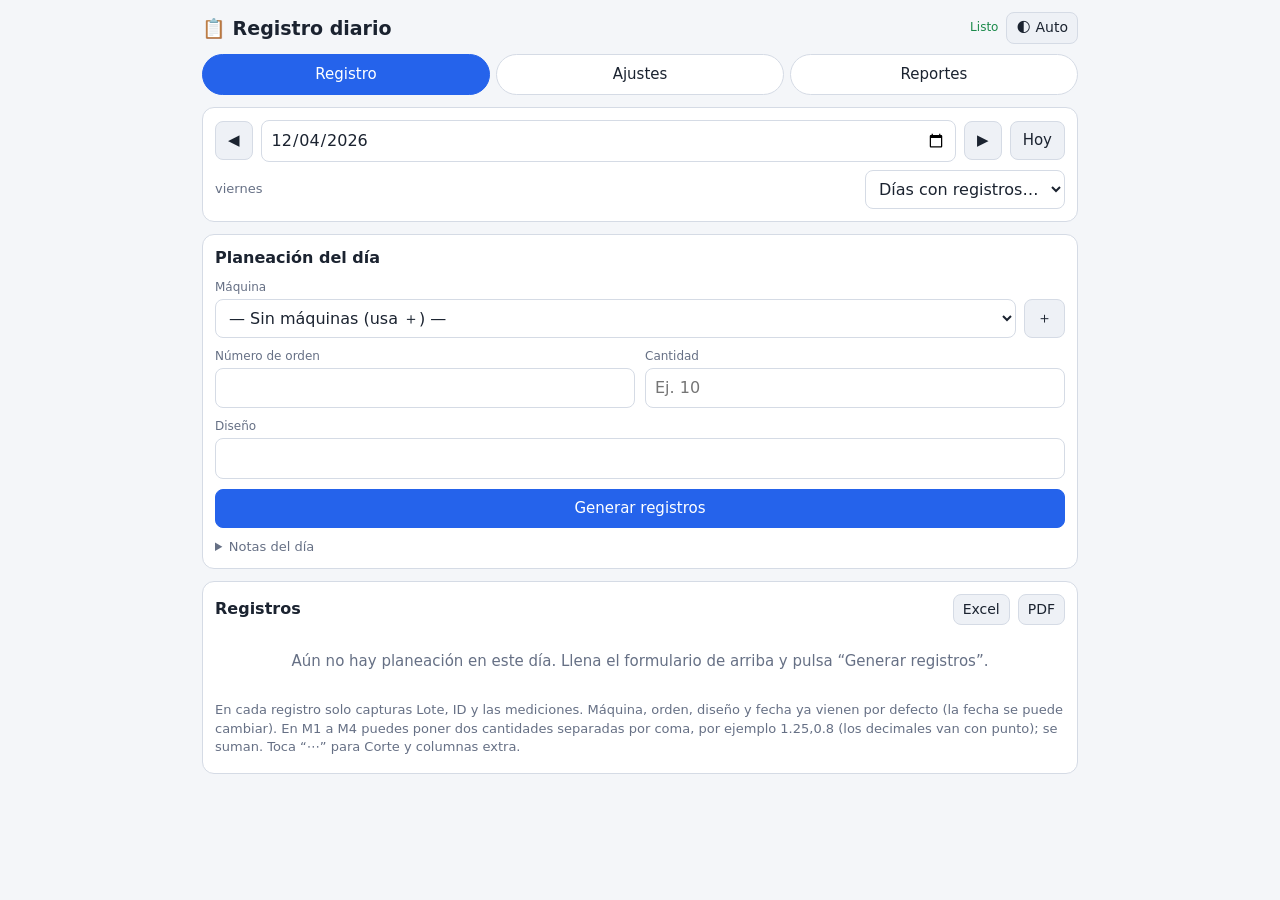
<file: registro-diario-v4.html>
<!doctype html>
<html lang="es">
<head>
<meta charset="utf-8">
<meta name="viewport" content="width=device-width, initial-scale=1, viewport-fit=cover">
<title>Registro diario</title>
<style>
:root{
  --bg:#f4f6f9; --surface:#ffffff; --surface2:#eef1f6; --text:#1b2330; --muted:#667085;
  --border:#d5dbe5; --accent:#2563eb; --accent-text:#ffffff; --danger:#c62828; --ok:#1b8a4b; --neto:#7a4cc2;
  color-scheme:light;
  box-sizing:border-box;
  padding-top:env(safe-area-inset-top,0px);
  padding-bottom:env(safe-area-inset-bottom,0px);
}
@media (prefers-color-scheme: dark){
  :root:not([data-theme="light"]){
    color-scheme:dark;
    --bg:#10141b; --surface:#181e28; --surface2:#222a37; --text:#e8ecf3; --muted:#9aa5b8;
    --border:#313b4c; --accent:#5b8def; --accent-text:#0b1220; --danger:#ff6b6b; --ok:#4cc38a; --neto:#b79cf0;
  }
}
:root[data-theme="dark"]{
  color-scheme:dark;
  --bg:#10141b; --surface:#181e28; --surface2:#222a37; --text:#e8ecf3; --muted:#9aa5b8;
  --border:#313b4c; --accent:#5b8def; --accent-text:#0b1220; --danger:#ff6b6b; --ok:#4cc38a; --neto:#b79cf0;
}
html{scroll-padding-top:env(safe-area-inset-top,0px);-webkit-text-size-adjust:100%;}
*,*::before,*::after{box-sizing:border-box;}
body{margin:0;background:var(--bg);color:var(--text);font:15px/1.4 system-ui,-apple-system,"Segoe UI",Roboto,Arial,sans-serif;-webkit-tap-highlight-color:transparent;}
.wrap{max-width:900px;margin:0 auto;padding:12px 12px 70px;}
h1{font-size:19px;margin:0;}
h2{font-size:16px;margin:0 0 10px;}
header.top{display:flex;gap:10px;align-items:center;justify-content:space-between;margin-bottom:10px;}
.status{font-size:12px;color:var(--ok);}
.tabs{display:flex;gap:6px;margin-bottom:12px;}
.tab{flex:1;border:1px solid var(--border);background:var(--surface);color:var(--text);padding:9px 6px;border-radius:999px;cursor:pointer;font:inherit;}
.tab.active{background:var(--accent);color:var(--accent-text);border-color:var(--accent);}
.card{background:var(--surface);border:1px solid var(--border);border-radius:12px;padding:12px;margin-bottom:12px;}
.row{display:flex;flex-wrap:wrap;gap:8px;align-items:center;}
.nowrap{flex-wrap:nowrap;}
.grow{flex:1 1 auto;}
button,.btn{font:inherit;border:1px solid var(--border);background:var(--surface2);color:var(--text);padding:8px 12px;border-radius:8px;cursor:pointer;touch-action:manipulation;}
button.primary{background:var(--accent);color:var(--accent-text);border-color:var(--accent);}
button.danger{color:var(--danger);}
button.danger.armed{background:var(--danger);color:#fff;border-color:var(--danger);}
button.small{padding:5px 9px;font-size:14px;}
input,select,textarea{font:inherit;font-size:16px;color:var(--text);background:var(--surface);border:1px solid var(--border);border-radius:8px;padding:8px 9px;max-width:100%;touch-action:manipulation;}
input:focus,select:focus,textarea:focus{outline:2px solid var(--accent);outline-offset:-1px;}
textarea{width:100%;min-height:90px;resize:vertical;}
label.lbl{font-size:13px;color:var(--muted);display:block;margin-bottom:4px;}
label.f{display:block;font-size:12px;color:var(--muted);min-width:0;}
label.f>input,label.f>select{display:block;width:100%;margin-top:3px;}
.hint{font-size:13px;color:var(--muted);}
.hidden{display:none !important;}
.grid2{display:grid;grid-template-columns:repeat(auto-fit,minmax(240px,1fr));gap:14px;}
.chips{display:flex;flex-wrap:wrap;gap:6px;margin:8px 0;}
.chip{display:inline-flex;align-items:center;gap:6px;background:var(--surface2);border:1px solid var(--border);border-radius:999px;padding:3px 6px 3px 10px;font-size:13px;}
.chip button{border:0;background:transparent;padding:0 4px;color:var(--danger);font-size:16px;line-height:1;}

/* barra de fecha */
.datebar input[type=date]{flex:1 1 140px;min-width:0;}

/* planeación */
.pf{display:grid;grid-template-columns:1fr 1fr;gap:10px;}
.pf .s2{grid-column:1/-1;}
.pf select{min-width:0;flex:1 1 auto;}
details.notes{margin-top:10px;}
details.notes summary{cursor:pointer;color:var(--muted);font-size:13px;}

/* grupos */
.grp{border:1px solid var(--border);border-radius:12px;background:var(--surface);margin-bottom:10px;overflow:hidden;}
.gh{display:flex;align-items:center;gap:10px;width:100%;text-align:left;border:0;border-radius:0;background:transparent;padding:12px;}
.chev{display:inline-block;transition:transform .15s;color:var(--muted);}
.grp.open .chev{transform:rotate(90deg);}
.gt{flex:1;min-width:0;display:flex;flex-direction:column;}
.t1{font-weight:600;overflow:hidden;text-overflow:ellipsis;white-space:nowrap;}
.t2{font-size:13px;color:var(--muted);overflow:hidden;text-overflow:ellipsis;white-space:nowrap;}
.gc{background:var(--surface2);border-radius:999px;padding:2px 10px;font-size:13px;white-space:nowrap;}
.gc.ok{background:var(--ok);color:#fff;}
.gb{display:none;padding:0 10px 10px;border-top:1px solid var(--border);}
.grp.open .gb{display:block;}
.ge{display:grid;grid-template-columns:1fr 1fr;gap:8px;padding:10px 0 2px;}
.ga{grid-column:1/-1;display:flex;gap:8px;justify-content:space-between;flex-wrap:wrap;}
.rec{background:var(--surface2);border-radius:10px;padding:8px;margin-top:8px;content-visibility:auto;contain-intrinsic-size:auto 170px;}
.rh{display:flex;align-items:center;gap:8px;margin-bottom:6px;}
.rn{font-weight:700;color:var(--accent);min-width:30px;}
.rh input[type=date]{width:auto;min-width:0;padding:5px 7px;}
.fl,.fl2{display:grid;grid-template-columns:1fr 1fr;gap:8px;}
.fl2{margin-top:8px;}
.fm{display:grid;grid-template-columns:1fr 1fr;gap:8px;margin-top:8px;}
.fm input{text-align:right;padding:8px 6px;}
.neto{display:none;font-size:11px;color:var(--neto);text-align:right;min-height:14px;}
body.restar-on .neto{display:block;}
.more{width:100%;margin-top:8px;}
.ob{margin-top:8px;}
.chk{display:flex;gap:10px 18px;flex-wrap:wrap;margin-top:10px;}
.chk label{display:flex;align-items:center;gap:8px;font-size:15px;color:var(--text);cursor:pointer;padding:2px 0;}
.chk input{width:24px;height:24px;margin:0;padding:0;accent-color:var(--accent);}
.gtot,.daytot{margin-top:10px;font-size:13px;}
.daytot{background:var(--surface);border:1px solid var(--border);border-radius:12px;padding:10px 12px;}
.tl{font-weight:600;margin-right:8px;}
.tc{display:inline-block;margin-right:12px;}
.tc i{color:var(--neto);font-style:normal;}
.tc.big{font-size:15px;}
.rtot{margin-top:8px;font-size:14px;font-weight:600;text-align:right;}
.rtot:empty{display:none;}
.empty{padding:16px;text-align:center;color:var(--muted);}

#toast{position:fixed;left:50%;bottom:calc(20px + env(safe-area-inset-bottom,0px));transform:translateX(-50%);background:var(--text);color:var(--bg);padding:9px 16px;border-radius:999px;font-size:14px;opacity:0;pointer-events:none;transition:opacity .2s;max-width:90vw;z-index:50;}
#toast.show{opacity:1;}
.warn{border-color:var(--danger);}
</style>
</head>
<body>
<div class="wrap">
  <header class="top">
    <h1>📋 Registro diario</h1>
    <div class="row nowrap"><span class="status" id="status">Listo</span><button class="small" id="themeBtn" title="Cambiar tema"></button></div>
  </header>

  <nav class="tabs">
    <button class="tab active" data-tab="registro">Registro</button>
    <button class="tab" data-tab="ajustes">Ajustes</button>
    <button class="tab" data-tab="reportes">Reportes</button>
  </nav>

  <!-- ============ REGISTRO ============ -->
  <section id="tab-registro">
    <div class="card">
      <div class="row nowrap datebar">
        <button id="prevDay" title="Día anterior">◀</button>
        <input type="date" id="date">
        <button id="nextDay" title="Día siguiente">▶</button>
        <button id="todayBtn">Hoy</button>
      </div>
      <div class="row" style="margin-top:8px">
        <span class="hint" id="weekday"></span>
        <span class="grow"></span>
        <select id="dayJump" title="Ir a un día con registros" style="max-width:100%"></select>
      </div>
    </div>

    <div class="card">
      <h2>Planeación del día</h2>
      <div class="pf">
        <div class="s2">
          <label class="f" for="pMaq">Máquina</label>
          <div class="row nowrap" style="margin-top:3px">
            <select id="pMaq"></select>
            <button type="button" id="pMaqAdd" title="Agregar una máquina nueva">＋</button>
          </div>
          <div id="pMaqNew" class="row nowrap hidden" style="margin-top:6px">
            <input id="pMaqTxt" class="grow" placeholder="Nombre de la máquina" autocomplete="off" style="min-width:0">
            <button type="button" id="pMaqSave">Guardar</button>
          </div>
        </div>
        <label class="f">Número de orden<input id="pOrden" autocomplete="off"></label>
        <label class="f">Cantidad<input id="pCant" inputmode="numeric" placeholder="Ej. 10" autocomplete="off"></label>
        <label class="f s2">Diseño<input id="pDis" list="dl-diseno" autocomplete="off"></label>
        <button type="button" class="primary s2" id="pAdd">Generar registros</button>
      </div>
      <details class="notes" id="notesBox">
        <summary>Notas del día</summary>
        <textarea id="notes" placeholder="Notas del día (opcional)…" style="margin-top:8px"></textarea>
      </details>
    </div>

    <div class="card" style="padding-bottom:4px">
      <div class="row" style="margin-bottom:10px">
        <h2 style="margin:0">Registros</h2>
        <span class="grow"></span>
        <button class="small" id="quickXlsx">Excel</button>
        <button class="small" id="quickPdf">PDF</button>
      </div>
      <div class="hint" id="restarNote" style="margin-bottom:8px"></div>
      <div id="groups"></div>
      <div class="empty" id="emptyMsg">Aún no hay planeación en este día. Llena el formulario de arriba y pulsa “Generar registros”.</div>
      <div class="daytot hidden" id="dayTot" style="margin-bottom:8px"></div>
      <p class="hint">En cada registro solo capturas Lote, ID y las mediciones. Máquina, orden, diseño y fecha ya vienen por defecto (la fecha se puede cambiar). En M1 a M4 puedes poner dos cantidades separadas por coma, por ejemplo 1.25,0.8 (los decimales van con punto); se suman. Toca “⋯” para Corte y columnas extra.</p>
    </div>
  </section>

  <!-- ============ AJUSTES ============ -->
  <section id="tab-ajustes" class="hidden">
    <div class="card">
      <h2>Listas de opciones</h2>
      <p class="hint">Aquí agregas las máquinas. Los diseños también se agregan solos cuando los escribes. Quitar una opción no borra lo ya registrado.</p>
      <div class="grid2" id="optionsMgr"></div>
    </div>

    <div class="card">
      <h2>Cálculo del centro</h2>
      <div class="row" style="margin-bottom:10px">
        <div>
          <label class="lbl" for="centro">Peso del centro</label>
          <input id="centro" inputmode="decimal" placeholder="Ej. 0.35" style="width:140px">
        </div>
        <div>
          <label class="lbl" for="unidad">Unidad</label>
          <input id="unidad" placeholder="kg" style="width:90px">
        </div>
      </div>
      <label class="row" style="cursor:pointer">
        <input type="checkbox" id="restar" style="width:20px;height:20px">
        <span>Se resta el centro en el apartado de M1 y M2</span>
      </label>
      <p class="hint">Cuando está activado, debajo de M1 y M2 aparece el valor neto (captura − centro). La captura original no se modifica. Si en M1 o M2 pones dos cantidades (con coma), se resta el centro por cada una. El Excel y el PDF incluyen las columnas “M1 neto” y “M2 neto”. El cálculo usa el peso del centro actual, así que si lo cambias se recalculan también los días anteriores.</p>
    </div>

    <div class="card">
      <h2>Columnas adicionales</h2>
      <p class="hint">Agrega las columnas extra que necesites. Aparecen en “⋯” de cada registro y en el Excel y el PDF.</p>
      <div id="colsMgr"></div>
      <div class="row" style="margin-top:10px">
        <input id="newColName" placeholder="Nombre de la columna" class="grow" style="min-width:150px">
        <select id="newColType">
          <option value="texto">Texto</option>
          <option value="numero">Número (con total)</option>
          <option value="lista">Lista de opciones</option>
        </select>
        <button class="primary" id="addCol">Agregar columna</button>
      </div>
    </div>
  </section>

  <!-- ============ REPORTES ============ -->
  <section id="tab-reportes" class="hidden">
    <div class="card">
      <h2>Reporte (Excel / PDF)</h2>
      <div class="row">
        <div>
          <label class="lbl" for="scope">Qué incluir</label>
          <select id="scope">
            <option value="actual">Solo el día seleccionado</option>
            <option value="todos">Todos los días</option>
            <option value="rango">Rango de fechas</option>
          </select>
        </div>
        <div id="rangeBox" class="row hidden">
          <div><label class="lbl" for="from">Desde</label><input type="date" id="from"></div>
          <div><label class="lbl" for="to">Hasta</label><input type="date" id="to"></div>
        </div>
      </div>
      <div class="row" style="margin-top:12px">
        <button class="primary" id="btnXlsx">Descargar Excel</button>
        <button class="primary" id="btnPdf">Descargar PDF</button>
      </div>
      <p class="hint">Solo se incluyen los registros que ya tienen algún dato capturado. Cada fila lleva su propia fecha.</p>
      <p class="hint" id="dlNote"></p>
    </div>

    <div class="card">
      <h2>Backup JSON</h2>
      <div class="row">
        <button class="primary" id="btnJson">Descargar backup JSON</button>
        <label class="btn" for="fileJson">Cargar backup…</label>
        <input type="file" id="fileJson" accept=".json,application/json" class="hidden">
      </div>
      <div id="jsonFallbackBox" class="hidden" style="margin-top:10px">
        <label class="lbl" for="jsonFallback">La descarga no está disponible aquí. Copia este texto y guárdalo en un archivo .json:</label>
        <textarea id="jsonFallback" readonly></textarea>
      </div>
      <details style="margin-top:12px">
        <summary class="hint" style="cursor:pointer">¿No puedes elegir el archivo? Pega el JSON aquí</summary>
        <textarea id="jsonPaste" placeholder="Pega aquí el contenido del backup…" style="margin-top:8px"></textarea>
        <button id="btnPaste" style="margin-top:8px">Cargar texto pegado</button>
      </details>
      <div id="importPanel" class="card warn hidden" style="margin-top:12px">
        <div id="importInfo" style="margin-bottom:10px"></div>
        <div class="row">
          <button class="primary" id="impMerge">Combinar con lo actual</button>
          <button class="danger" id="impReplace">Reemplazar todo</button>
          <button id="impCancel">Cancelar</button>
        </div>
        <p class="hint">Combinar: los días del backup sobrescriben los mismos días; el resto se conserva y las listas se unen. Los backups de la versión anterior también se pueden cargar: sus filas se agrupan por máquina y orden.</p>
      </div>
      <p class="hint">Los datos se guardan automáticamente en este navegador. Descarga un backup de vez en cuando por seguridad, sobre todo antes de limpiar el navegador o cambiar de equipo.</p>
    </div>
  </section>
</div>

<div id="dlbox"></div>
<div id="toast"></div>

<script>
(function(){
'use strict';

/* ---------- utilidades ---------- */
const $ = id => document.getElementById(id);
const pad = n => String(n).padStart(2,'0');
function todayISO(){ const d=new Date(); return d.getFullYear()+'-'+pad(d.getMonth()+1)+'-'+pad(d.getDate()); }
function shiftISO(iso,n){ const [y,m,d]=iso.split('-').map(Number); const t=new Date(y,m-1,d+n); return t.getFullYear()+'-'+pad(t.getMonth()+1)+'-'+pad(t.getDate()); }
function fmtDate(iso){ if(!iso) return ''; const [y,m,d]=iso.split('-'); return d+'/'+m+'/'+y; }
function weekday(iso){ const [y,m,d]=iso.split('-').map(Number); return new Date(y,m-1,d).toLocaleDateString('es-MX',{weekday:'long'}); }
function validISO(s){ return typeof s==='string' && /^\d{4}-\d{2}-\d{2}$/.test(s); }
function toNum(v){ if(v===null||v===undefined) return null; const s=String(v).trim().replace(',','.'); if(s==='') return null; const n=parseFloat(s); return isNaN(n)?null:n; }
function round(n){ return Math.round(n*10000)/10000; }
function fmtN(n){ return String(Number(n.toFixed(3))); }
function uid(){ return Math.random().toString(36).slice(2,9)+Date.now().toString(36); }
function esc(s){ return String(s==null?'':s).replace(/[&<>"']/g,c=>({'&':'&amp;','<':'&lt;','>':'&gt;','"':'&quot;',"'":'&#39;'}[c])); }
function has(v){ return v!==null&&v!==undefined&&String(v).trim()!==''; }
let toastT;
function toast(msg){ const t=$('toast'); t.textContent=msg; t.classList.add('show'); clearTimeout(toastT); toastT=setTimeout(()=>t.classList.remove('show'),2600); }
function arm(btn,txt,ok){
  if(btn.dataset.armed){ clearTimeout(btn._t); delete btn.dataset.armed; btn.classList.remove('armed'); btn.textContent=btn._orig; ok(); return; }
  btn.dataset.armed='1'; btn._orig=btn.textContent; btn.textContent=txt; btn.classList.add('armed');
  btn._t=setTimeout(()=>{ delete btn.dataset.armed; btn.textContent=btn._orig; btn.classList.remove('armed'); },3000);
}

/* ---------- modelo y guardado ---------- */
/* día = { notes:'', groups:[ {k,maquina,orden,diseno,recs:[ {k,fecha,lote,id,m1..m4,corte,obs,x} ]} ] }
   La cantidad de una planeación es recs.length. */
const K_META='rd2_meta', K_DAY='rd2_d_', K_V1='registro_diario_v1';
const BASE=['maquina','diseno'];
const BASE_LABEL={maquina:'Máquinas',diseno:'Diseños'};
const MAXQ=200, CHUNK=30;

function customLists(){ return state.customCols.filter(c=>c.type==='lista').map(c=>'c_'+c.id); }
function allKinds(){ return BASE.concat(customLists()); }
function kindLabel(k){ if(BASE_LABEL[k]) return BASE_LABEL[k]; const c=state.customCols.find(x=>'c_'+x.id===k); return c?c.name:k; }
function defaults(){ return {settings:{centro:'',unidad:'kg',restar:false,theme:'auto'}, options:{maquina:[],diseno:[]}, days:{}, customCols:[]}; }

function normRec(r,dk){
  r=r||{};
  return {k:r.k||uid(), fecha:validISO(r.fecha)?r.fecha:dk, lote:String(r.lote??''), id:String(r.id??''),
    m1:String(r.m1??''), m2:String(r.m2??''), m3:String(r.m3??''), m4:String(r.m4??''),
    corte:String(r.corte??''), obs:String(r.obs??''), almT:!!r.almT, almM:!!r.almM, x:(r.x&&typeof r.x==='object')?Object.assign({},r.x):{}};
}
function normGroup(g,dk){
  g=g||{};
  return {k:g.k||uid(), maquina:String(g.maquina??''), orden:String(g.orden??''), diseno:String(g.diseno??''),
    recs:(Array.isArray(g.recs)?g.recs:[]).slice(0,MAXQ).map(r=>normRec(r,dk))};
}
function normDay(d,dk){
  d=d||{}; const day={notes:'',groups:[]};
  if(Array.isArray(d.groups)){ day.notes=String(d.notes||''); day.groups=d.groups.map(g=>normGroup(g,dk)); }
  else{ /* formato anterior: plan (texto) + rows */
    day.notes=String(d.plan||'');
    const map=new Map();
    (Array.isArray(d.rows)?d.rows:[]).forEach(r=>{
      r=r||{}; const key=String(r.maquina||'')+'|'+String(r.orden||'');
      let g=map.get(key);
      if(!g){ g={k:uid(),maquina:String(r.maquina||''),orden:String(r.orden||''),diseno:'',recs:[]}; map.set(key,g); day.groups.push(g); }
      g.recs.push(normRec(r,dk));
    });
  }
  return day;
}
function normalize(o){
  const s=defaults();
  if(!o||typeof o!=='object') return s;
  if(o.settings){ s.settings.centro=o.settings.centro??''; s.settings.unidad=o.settings.unidad||'kg'; s.settings.restar=!!o.settings.restar; s.settings.theme=['light','dark'].includes(o.settings.theme)?o.settings.theme:'auto'; }
  if(Array.isArray(o.customCols)){ s.customCols=o.customCols.filter(c=>c&&c.id&&c.name).map(c=>({id:String(c.id).replace(/[^A-Za-z0-9_-]/g,''),name:String(c.name),type:['texto','numero','lista'].includes(c.type)?c.type:'texto'})); }
  if(o.options){ Object.keys(o.options).forEach(k=>{ if(Array.isArray(o.options[k])) s.options[k]=o.options[k].map(String).filter(x=>x.trim()); }); }
  s.customCols.forEach(c=>{ if(c.type==='lista'&&!s.options['c_'+c.id]) s.options['c_'+c.id]=[]; });
  if(o.days&&typeof o.days==='object'){
    Object.keys(o.days).forEach(k=>{ if(validISO(k)) s.days[k]=normDay(o.days[k],k); });
  }
  return s;
}
function load(){
  try{
    const m=localStorage.getItem(K_META);
    if(m){
      const meta=JSON.parse(m), days={};
      for(let i=0;i<localStorage.length;i++){
        const k=localStorage.key(i);
        if(k&&k.indexOf(K_DAY)===0){ try{ days[k.slice(K_DAY.length)]=JSON.parse(localStorage.getItem(k)); }catch(e){} }
      }
      return {s:normalize(Object.assign({},meta,{days:days})),migrated:false};
    }
    const v1=localStorage.getItem(K_V1);
    if(v1) return {s:normalize(JSON.parse(v1)),migrated:true};
  }catch(e){}
  return {s:defaults(),migrated:false};
}
let state=defaults();
let cur=todayISO();
const dirty=new Set(); let dirtyMeta=false, saveT;
function setStatus(t,bad){ const s=$('status'); s.textContent=t; s.style.color=bad?'var(--danger)':'var(--ok)'; }
function dayEmpty(d){ return !d.notes.trim() && !d.groups.length; }
function persist(){
  clearTimeout(saveT);
  try{
    if(dirtyMeta){ localStorage.setItem(K_META,JSON.stringify({app:'registro-diario',version:2,settings:state.settings,options:state.options,customCols:state.customCols})); dirtyMeta=false; }
    dirty.forEach(k=>{ const d=state.days[k]; if(d&&!dayEmpty(d)) localStorage.setItem(K_DAY+k,JSON.stringify(d)); else localStorage.removeItem(K_DAY+k); });
    dirty.clear(); setStatus('Guardado ✓');
  }catch(e){ setStatus('No se pudo guardar en el navegador: usa el backup JSON',true); }
}
function schedule(){ setStatus('Guardando…'); clearTimeout(saveT); saveT=setTimeout(persist,500); }
function touchDay(k){ dirty.add(k||cur); schedule(); }
function touchMeta(){ dirtyMeta=true; schedule(); }
function markAll(){
  dirtyMeta=true; Object.keys(state.days).forEach(k=>dirty.add(k));
  try{ for(let i=0;i<localStorage.length;i++){ const k=localStorage.key(i); if(k&&k.indexOf(K_DAY)===0) dirty.add(k.slice(K_DAY.length)); } }catch(e){}
}
function flush(){ if(dirty.size||dirtyMeta) persist(); }
window.addEventListener('pagehide',flush);
document.addEventListener('visibilitychange',()=>{ if(document.hidden) flush(); });

function ensureDay(){ if(!state.days[cur]) state.days[cur]={notes:'',groups:[]}; return state.days[cur]; }
function centro(){ return toNum(state.settings.centro)||0; }
function qty(v){
  if(v===null||v===undefined) return null;
  let sum=0,n=0;
  String(v).split(',').forEach(s=>{ s=s.trim(); if(s==='') return; const x=parseFloat(s); if(!isNaN(x)){ sum+=x; n++; } });
  return n?{sum:sum,n:n}:null;
}
function neto(v){ const q=qty(v); return q===null?null:round(q.sum-centro()*q.n); }
function recTot(r){
  let b=0,k=0,any=false;
  ['m1','m2','m3','m4'].forEach((f,i)=>{ const q=qty(r[f]); if(q){ any=true; b+=q.sum; if(i<2) k+=q.n; } });
  if(!any) return null;
  return {b:round(b), n:round(b-(state.settings.restar?centro()*k:0))};
}
function recTotTxt(r){
  const t=recTot(r); if(!t) return '';
  const u=state.settings.unidad?' '+state.settings.unidad:'';
  return 'Total bruto '+fmtN(t.b)+u+(state.settings.restar?' · Total neto '+fmtN(t.n)+u:'');
}
function netoTxt(v){ if(!state.settings.restar) return ''; const n=neto(v); return n===null?'':'Neto '+fmtN(n); }
function newRec(){ return {k:uid(),fecha:cur,lote:'',id:'',m1:'',m2:'',m3:'',m4:'',corte:'',obs:'',almT:false,almM:false,x:{}}; }
function captured(r){
  if(has(r.lote)||has(r.id)||has(r.m1)||has(r.m2)||has(r.m3)||has(r.m4)||has(r.corte)||has(r.obs)||r.almT||r.almM) return true;
  if(r.x) for(const k in r.x) if(has(r.x[k])) return true;
  return false;
}
function hasExtra(r){ if(has(r.corte)) return true; if(r.x) for(const k in r.x) if(has(r.x[k])) return true; return false; }

/* ---------- opciones ---------- */
function renderDL(kind){
  if(kind==='maquina') return;
  const box=$('dlbox'); let dl=document.getElementById('dl-'+kind);
  if(!dl){ dl=document.createElement('datalist'); dl.id='dl-'+kind; box.appendChild(dl); }
  dl.innerHTML=(state.options[kind]||[]).map(v=>'<option value="'+esc(v)+'"></option>').join('');
}
function renderDatalists(){ $('dlbox').innerHTML=''; allKinds().forEach(renderDL); }
function refreshMaq(){
  const sel=$('pMaq'), prev=sel.value;
  const opts=state.options.maquina||[];
  sel.innerHTML='<option value="">'+(opts.length?'— Elige máquina —':'— Sin máquinas (usa ＋) —')+'</option>'+opts.map(v=>'<option value="'+esc(v)+'">'+esc(v)+'</option>').join('');
  if(prev&&opts.indexOf(prev)>-1) sel.value=prev;
}
let regStale=false;
function addOption(kind,val){
  val=(val||'').trim(); if(!val) return false;
  if(!state.options[kind]) state.options[kind]=[];
  if(state.options[kind].some(x=>x.toLowerCase()===val.toLowerCase())) return false;
  state.options[kind].push(val);
  renderDL(kind); touchMeta();
  if(kind==='maquina'){ refreshMaq(); regStale=true; }
  return true;
}

/* ---------- registro: render ---------- */
const openSet=new Set(); const shown=new Map();
const GR=$('groups');
function gOf(k){ const d=state.days[cur]; return d?d.groups.find(g=>g.k===k):null; }
function cnt(g){ let c=0; g.recs.forEach(r=>{ if(captured(r)) c++; }); return c; }
function titleHTML(g){
  return '<span class="t1">'+(g.maquina?esc(g.maquina):'Sin máquina')+' · '+(g.orden?'Orden '+esc(g.orden):'Sin orden')+'</span>'+(g.diseno?'<span class="t2">'+esc(g.diseno)+'</span>':'');
}
function grpHTML(g){
  const c=cnt(g), n=g.recs.length;
  return '<div class="grp'+(openSet.has(g.k)?' open':'')+'" data-g="'+g.k+'"><button type="button" class="gh" data-act="toggle"><span class="chev">▸</span><span class="gt">'+titleHTML(g)+'</span><span class="gc'+(n&&c===n?' ok':'')+'">'+c+'/'+n+'</span></button><div class="gb"></div></div>';
}
function updateHead(ge,g){
  ge.querySelector('.gt').innerHTML=titleHTML(g);
  const c=cnt(g), n=g.recs.length, gc=ge.querySelector('.gc');
  gc.textContent=c+'/'+n; gc.classList.toggle('ok',n>0&&c===n);
}
function maqOpts(sel){
  const opts=state.options.maquina||[];
  let h='<option value="">—</option>'+opts.map(v=>'<option value="'+esc(v)+'"'+(v===sel?' selected':'')+'>'+esc(v)+'</option>').join('');
  if(sel&&opts.indexOf(sel)<0) h+='<option value="'+esc(sel)+'" selected>'+esc(sel)+'</option>';
  return h;
}
function editHTML(g){
  return '<div class="ge">'+
    '<label class="f">Máquina<select data-gf="maquina">'+maqOpts(g.maquina)+'</select></label>'+
    '<label class="f">N.º de orden<input data-gf="orden" autocomplete="off" value="'+esc(g.orden)+'"></label>'+
    '<label class="f">Diseño<input data-gf="diseno" list="dl-diseno" autocomplete="off" value="'+esc(g.diseno)+'"></label>'+
    '<label class="f">Cantidad<input data-gf="cantidad" inputmode="numeric" value="'+g.recs.length+'"></label>'+
    '<div class="ga"><button type="button" class="small" data-act="addrec">+ registro</button><button type="button" class="small danger" data-act="delgrp">🗑 Quitar planeación</button></div>'+
  '</div>';
}
function extrasHTML(r){
  let h='<div class="fl2"><label class="f">Corte<input data-f="corte" autocomplete="off" value="'+esc(r.corte)+'"></label>';
  state.customCols.forEach(c=>{
    const v=(r.x&&r.x[c.id])||'';
    h+='<label class="f">'+esc(c.name)+'<input data-f="x:'+c.id+'"'+(c.type==='numero'?' inputmode="decimal"':'')+(c.type==='lista'?' list="dl-c_'+c.id+'" autocomplete="off"':'')+' value="'+esc(v)+'"></label>';
  });
  return h+'</div>';
}
function recHTML(r,i){
  const m=(f,L,dec)=>'<label class="f">'+L+'<input data-f="'+f+'" inputmode="text" autocapitalize="off" autocorrect="off" spellcheck="false" autocomplete="off" value="'+esc(r[f])+'">'+(dec?'<span class="neto">'+netoTxt(r[f])+'</span>':'')+'</label>';
  return '<div class="rec" data-r="'+r.k+'">'+
    '<div class="rh"><span class="rn">#'+(i+1)+'</span><input type="date" data-f="fecha" aria-label="Fecha" value="'+esc(r.fecha)+'"><span class="grow"></span>'+
      '<button type="button" class="small" data-act="more" title="Corte y columnas extra">⋯</button>'+
      '<button type="button" class="small danger" data-act="delrec" title="Quitar registro">🗑</button></div>'+
    '<div class="fl"><label class="f">Lote<input data-f="lote" autocomplete="off" value=""'+esc(r.lote)+'"></label>'+
      '<label class="f">ID<input data-f="id" autocomplete="off" value="'+esc(r.id)+'"></label></div>'+
    '<div class="fm">'+m('m1','M1',true)+m('m2','M2',true)+m('m3','M3')+m('m4','M4')+'</div>'+
    '<div class="rtot">'+recTotTxt(r)+'</div>'+
    '<label class="f ob">Observaciones<input data-f="obs" autocomplete="off" value="'+esc(r.obs)+'"></label>'+
    '<div class="chk"><label><input type="checkbox" data-f="almT"'+(r.almT?' checked':'')+'> Almacén tintas</label><label><input type="checkbox" data-f="almM"'+(r.almM?' checked':'')+'> Almacén MP</label></div>'+
    '<div class="fx">'+(hasExtra(r)?extrasHTML(r):'')+'</div>'+
  '</div>';
}
function totals(recs){
  const t={m:[0,0,0,0],n:[0,0,0,0],x:{},b:0,net:0,any:false};
  const nums=state.customCols.filter(c=>c.type==='numero');
  recs.forEach(r=>{
    for(let i=0;i<4;i++){ const q=qty(r['m'+(i+1)]); if(q){ t.m[i]+=q.sum; t.n[i]+=q.n; } }
    const rt=recTot(r); if(rt){ t.any=true; t.b+=rt.b; t.net+=rt.n; }
    nums.forEach(c=>{ const v=toNum(r.x&&r.x[c.id]); if(v!==null){ (t.x[c.id]=t.x[c.id]||{s:0}).s+=v; } });
  });
  t.b=round(t.b); t.net=round(t.net);
  return t;
}
function totHTML(t){
  const u=esc(state.settings.unidad||''); let h='';
  for(let i=0;i<4;i++){
    if(!t.n[i]) continue;
    h+='<span class="tc"><b>M'+(i+1)+'</b> '+fmtN(t.m[i])+(state.settings.restar&&i<2?' <i>(neto '+fmtN(t.m[i]-centro()*t.n[i])+' '+u+')</i>':'')+'</span>';
  }
  if(t.any){
    h+='<span class="tc big"><b>Total bruto</b> '+fmtN(t.b)+' '+u+'</span>';
    if(state.settings.restar) h+='<span class="tc big"><b>Total neto</b> '+fmtN(t.net)+' '+u+'</span>';
  }
  state.customCols.forEach(c=>{ if(t.x[c.id]) h+='<span class="tc"><b>'+esc(c.name)+'</b> '+fmtN(t.x[c.id].s)+'</span>'; });
  return h?'<span class="tl">Totales</span>'+h:'';
}
function updateGTot(ge,g){ const el=ge.querySelector('.gtot'); if(el) el.innerHTML=totHTML(totals(g.recs)); }
function updateDayTotals(){
  const d=state.days[cur], el=$('dayTot');
  if(!d||d.groups.length<2){ el.classList.add('hidden'); return; }
  const all=[]; d.groups.forEach(g=>g.recs.forEach(r=>all.push(r)));
  const h=totHTML(totals(all));
  el.innerHTML=h?h.replace('Totales','Totales del día'):'';
  el.classList.toggle('hidden',!h);
}
function fillBody(ge,g){
  const gb=ge.querySelector('.gb');
  const n=g.recs.length, show=Math.min(n,Math.max(shown.get(g.k)||0,CHUNK));
  let h=editHTML(g)+'<div class="recs">';
  if(!n) h+='<div class="hint" style="padding:10px 0">Sin registros. Usa “+ registro”.</div>';
  for(let i=0;i<show;i++) h+=recHTML(g.recs[i],i);
  h+='</div>';
  if(show<n) h+='<button type="button" class="more" data-act="showmore">Mostrar '+Math.min(CHUNK,n-show)+' más ('+(n-show)+' restantes)</button>';
  h+='<div class="gtot"></div>';
  gb.innerHTML=h; gb.dataset.f='1';
  updateGTot(ge,g);
}
function renderGroups(){
  const d=state.days[cur], gs=d?d.groups:[];
  GR.innerHTML=gs.map(grpHTML).join('');
  gs.forEach(g=>{ if(openSet.has(g.k)){ const ge=GR.querySelector('[data-g="'+g.k+'"]'); if(ge) fillBody(ge,g); } });
  $('emptyMsg').classList.toggle('hidden',gs.length>0);
  updateDayTotals();
  regStale=false;
}
function dayHas(d){ return d&&(d.groups.length||d.notes.trim()); }
function renderDayJump(){
  const sel=$('dayJump');
  let h='<option value="">Días con registros…</option>';
  Object.keys(state.days).filter(k=>dayHas(state.days[k])).sort().reverse().forEach(k=>{
    const n=state.days[k].groups.reduce((a,g)=>a+g.recs.length,0);
    h+='<option value="'+k+'">'+fmtDate(k)+' ('+n+' reg.)</option>';
  });
  sel.innerHTML=h; sel.value='';
}
function applyRestarUI(){
  document.body.classList.toggle('restar-on',!!state.settings.restar);
  $('restarNote').textContent=state.settings.restar?('Se resta el centro ('+centro()+' '+(state.settings.unidad||'')+') en M1 y M2.'):'';
}
function renderAll(){
  $('date').value=cur;
  $('weekday').textContent=weekday(cur);
  const d=state.days[cur]; const notes=d?d.notes:'';
  $('notes').value=notes; $('notesBox').open=!!notes.trim();
  applyRestarUI(); refreshMaq(); renderGroups(); renderDayJump();
}

/* ---------- eventos del registro (delegados) ---------- */
function ctx(t){
  const ge=t.closest('.grp'); if(!ge) return null;
  const g=gOf(ge.dataset.g); if(!g) return null;
  const re=t.closest('.rec');
  return {ge:ge,g:g,re:re,r:re?g.recs.find(x=>x.k===re.dataset.r):null};
}
GR.addEventListener('input',e=>{
  const t=e.target, c=ctx(t); if(!c) return;
  const f=t.dataset.f, gf=t.dataset.gf;
  if(f&&c.r){
    const val=t.type==='checkbox'?t.checked:t.value;
    if(f.slice(0,2)==='x:'){ if(!c.r.x) c.r.x={}; c.r.x[f.slice(2)]=val; }
    else c.r[f]=val;
    touchDay();
    if(/^m[1-4]$/.test(f)){
      if(f==='m1'||f==='m2'){ const s=t.parentNode.querySelector('.neto'); if(s) s.textContent=netoTxt(c.r[f]); }
      const rt=c.re.querySelector('.rtot'); if(rt) rt.textContent=recTotTxt(c.r);
    }
    if(f!=='fecha'){ updateGTot(c.ge,c.g); updateHead(c.ge,c.g); updateDayTotals(); }
  }else if(gf&&gf!=='cantidad'){
    c.g[gf]=t.value; touchDay(); updateHead(c.ge,c.g);
  }
});
GR.addEventListener('change',e=>{
  const t=e.target, c=ctx(t); if(!c) return;
  const f=t.dataset.f, gf=t.dataset.gf;
  if(f){
    if(f.slice(0,2)==='x:'){ const col=state.customCols.find(x=>x.id===f.slice(2)); if(col&&col.type==='lista'&&addOption('c_'+col.id,t.value)) toast('Agregado a la lista: '+t.value.trim()); }
  }else if(gf==='diseno'){ addOption('diseno',t.value); }
  else if(gf==='cantidad'){ setCount(c.ge,c.g,parseInt(t.value,10),t); }
});
function setCount(ge,g,n,input){
  if(!isFinite(n)||n<1){ input.value=g.recs.length; toast('La cantidad debe ser 1 o más'); return; }
  if(n>MAXQ){ n=MAXQ; toast('Máximo '+MAXQ+' registros por planeación'); }
  const before=g.recs.length;
  if(n>before){ for(let i=before;i<n;i++) g.recs.push(newRec()); }
  else if(n<before){
    const want=before-n; let removed=0;
    while(removed<want&&g.recs.length&&!captured(g.recs[g.recs.length-1])){ g.recs.pop(); removed++; }
    if(removed<want) toast(removed?('Solo se quitaron '+removed+': los demás tienen datos. Bórralos con 🗑'):'Esos registros tienen datos. Bórralos con 🗑');
  }
  touchDay(); fillBody(ge,g); updateHead(ge,g); updateDayTotals(); renderDayJump();
}
GR.addEventListener('click',e=>{
  const b=e.target.closest('[data-act]'); if(!b) return;
  const c=ctx(b); if(!c) return;
  switch(b.dataset.act){
    case 'toggle':{
      const open=c.ge.classList.toggle('open');
      if(open){ openSet.add(c.g.k); if(!c.ge.querySelector('.gb').dataset.f) fillBody(c.ge,c.g); }
      else openSet.delete(c.g.k);
      break;
    }
    case 'showmore':
      shown.set(c.g.k,Math.max(shown.get(c.g.k)||0,CHUNK)+CHUNK); fillBody(c.ge,c.g); break;
    case 'more':{
      if(!c.r) break;
      const fx=c.re.querySelector('.fx');
      if(!fx.firstChild){ fx.innerHTML=extrasHTML(c.r); fx.classList.remove('hidden'); } else fx.classList.toggle('hidden');
      break;
    }
    case 'addrec':{
      if(c.g.recs.length>=MAXQ){ toast('Máximo '+MAXQ+' registros por planeación'); break; }
      c.g.recs.push(newRec()); shown.set(c.g.k,c.g.recs.length);
      touchDay(); fillBody(c.ge,c.g); updateHead(c.ge,c.g); updateDayTotals(); renderDayJump();
      break;
    }
    case 'delrec':
      if(!c.r) break;
      arm(b,'¿Quitar?',()=>{
        c.g.recs=c.g.recs.filter(x=>x!==c.r);
        touchDay(); fillBody(c.ge,c.g); updateHead(c.ge,c.g); updateDayTotals(); renderDayJump();
      });
      break;
    case 'delgrp':
      arm(b,'¿Quitar con '+c.g.recs.length+' registros?',()=>{
        const d=state.days[cur]; d.groups=d.groups.filter(x=>x!==c.g);
        openSet.delete(c.g.k); shown.delete(c.g.k);
        touchDay(); renderGroups(); renderDayJump();
      });
      break;
  }
});

/* ---------- planeación: formulario ---------- */
$('pMaqAdd').addEventListener('click',()=>{ $('pMaqNew').classList.toggle('hidden'); if(!$('pMaqNew').classList.contains('hidden')) $('pMaqTxt').focus(); });
function saveMaq(){
  const v=$('pMaqTxt').value.trim(); if(!v){ toast('Escribe el nombre de la máquina'); return; }
  const added=addOption('maquina',v);
  const opt=(state.options.maquina||[]).find(x=>x.toLowerCase()===v.toLowerCase());
  refreshMaq(); if(opt) $('pMaq').value=opt;
  $('pMaqTxt').value=''; $('pMaqNew').classList.add('hidden');
  toast(added?'Máquina agregada: '+v:'Esa máquina ya existía');
}
$('pMaqSave').addEventListener('click',saveMaq);
$('pMaqTxt').addEventListener('keydown',e=>{ if(e.key==='Enter'){ e.preventDefault(); saveMaq(); } });
$('pAdd').addEventListener('click',()=>{
  let n=parseInt($('pCant').value,10);
  if(!isFinite(n)||n<1){ toast('Escribe la cantidad (1 o más)'); $('pCant').focus(); return; }
  if(n>MAXQ){ n=MAXQ; toast('Máximo '+MAXQ+' registros por planeación'); }
  const maq=$('pMaq').value, ord=$('pOrden').value.trim(), dis=$('pDis').value.trim();
  if(!maq&&!ord&&!dis){ toast('Elige una máquina o escribe orden o diseño'); return; }
  const g={k:uid(),maquina:maq,orden:ord,diseno:dis,recs:[]};
  for(let i=0;i<n;i++) g.recs.push(newRec());
  ensureDay().groups.push(g);
  if(dis) addOption('diseno',dis);
  openSet.add(g.k); touchDay(); renderGroups(); renderDayJump();
  $('pOrden').value=''; $('pDis').value=''; $('pCant').value='';
  const el=GR.querySelector('[data-g="'+g.k+'"]'); if(el) el.scrollIntoView({block:'start'});
  toast(n+' registro'+(n===1?'':'s')+' generado'+(n===1?'':'s'));
});
$('notes').addEventListener('input',e=>{ ensureDay().notes=e.target.value; touchDay(); });
$('notes').addEventListener('change',renderDayJump);

/* ---------- navegación de días ---------- */
function goDay(iso){ if(!iso) return; cur=iso; renderAll(); }
$('date').addEventListener('change',e=>goDay(e.target.value));
$('prevDay').addEventListener('click',()=>goDay(shiftISO(cur,-1)));
$('nextDay').addEventListener('click',()=>goDay(shiftISO(cur,1)));
$('todayBtn').addEventListener('click',()=>goDay(todayISO()));
$('dayJump').addEventListener('change',e=>goDay(e.target.value));

/* ---------- ajustes ---------- */
function renderOptionsMgr(){
  const box=$('optionsMgr'); box.innerHTML='';
  allKinds().forEach(kind=>{
    if(!state.options[kind]) state.options[kind]=[];
    const wrap=document.createElement('div');
    const h=document.createElement('label'); h.className='lbl'; h.textContent=kindLabel(kind); wrap.appendChild(h);
    const chips=document.createElement('div'); chips.className='chips';
    if(!state.options[kind].length){ const e=document.createElement('span'); e.className='hint'; e.textContent='Sin opciones todavía'; chips.appendChild(e); }
    state.options[kind].forEach((v,i)=>{
      const c=document.createElement('span'); c.className='chip';
      const t=document.createElement('span'); t.textContent=v;
      const x=document.createElement('button'); x.textContent='×'; x.title='Quitar'; x.setAttribute('aria-label','Quitar '+v);
      x.addEventListener('click',()=>{ state.options[kind].splice(i,1); renderDL(kind); if(kind==='maquina') refreshMaq(); regStale=true; renderOptionsMgr(); touchMeta(); });
      c.appendChild(t); c.appendChild(x); chips.appendChild(c);
    });
    wrap.appendChild(chips);
    const r=document.createElement('div'); r.className='row nowrap';
    const inp=document.createElement('input'); inp.placeholder='Nueva opción'; inp.className='grow'; inp.style.minWidth='0'; inp.autocomplete='off';
    const b=document.createElement('button'); b.textContent='Agregar';
    const go=()=>{ if(addOption(kind,inp.value)){ inp.value=''; renderOptionsMgr(); } else if(inp.value.trim()) toast('Esa opción ya existe'); };
    b.addEventListener('click',go);
    inp.addEventListener('keydown',e=>{ if(e.key==='Enter'){ e.preventDefault(); go(); } });
    r.appendChild(inp); r.appendChild(b); wrap.appendChild(r);
    box.appendChild(wrap);
  });
}
function renderColsMgr(){
  const box=$('colsMgr'); box.innerHTML='';
  if(!state.customCols.length){ const e=document.createElement('div'); e.className='hint'; e.textContent='Sin columnas adicionales todavía.'; box.appendChild(e); return; }
  const tl={texto:'Texto',numero:'Número',lista:'Lista'};
  state.customCols.forEach((c,idx)=>{
    const row=document.createElement('div'); row.className='row'; row.style.marginBottom='6px';
    const inp=document.createElement('input'); inp.value=c.name; inp.className='grow'; inp.style.minWidth='0'; inp.setAttribute('aria-label','Nombre de la columna');
    inp.addEventListener('change',()=>{ const v=inp.value.trim(); if(!v){ inp.value=c.name; return; } c.name=v; regStale=true; touchMeta(); renderOptionsMgr(); });
    const t=document.createElement('span'); t.className='hint'; t.textContent=tl[c.type];
    const del=document.createElement('button'); del.className='small danger'; del.textContent='Quitar';
    del.addEventListener('click',()=>arm(del,'¿Borrar columna y sus datos?',()=>{
      state.customCols.splice(idx,1);
      Object.keys(state.days).forEach(k=>{ state.days[k].groups.forEach(g=>g.recs.forEach(r=>{ if(r.x) delete r.x[c.id]; })); dirty.add(k); });
      delete state.options['c_'+c.id];
      regStale=true; touchMeta(); renderDatalists(); renderSettings(); toast('Columna eliminada');
    }));
    row.appendChild(inp); row.appendChild(t); row.appendChild(del); box.appendChild(row);
  });
}
function addCol(){
  const name=$('newColName').value.trim();
  if(!name){ toast('Escribe el nombre de la columna'); return; }
  const col={id:uid().replace(/[^A-Za-z0-9_-]/g,''),name:name,type:$('newColType').value};
  state.customCols.push(col);
  if(col.type==='lista') state.options['c_'+col.id]=[];
  $('newColName').value=''; regStale=true; touchMeta(); renderDatalists(); renderSettings(); toast('Columna agregada: '+name);
}
$('addCol').addEventListener('click',addCol);
$('newColName').addEventListener('keydown',e=>{ if(e.key==='Enter'){ e.preventDefault(); addCol(); } });
function renderSettings(){
  $('centro').value=state.settings.centro; $('unidad').value=state.settings.unidad; $('restar').checked=!!state.settings.restar;
  renderOptionsMgr(); renderColsMgr();
}
function settingsChanged(){ touchMeta(); applyRestarUI(); regStale=true; }
$('centro').addEventListener('input',e=>{ state.settings.centro=e.target.value; settingsChanged(); });
$('unidad').addEventListener('input',e=>{ state.settings.unidad=e.target.value; settingsChanged(); });
$('restar').addEventListener('change',e=>{ state.settings.restar=e.target.checked; settingsChanged(); });

/* ---------- tema ---------- */
const THEMES=['auto','light','dark'], TL={auto:'🌓 Auto',light:'☀️ Claro',dark:'🌙 Oscuro'};
function applyTheme(){
  const t=THEMES.indexOf(state.settings.theme)>-1?state.settings.theme:'auto';
  if(t==='auto') document.documentElement.removeAttribute('data-theme'); else document.documentElement.setAttribute('data-theme',t);
  $('themeBtn').textContent=TL[t];
}
$('themeBtn').addEventListener('click',()=>{
  const i=THEMES.indexOf(state.settings.theme); state.settings.theme=THEMES[(i+1)%THEMES.length];
  applyTheme(); touchMeta();
});

/* ---------- pestañas ---------- */
document.querySelectorAll('.tab').forEach(b=>b.addEventListener('click',()=>{
  const tab=b.dataset.tab;
  document.querySelectorAll('.tab').forEach(x=>x.classList.toggle('active',x===b));
  ['registro','ajustes','reportes'].forEach(t=>$('tab-'+t).classList.toggle('hidden',t!==tab));
  if(tab==='ajustes') renderSettings();
  if(tab==='registro'&&regStale){ refreshMaq(); renderGroups(); }
  if(tab==='reportes') updateDlUI();
}));

/* ---------- carga perezosa de librerías ---------- */
const libs={};
function loadScript(src){
  if(libs[src]) return libs[src];
  return libs[src]=new Promise((res,rej)=>{
    const s=document.createElement('script'); s.src=src; s.onload=res;
    s.onerror=()=>{ delete libs[src]; rej(new Error('No se pudo cargar la librería. Revisa tu conexión.')); };
    document.head.appendChild(s);
  });
}
const CDN='https://cdnjs.cloudflare.com/ajax/libs/';
async function needXlsx(){ if(typeof XLSX==='undefined') await loadScript(CDN+'xlsx/0.18.5/xlsx.full.min.js'); }
async function needPdf(){
  if(!(window.jspdf&&window.jspdf.jsPDF)) await loadScript(CDN+'jspdf/2.5.1/jspdf.umd.min.js');
  await loadScript(CDN+'jspdf-autotable/3.5.31/jspdf.plugin.autotable.min.js');
}

/* ---------- descargas ---------- */
let dl=null;
function updateDlUI(){ $('dlNote').textContent=dl?'':'La descarga de archivos no está disponible en esta vista; abre el artefacto desde claude.ai para exportar.'; }
if(window.claude&&typeof claude.use==='function'){
  claude.use('downloads').then(m=>{ dl=m; updateDlUI(); }).catch(()=>{ updateDlUI(); });
}
async function saveFile(name,data){
  if(!dl){ toast('La descarga no está disponible en esta vista'); return false; }
  try{ await dl.save({filename:name,data:data}); toast('Archivo listo'); return true; }
  catch(e){ if(e&&e.code==='declined') return false; toast('No se pudo descargar: '+((e&&e.message)||e)); return false; }
}

/* ---------- reportes ---------- */
$('scope').addEventListener('change',()=>{
  $('rangeBox').classList.toggle('hidden',$('scope').value!=='rango');
  if($('scope').value==='rango'){ if(!$('from').value) $('from').value=cur; if(!$('to').value) $('to').value=cur; }
});
function daysForScope(quick){
  const sc=quick?'actual':$('scope').value;
  if(sc==='actual') return [cur];
  const keys=Object.keys(state.days).filter(k=>dayHas(state.days[k])).sort();
  if(sc==='todos') return keys;
  const f=$('from').value||'0000-00-00', t=$('to').value||'9999-99-99';
  return keys.filter(k=>k>=f&&k<=t);
}
function scopeLabel(days,quick){
  const sc=quick?'actual':$('scope').value;
  if(sc==='actual') return cur;
  if(!days.length) return 'vacio';
  return days[0]+'_a_'+days[days.length-1];
}
function flat(days){
  const out=[];
  days.forEach(dk=>{ const d=state.days[dk]; if(!d) return; d.groups.forEach(g=>g.recs.forEach((r,i)=>{ if(captured(r)) out.push({dk:dk,g:g,r:r,i:i}); })); });
  return out;
}
function cols(){
  const c=['Fecha','Máquina','N.º de orden','Diseño','N.º','Lote','ID','M1','M2','M3','M4'];
  if(state.settings.restar) c.push('M1 neto','M2 neto');
  c.push('Total bruto'); if(state.settings.restar) c.push('Total neto');
  c.push('Corte','Observaciones','Almacén tintas','Almacén MP');
  state.customCols.forEach(col=>c.push(col.name));
  return c;
}
function nb(v){ const n=toNum(v); return n===null?'':n; }
function nm(v){ const q=qty(v); return q?round(q.sum):''; }
function rowVals(it){
  const g=it.g, r=it.r;
  const a=[fmtDate(r.fecha||it.dk),g.maquina,g.orden,g.diseno,it.i+1,r.lote,r.id,nm(r.m1),nm(r.m2),nm(r.m3),nm(r.m4)];
  if(state.settings.restar){ const a1=neto(r.m1), a2=neto(r.m2); a.push(a1===null?'':a1,a2===null?'':a2); }
  const tt=recTot(r); a.push(tt?tt.b:''); if(state.settings.restar) a.push(tt?tt.n:'');
  a.push(r.corte,r.obs,r.almT?'Sí':'',r.almM?'Sí':'');
  state.customCols.forEach(col=>{ const v=r.x?r.x[col.id]:''; a.push(col.type==='numero'?nb(v):(v||'')); });
  return a;
}
function totalsRow(items){
  const t=totals(items.map(it=>it.r)), rs=state.settings.restar;
  const row=['Totales','','','','','',''];
  for(let i=0;i<4;i++) row.push(t.n[i]?round(t.m[i]):'');
  if(rs) for(let i=0;i<2;i++) row.push(t.n[i]?round(t.m[i]-centro()*t.n[i]):'');
  row.push(t.any?t.b:''); if(rs) row.push(t.any?t.net:'');
  row.push('','','','');
  state.customCols.forEach(col=>{ row.push(col.type==='numero'&&t.x[col.id]?round(t.x[col.id].s):''); });
  return row;
}
function infoLine(){ return state.settings.restar?('Centro restado en M1 y M2: '+centro()+' '+(state.settings.unidad||'')):''; }

async function exportXlsx(quick){
  const days=daysForScope(quick);
  if(!days.length){ toast('No hay datos en ese rango'); return; }
  toast('Preparando Excel…');
  try{ await needXlsx(); }catch(e){ toast(e.message); return; }
  const wb=XLSX.utils.book_new();
  const head=cols(); const aoa=[head];
  flat(days).forEach(it=>aoa.push(rowVals(it)));
  const ws=XLSX.utils.aoa_to_sheet(aoa);
  ws['!cols']=head.map(h=>({wch: h==='Observaciones'?40: h==='N.º de orden'?16: h==='Diseño'?22: h==='Fecha'?12: 11}));
  XLSX.utils.book_append_sheet(wb,ws,'Registro');
  const plans=[['Día','Máquina','N.º de orden','Diseño','Cantidad','Capturados']];
  days.forEach(k=>{ const d=state.days[k]; if(d) d.groups.forEach(g=>plans.push([fmtDate(k),g.maquina,g.orden,g.diseno,g.recs.length,cnt(g)])); });
  const wp=XLSX.utils.aoa_to_sheet(plans); wp['!cols']=[{wch:12},{wch:16},{wch:16},{wch:22},{wch:10},{wch:11}];
  XLSX.utils.book_append_sheet(wb,wp,'Planeación');
  const notes=[['Día','Notas']]; days.forEach(k=>{ const d=state.days[k]; if(d&&d.notes.trim()) notes.push([fmtDate(k),d.notes]); });
  if(notes.length>1){ const wn=XLSX.utils.aoa_to_sheet(notes); wn['!cols']=[{wch:12},{wch:100}]; XLSX.utils.book_append_sheet(wb,wn,'Notas'); }
  if(state.settings.restar){
    const wa=XLSX.utils.aoa_to_sheet([['Ajuste','Valor'],['Peso del centro',centro()],['Unidad',state.settings.unidad||''],['Se resta en M1 y M2','Sí']]);
    wa['!cols']=[{wch:22},{wch:14}];
    XLSX.utils.book_append_sheet(wb,wa,'Ajustes');
  }
  const out=XLSX.write(wb,{bookType:'xlsx',type:'array'});
  await saveFile('registro_'+scopeLabel(days,quick)+'.xlsx',new Blob([out],{type:'application/vnd.openxmlformats-officedocument.spreadsheetml.sheet'}));
}

async function exportPdf(quick){
  const days=daysForScope(quick);
  if(!days.length){ toast('No hay datos en ese rango'); return; }
  toast('Preparando PDF…');
  try{ await needPdf(); }catch(e){ toast(e.message); return; }
  const doc=new window.jspdf.jsPDF({orientation:'landscape',unit:'pt',format:'letter'});
  if(typeof doc.autoTable!=='function'){ toast('No se cargó el módulo de tablas del PDF.'); return; }
  doc.setFontSize(16); doc.text('Reporte de registro',40,40);
  doc.setFontSize(9); doc.setTextColor(100);
  const sub=(days.length===1?fmtDate(days[0]):fmtDate(days[0])+' al '+fmtDate(days[days.length-1]))+(infoLine()?'   ·   '+infoLine():'');
  doc.text(sub,40,56); doc.setTextColor(0);
  let y=70;
  const c=cols(), n=c.length;
  days.forEach(k=>{
    const d=state.days[k]||{notes:'',groups:[]};
    doc.autoTable({
      startY:y, margin:{left:40,right:40},
      head:[['Día: '+fmtDate(k)+' ('+weekday(k)+')']],
      body:d.notes.trim()?[['Notas: '+d.notes.trim()]]:[],
      theme:'grid', styles:{fontSize:9,cellPadding:5}, headStyles:{fillColor:[55,65,81]}
    });
    y=doc.lastAutoTable.finalY+6;
    if(d.groups.length){
      doc.autoTable({
        startY:y, margin:{left:40,right:40},
        head:[['Máquina','N.º de orden','Diseño','Cantidad','Capturados']],
        body:d.groups.map(g=>[g.maquina,g.orden,g.diseno,g.recs.length,cnt(g)]),
        theme:'grid', styles:{fontSize:8,cellPadding:3}, headStyles:{fillColor:[100,116,139]}
      });
      y=doc.lastAutoTable.finalY+6;
    }
    const items=flat([k]);
    const body=items.length?items.map(rowVals):[[{content:'Sin registros capturados',colSpan:n,styles:{halign:'center',textColor:120}}]];
    doc.autoTable({
      startY:y, margin:{left:40,right:40},
      head:[c], body:body, foot:items.length?[totalsRow(items)]:undefined,
      theme:'striped', styles:{fontSize:7,cellPadding:2.5,overflow:'linebreak'},
      headStyles:{fillColor:[37,99,235]}, footStyles:{fillColor:[230,233,240],textColor:20,fontStyle:'bold'}
    });
    y=doc.lastAutoTable.finalY+20;
  });
  const pages=doc.getNumberOfPages();
  for(let i=1;i<=pages;i++){
    doc.setPage(i); doc.setFontSize(8); doc.setTextColor(120);
    doc.text('Página '+i+' de '+pages, doc.internal.pageSize.getWidth()-40, doc.internal.pageSize.getHeight()-20,{align:'right'});
  }
  await saveFile('registro_'+scopeLabel(days,quick)+'.pdf',doc.output('arraybuffer'));
}
$('btnXlsx').addEventListener('click',()=>exportXlsx(false));
$('btnPdf').addEventListener('click',()=>exportPdf(false));
$('quickXlsx').addEventListener('click',()=>exportXlsx(true));
$('quickPdf').addEventListener('click',()=>exportPdf(true));

/* ---------- backup JSON ---------- */
$('btnJson').addEventListener('click',async()=>{
  flush();
  const payload=JSON.stringify({app:'registro-diario',version:4,exportado:new Date().toISOString(),settings:state.settings,customCols:state.customCols,options:state.options,days:state.days},null,2);
  if(!dl){ $('jsonFallback').value=payload; $('jsonFallbackBox').classList.remove('hidden'); toast('Copia el texto de abajo'); return; }
  $('jsonFallbackBox').classList.add('hidden');
  await saveFile('backup_registro_'+todayISO()+'.json',payload);
});
let pending=null;
function stageImport(text){
  let obj;
  try{ obj=JSON.parse(text); }catch(e){ toast('El archivo no es un JSON válido'); return; }
  if(!obj||typeof obj!=='object'||typeof obj.days!=='object'){ toast('El JSON no parece un backup de este registro'); return; }
  pending=normalize(obj);
  const nd=Object.keys(pending.days).length, nr=Object.values(pending.days).reduce((a,d)=>a+d.groups.reduce((s,g)=>s+g.recs.length,0),0);
  $('importInfo').textContent='Backup listo: '+nd+' día(s) y '+nr+' registro(s). ¿Qué quieres hacer?';
  $('importPanel').classList.remove('hidden');
}
$('fileJson').addEventListener('change',e=>{
  const f=e.target.files&&e.target.files[0]; if(!f) return;
  const rd=new FileReader(); rd.onload=()=>stageImport(String(rd.result)); rd.onerror=()=>toast('No se pudo leer el archivo'); rd.readAsText(f);
  e.target.value='';
});
$('btnPaste').addEventListener('click',()=>{ const t=$('jsonPaste').value.trim(); if(!t){ toast('Pega primero el contenido'); return; } stageImport(t); });
$('impCancel').addEventListener('click',()=>{ pending=null; $('importPanel').classList.add('hidden'); });
$('impReplace').addEventListener('click',()=>{
  if(!pending) return;
  markAll(); state=pending; pending=null; applyTheme(); $('importPanel').classList.add('hidden');
  openSet.clear(); shown.clear(); renderDatalists(); regStale=true;
  persist(); renderAll(); toast('Backup cargado (reemplazo)');
});
$('impMerge').addEventListener('click',()=>{
  if(!pending) return;
  Object.keys(pending.days).forEach(k=>{ state.days[k]=pending.days[k]; dirty.add(k); });
  pending.customCols.forEach(c=>{ if(!state.customCols.some(x=>x.id===c.id)) state.customCols.push(c); });
  Object.keys(pending.options).forEach(k=>{
    if(!state.options[k]) state.options[k]=[];
    pending.options[k].forEach(v=>{ if(!state.options[k].some(x=>x.toLowerCase()===v.toLowerCase())) state.options[k].push(v); });
  });
  const th=state.settings.theme; state.settings=pending.settings; state.settings.theme=th; dirtyMeta=true;
  pending=null; $('importPanel').classList.add('hidden');
  renderDatalists(); regStale=true;
  persist(); renderAll(); toast('Backup combinado');
});

/* ---------- inicio ---------- */
(function init(){
  const L=load(); state=L.s;
  BASE.forEach(k=>{ if(!state.options[k]) state.options[k]=[]; });
  if(L.migrated){ markAll(); persist(); }
  applyTheme(); renderDatalists(); renderAll();
})();
})();
</script>
</body>
</html>
</file>
